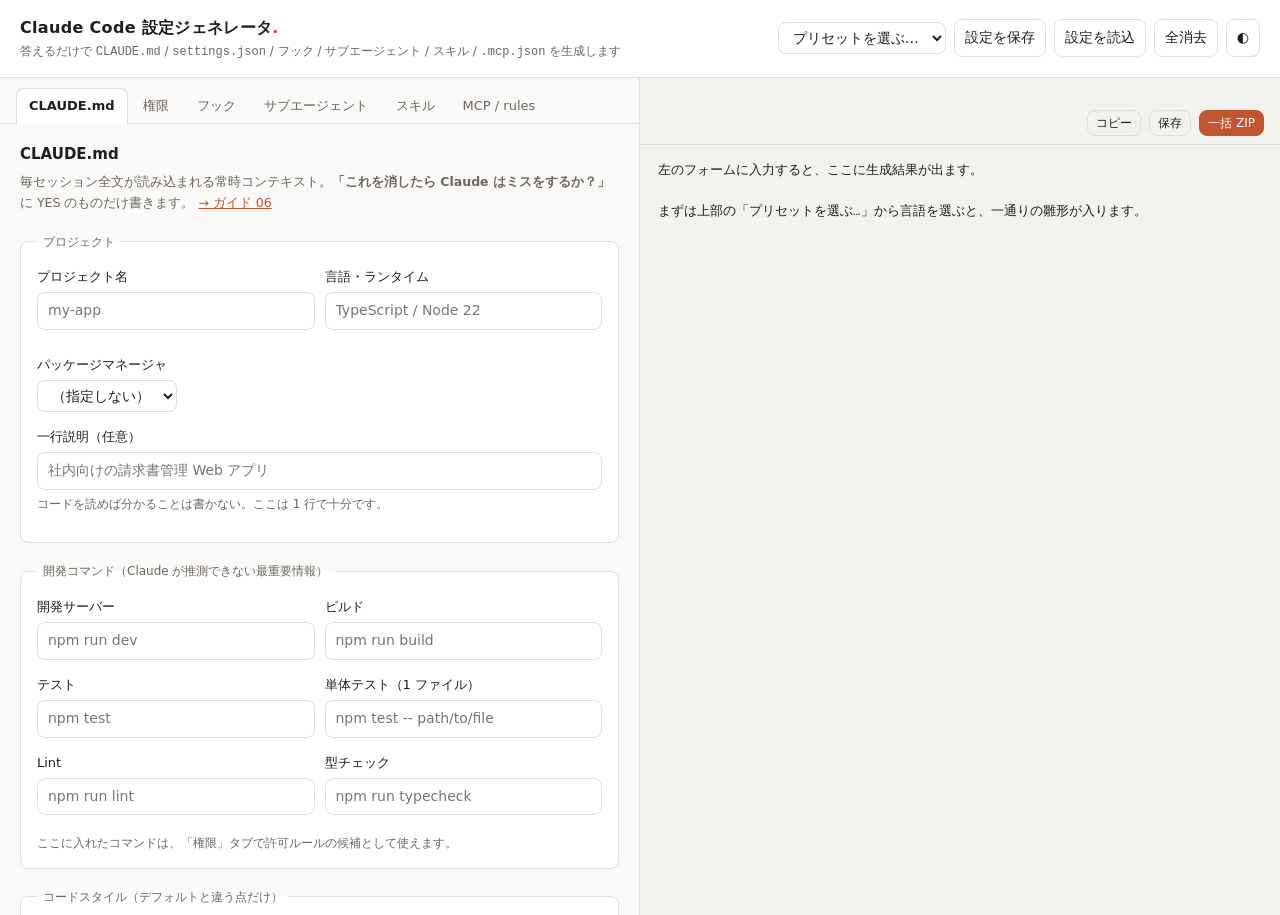
<file: app/index.html>
<!DOCTYPE html>
<html lang="ja">
<head>
<meta charset="utf-8">
<meta name="viewport" content="width=device-width, initial-scale=1">
<title>Claude Code 設定ジェネレータ</title>
<meta name="description" content="質問に答えると CLAUDE.md / settings.json / hooks / サブエージェント / スキル / .mcp.json を生成します。">
<style>
/* ------------------------------------------------------------------
   配色。ライトを基準に、prefers-color-scheme と data-theme の両方で
   ダークへ切り替えられるようにしている（トグルが OS 設定に勝つ）。
   ------------------------------------------------------------------ */
:root {
  --bg: #faf9f7;
  --panel: #ffffff;
  --panel-2: #f4f2ef;
  --text: #1f1d1b;
  --muted: #6b665f;
  --line: #e2ded8;
  --accent: #c1552f;
  --accent-soft: #fdf0ea;
  --warn: #9a6a00;
  --warn-soft: #fdf6e3;
  --danger: #b3261e;
  --danger-soft: #fdecea;
  --ok: #2e6b45;
  --code-bg: #f4f2ef;
  --radius: 8px;
}
@media (prefers-color-scheme: dark) {
  :root {
    --bg: #17161a;
    --panel: #1f1e23;
    --panel-2: #26252b;
    --text: #eceaee;
    --muted: #a09ba6;
    --line: #35333b;
    --accent: #e0855f;
    --accent-soft: #2e211c;
    --warn: #e0b44a;
    --warn-soft: #2c2618;
    --danger: #f08a80;
    --danger-soft: #2f1c1a;
    --ok: #7dc79b;
    --code-bg: #16151a;
  }
}
:root[data-theme="dark"] {
  --bg: #17161a; --panel: #1f1e23; --panel-2: #26252b; --text: #eceaee;
  --muted: #a09ba6; --line: #35333b; --accent: #e0855f; --accent-soft: #2e211c;
  --warn: #e0b44a; --warn-soft: #2c2618; --danger: #f08a80; --danger-soft: #2f1c1a;
  --ok: #7dc79b; --code-bg: #16151a;
}
:root[data-theme="light"] {
  --bg: #faf9f7; --panel: #ffffff; --panel-2: #f4f2ef; --text: #1f1d1b;
  --muted: #6b665f; --line: #e2ded8; --accent: #c1552f; --accent-soft: #fdf0ea;
  --warn: #9a6a00; --warn-soft: #fdf6e3; --danger: #b3261e; --danger-soft: #fdecea;
  --ok: #2e6b45; --code-bg: #f4f2ef;
}

* { box-sizing: border-box; }
html, body { height: 100%; }
body {
  margin: 0;
  background: var(--bg);
  color: var(--text);
  font-family: system-ui, -apple-system, "Hiragino Kaku Gothic ProN", "Noto Sans JP", Meiryo, sans-serif;
  font-size: 14px;
  line-height: 1.7;
}
code, pre, .mono { font-family: ui-monospace, SFMono-Regular, Menlo, Consolas, "Noto Sans Mono", monospace; }

/* ---------- ヘッダー ---------- */
header {
  display: flex; align-items: center; gap: 16px; flex-wrap: wrap;
  padding: 14px 20px;
  border-bottom: 1px solid var(--line);
  background: var(--panel);
}
header h1 { font-size: 16px; margin: 0; letter-spacing: .02em; }
header h1 .dot { color: var(--accent); }
header .sub { color: var(--muted); font-size: 12px; margin: 0; }
header .spacer { flex: 1; }
header .actions { display: flex; gap: 8px; flex-wrap: wrap; align-items: center; }

/* ---------- 共通パーツ ---------- */
button, select, input, textarea {
  font: inherit; color: inherit;
  background: var(--panel);
  border: 1px solid var(--line);
  border-radius: var(--radius);
  padding: 6px 10px;
}
textarea { width: 100%; resize: vertical; min-height: 72px; line-height: 1.6; }
input[type="text"] { width: 100%; }
button { cursor: pointer; }
button:hover { border-color: var(--accent); }
button.primary { background: var(--accent); border-color: var(--accent); color: #fff; }
button.primary:hover { filter: brightness(1.08); }
button.ghost { background: transparent; }
button.mini { padding: 2px 8px; font-size: 12px; }
button.danger { color: var(--danger); }
label { display: block; font-size: 13px; margin-bottom: 4px; }
.hint { color: var(--muted); font-size: 12px; margin: 4px 0 0; }
.row { display: flex; gap: 10px; flex-wrap: wrap; }
.row > * { flex: 1 1 200px; min-width: 0; }
.field { margin-bottom: 14px; }
.chips { display: flex; flex-wrap: wrap; gap: 6px; margin-top: 6px; }
.chip {
  border: 1px dashed var(--line); background: var(--panel-2);
  border-radius: 999px; padding: 2px 10px; font-size: 12px; cursor: pointer;
}
.chip:hover { border-color: var(--accent); color: var(--accent); }
.sw { display: flex; align-items: center; gap: 8px; }
.sw input { width: auto; }

/* ---------- レイアウト ---------- */
main {
  display: grid;
  grid-template-columns: minmax(0, 1fr) minmax(0, 1fr);
  gap: 0;
  height: calc(100vh - 62px);
}
.pane { min-width: 0; overflow-y: auto; }
.pane.form { border-right: 1px solid var(--line); }
.pane.out { background: var(--panel-2); display: flex; flex-direction: column; }

/* ---------- タブ ---------- */
.tabs {
  display: flex; gap: 2px; padding: 10px 16px 0; flex-wrap: wrap;
  position: sticky; top: 0; background: var(--bg); z-index: 5;
  border-bottom: 1px solid var(--line);
}
.tabs button {
  border: 1px solid transparent; border-bottom: none; background: transparent;
  border-radius: var(--radius) var(--radius) 0 0; color: var(--muted);
  padding: 6px 12px; font-size: 13px;
}
.tabs button[aria-selected="true"] {
  background: var(--panel); border-color: var(--line); color: var(--text);
  margin-bottom: -1px; font-weight: 600;
}
.panel { padding: 18px 20px 60px; display: none; }
.panel.active { display: block; }
.panel > h2 { font-size: 15px; margin: 0 0 4px; }
.panel > .lead { color: var(--muted); font-size: 12.5px; margin: 0 0 18px; }
.panel > .lead a { color: var(--accent); }

fieldset {
  border: 1px solid var(--line); border-radius: var(--radius);
  padding: 14px 16px; margin: 0 0 18px; background: var(--panel);
}
legend { font-size: 12px; color: var(--muted); padding: 0 6px; }

/* ---------- 繰り返し項目のカード ---------- */
.card {
  border: 1px solid var(--line); border-radius: var(--radius);
  background: var(--panel); padding: 12px 14px; margin-bottom: 12px;
}
.card > .card-head {
  display: flex; align-items: center; gap: 8px; margin-bottom: 10px;
}
.card > .card-head .title { font-weight: 600; font-size: 13px; flex: 1; }
.empty { color: var(--muted); font-size: 12.5px; padding: 10px 0; }

/* 権限ルールの一覧 */
.rules { display: flex; flex-direction: column; gap: 6px; }
.rule {
  display: flex; align-items: center; gap: 8px;
  background: var(--panel-2); border: 1px solid var(--line);
  border-radius: var(--radius); padding: 4px 6px 4px 10px;
}
.rule .mono { flex: 1; font-size: 12.5px; word-break: break-all; }

/* ---------- 出力ペイン ---------- */
.out-head {
  padding: 12px 16px 0; position: sticky; top: 0; background: var(--panel-2); z-index: 5;
}
.warnings { display: flex; flex-direction: column; gap: 6px; margin-bottom: 10px; }
.warning {
  border-radius: var(--radius); padding: 7px 12px; font-size: 12.5px;
  border: 1px solid transparent;
}
.warning.info { background: var(--accent-soft); border-color: var(--accent); }
.warning.warn { background: var(--warn-soft); border-color: var(--warn); color: var(--warn); }
.warning.error { background: var(--danger-soft); border-color: var(--danger); color: var(--danger); }
.warning b { font-weight: 700; }

.filetabs { display: flex; gap: 6px; flex-wrap: wrap; margin-bottom: 10px; }
.filetabs button {
  font-size: 12px; padding: 3px 9px; background: var(--panel);
  border-radius: 999px; color: var(--muted);
}
.filetabs button[aria-selected="true"] { border-color: var(--accent); color: var(--accent); font-weight: 600; }
.filebar {
  display: flex; align-items: center; gap: 8px; padding: 0 16px 8px;
  background: var(--panel-2);
}
.filebar .path { flex: 1; font-size: 12.5px; color: var(--muted); word-break: break-all; }
pre.code {
  flex: 1; margin: 0; padding: 16px 18px 60px;
  background: var(--code-bg); border-top: 1px solid var(--line);
  overflow: auto; font-size: 12.5px; line-height: 1.65; white-space: pre-wrap; word-break: break-word;
}
.toast {
  position: fixed; bottom: 18px; left: 50%; transform: translateX(-50%);
  background: var(--text); color: var(--bg); padding: 8px 16px;
  border-radius: 999px; font-size: 13px; opacity: 0; pointer-events: none;
  transition: opacity .18s; z-index: 50;
}
.toast.show { opacity: 1; }

#selftest { padding: 16px; background: var(--code-bg); font-size: 12px; white-space: pre-wrap; }

@media (max-width: 900px) {
  main { grid-template-columns: 1fr; height: auto; }
  .pane { overflow: visible; }
  .pane.form { border-right: none; border-bottom: 1px solid var(--line); }
  .tabs, .out-head { position: static; }
  pre.code { max-height: 60vh; }
}
</style>
</head>
<body>

<header>
  <div>
    <h1>Claude Code 設定ジェネレータ<span class="dot">.</span></h1>
    <p class="sub">答えるだけで <code>CLAUDE.md</code> / <code>settings.json</code> / フック / サブエージェント / スキル / <code>.mcp.json</code> を生成します</p>
  </div>
  <div class="spacer"></div>
  <div class="actions">
    <select id="preset" title="プリセットを読み込む">
      <option value="">プリセットを選ぶ…</option>
      <option value="node">Node / TypeScript</option>
      <option value="python">Python</option>
      <option value="go">Go</option>
      <option value="monorepo">モノレポ</option>
    </select>
    <button class="ghost" id="btn-export">設定を保存</button>
    <button class="ghost" id="btn-import">設定を読込</button>
    <button class="ghost" id="btn-reset">全消去</button>
    <button class="ghost" id="btn-theme" title="テーマ切り替え">◐</button>
    <input type="file" id="file-import" accept="application/json,.json" hidden>
  </div>
</header>

<main>
  <!-- ================= 入力ペイン ================= -->
  <section class="pane form">
    <nav class="tabs" role="tablist" id="tabs">
      <button role="tab" data-tab="claudemd" aria-selected="true">CLAUDE.md</button>
      <button role="tab" data-tab="perms" aria-selected="false">権限</button>
      <button role="tab" data-tab="hooks" aria-selected="false">フック</button>
      <button role="tab" data-tab="agents" aria-selected="false">サブエージェント</button>
      <button role="tab" data-tab="skills" aria-selected="false">スキル</button>
      <button role="tab" data-tab="mcp" aria-selected="false">MCP / rules</button>
    </nav>

    <!-- ---------- タブ1: CLAUDE.md ---------- -->
    <div class="panel active" id="panel-claudemd" role="tabpanel">
      <h2>CLAUDE.md</h2>
      <p class="lead">毎セッション全文が読み込まれる常時コンテキスト。<b>「これを消したら Claude はミスをするか？」</b>に YES のものだけ書きます。
        <a href="https://github.com/hayuo8ll-del/ms2/blob/main/docs/06-claude-md.md" target="_blank" rel="noopener">→ ガイド 06</a></p>

      <fieldset>
        <legend>プロジェクト</legend>
        <div class="row">
          <div class="field">
            <label for="f-project">プロジェクト名</label>
            <input type="text" id="f-project" data-bind="meta.project" placeholder="my-app">
          </div>
          <div class="field">
            <label for="f-lang">言語・ランタイム</label>
            <input type="text" id="f-lang" data-bind="meta.lang" placeholder="TypeScript / Node 22">
          </div>
          <div class="field">
            <label for="f-pm">パッケージマネージャ</label>
            <select id="f-pm" data-bind="meta.pm">
              <option value="">（指定しない）</option>
              <option value="npm">npm</option>
              <option value="pnpm">pnpm</option>
              <option value="yarn">yarn</option>
              <option value="bun">bun</option>
              <option value="uv">uv</option>
              <option value="poetry">poetry</option>
              <option value="pip">pip</option>
              <option value="go">go</option>
              <option value="cargo">cargo</option>
            </select>
          </div>
        </div>
        <div class="field">
          <label for="f-summary">一行説明（任意）</label>
          <input type="text" id="f-summary" data-bind="meta.summary" placeholder="社内向けの請求書管理 Web アプリ">
          <p class="hint">コードを読めば分かることは書かない。ここは 1 行で十分です。</p>
        </div>
      </fieldset>

      <fieldset>
        <legend>開発コマンド（Claude が推測できない最重要情報）</legend>
        <div class="row">
          <div class="field"><label for="f-cmd-dev">開発サーバー</label><input type="text" id="f-cmd-dev" data-bind="cmds.dev" placeholder="npm run dev"></div>
          <div class="field"><label for="f-cmd-build">ビルド</label><input type="text" id="f-cmd-build" data-bind="cmds.build" placeholder="npm run build"></div>
        </div>
        <div class="row">
          <div class="field"><label for="f-cmd-test">テスト</label><input type="text" id="f-cmd-test" data-bind="cmds.test" placeholder="npm test"></div>
          <div class="field"><label for="f-cmd-test1">単体テスト（1 ファイル）</label><input type="text" id="f-cmd-test1" data-bind="cmds.testOne" placeholder="npm test -- path/to/file"></div>
        </div>
        <div class="row">
          <div class="field"><label for="f-cmd-lint">Lint</label><input type="text" id="f-cmd-lint" data-bind="cmds.lint" placeholder="npm run lint"></div>
          <div class="field"><label for="f-cmd-type">型チェック</label><input type="text" id="f-cmd-type" data-bind="cmds.typecheck" placeholder="npm run typecheck"></div>
        </div>
        <p class="hint">ここに入れたコマンドは、「権限」タブで許可ルールの候補として使えます。</p>
      </fieldset>

      <fieldset>
        <legend>コードスタイル（デフォルトと違う点だけ）</legend>
        <div class="row">
          <div class="field">
            <label for="f-indent">インデント</label>
            <select id="f-indent" data-bind="style.indent">
              <option value="">（指定しない）</option>
              <option value="space2">半角スペース 2 つ</option>
              <option value="space4">半角スペース 4 つ</option>
              <option value="tab">タブ</option>
            </select>
          </div>
          <div class="field">
            <label for="f-modules">モジュール形式</label>
            <select id="f-modules" data-bind="style.modules">
              <option value="">（指定しない）</option>
              <option value="esm">ES モジュール（CommonJS は使わない）</option>
              <option value="cjs">CommonJS</option>
            </select>
          </div>
        </div>
        <div class="field">
          <label for="f-style-extra">その他のスタイル規約（1 行に 1 つ）</label>
          <textarea id="f-style-extra" data-bind="style.extra" placeholder="import は分割代入する（例: import { foo } from 'bar'）&#10;React コンポーネントは 1 ファイル 1 つ&#10;API ハンドラは src/api/handlers/ に置く"></textarea>
          <p class="hint">❌「コードを適切にフォーマットする」→ ⭕「インデントは半角スペース 2 つ」。検証できる粒度まで具体的に。</p>
        </div>
      </fieldset>

      <fieldset>
        <legend>作業ルール</legend>
        <div class="row">
          <div class="field"><label for="f-branch">ブランチ命名</label><input type="text" id="f-branch" data-bind="workflow.branch" placeholder="feature/<issue番号>-<短い説明>"></div>
          <div class="field"><label for="f-commit">コミット規約</label><input type="text" id="f-commit" data-bind="workflow.commit" placeholder="Conventional Commits（feat: / fix: / chore:）"></div>
        </div>
        <div class="field">
          <label for="f-workflow-extra">その他の作業ルール（1 行に 1 つ）</label>
          <textarea id="f-workflow-extra" data-bind="workflow.extra" placeholder="!コミット前に必ず npm run typecheck を実行する&#10;テストスイート全体ではなく単体テストを優先して実行する&#10;main ブランチに直接プッシュしない"></textarea>
          <p class="hint">行頭に <code>!</code> を付けると <code>**IMPORTANT:**</code> が付き、遵守率が上がります。</p>
        </div>
      </fieldset>

      <fieldset>
        <legend>落とし穴・環境の癖</legend>
        <div class="field">
          <label for="f-pitfalls">非自明なハマりどころ（1 行に 1 つ）</label>
          <textarea id="f-pitfalls" data-bind="pitfalls" placeholder="テストの前に docker compose up -d で Postgres を起動する必要がある&#10;src/legacy/ は自動生成なので手で編集しない&#10;環境変数 API_BASE_URL が無いと開発サーバーが落ちる"></textarea>
        </div>
        <div class="field">
          <label for="f-imports">@ インポート（1 行に 1 パス）</label>
          <textarea id="f-imports" data-bind="importsRaw" placeholder="README.md&#10;docs/git-instructions.md"></textarea>
          <p class="hint">インポート先も起動時に読み込まれます。分割は整理のためで、コンテキスト削減にはなりません。</p>
        </div>
      </fieldset>
    </div>

    <!-- ---------- タブ2: 権限 ---------- -->
    <div class="panel" id="panel-perms" role="tabpanel">
      <h2>権限（.claude/settings.json）</h2>
      <p class="lead">モードが土台、その上に allow / ask / deny を重ねます。deny と ask は<b>全モードで有効</b>です。
        <a href="https://github.com/hayuo8ll-del/ms2/blob/main/docs/07-permissions-security.md" target="_blank" rel="noopener">→ ガイド 07</a></p>

      <fieldset>
        <legend>権限モード</legend>
        <div class="field">
          <label for="f-mode">defaultMode</label>
          <select id="f-mode" data-bind="perms.defaultMode">
            <option value="">（設定しない）</option>
            <option value="default">default — 毎回確認（UI 表示は Manual）</option>
            <option value="acceptEdits">acceptEdits — 編集を自動承認</option>
            <option value="plan">plan — 調べるが変更しない</option>
            <option value="auto">auto — 分類モデルが危険な操作だけ止める</option>
            <option value="dontAsk">dontAsk — 事前承認したものだけ（CI 向け）</option>
            <option value="bypassPermissions">bypassPermissions — すべてスキップ</option>
          </select>
          <p class="hint" id="mode-desc"></p>
        </div>
      </fieldset>

      <fieldset>
        <legend>allow（確認なしで通す）</legend>
        <div class="row">
          <div class="field" style="flex: 3 1 260px;"><input type="text" id="in-allow" placeholder="Bash(npm test)"></div>
          <div class="field" style="flex: 0 0 auto;"><button class="primary" id="add-allow">追加</button></div>
        </div>
        <div class="chips" id="chips-allow"></div>
        <div class="rules" id="list-allow"></div>
      </fieldset>

      <fieldset>
        <legend>ask（常に確認する）</legend>
        <div class="row">
          <div class="field" style="flex: 3 1 260px;"><input type="text" id="in-ask" placeholder="Bash(git push *)"></div>
          <div class="field" style="flex: 0 0 auto;"><button class="primary" id="add-ask">追加</button></div>
        </div>
        <div class="chips" id="chips-ask"></div>
        <div class="rules" id="list-ask"></div>
      </fieldset>

      <fieldset>
        <legend>deny（常に拒否する）</legend>
        <div class="row">
          <div class="field" style="flex: 3 1 260px;"><input type="text" id="in-deny" placeholder="Read(.env)"></div>
          <div class="field" style="flex: 0 0 auto;"><button class="primary" id="add-deny">追加</button></div>
        </div>
        <div class="chips" id="chips-deny"></div>
        <div class="rules" id="list-deny"></div>
      </fieldset>

      <fieldset>
        <legend>その他</legend>
        <div class="field sw">
          <input type="checkbox" id="f-automemory" data-bind="perms.autoMemoryDisabled">
          <label for="f-automemory" style="margin:0">オートメモリを無効にする（<code>autoMemoryEnabled: false</code>）</label>
        </div>
        <div class="field">
          <label for="f-env">環境変数（<code>KEY=VALUE</code> を 1 行に 1 つ）</label>
          <textarea id="f-env" data-bind="envRaw" placeholder="NODE_ENV=development"></textarea>
          <p class="hint">認証情報はここに書かないでください。<code>settings.json</code> は git にコミットされます。</p>
        </div>
      </fieldset>
    </div>

    <!-- ---------- タブ3: フック ---------- -->
    <div class="panel" id="panel-hooks" role="tabpanel">
      <h2>フック</h2>
      <p class="lead">CLAUDE.md の指示が「お願い」なのに対し、フックは<b>必ず発火します</b>。ガードレールはここに置きます。
        <a href="https://github.com/hayuo8ll-del/ms2/blob/main/docs/08-extensions.md#hooks" target="_blank" rel="noopener">→ ガイド 08</a></p>
      <div class="field">
        <p class="hint" style="margin-bottom:8px">よく使う構成をそのまま追加できます:</p>
        <div class="chips" id="chips-hooks"></div>
      </div>
      <div id="list-hooks"></div>
      <button class="primary" id="add-hook">＋ フックを追加</button>
    </div>

    <!-- ---------- タブ4: サブエージェント ---------- -->
    <div class="panel" id="panel-agents" role="tabpanel">
      <h2>サブエージェント</h2>
      <p class="lead">独自のコンテキスト・ツール権限を持つ隔離ワーカー。調査や大量のファイル読み込みを任せると、メインの会話には要約だけが返ります。
        <a href="https://github.com/hayuo8ll-del/ms2/blob/main/docs/08-extensions.md#subagents" target="_blank" rel="noopener">→ ガイド 08-5</a></p>
      <div class="field"><div class="chips" id="chips-agents"></div></div>
      <div id="list-agents"></div>
      <button class="primary" id="add-agent">＋ サブエージェントを追加</button>
    </div>

    <!-- ---------- タブ5: スキル ---------- -->
    <div class="panel" id="panel-skills" role="tabpanel">
      <h2>スキル</h2>
      <p class="lead">本文は使うときにだけ読み込まれるので、長い手順書を置いてもコンテキストをほとんど消費しません。<code>/名前</code> で呼び出せます。
        <a href="https://github.com/hayuo8ll-del/ms2/blob/main/docs/08-extensions.md#skills" target="_blank" rel="noopener">→ ガイド 08-2</a></p>
      <div class="field"><div class="chips" id="chips-skills"></div></div>
      <div id="list-skills"></div>
      <button class="primary" id="add-skill">＋ スキルを追加</button>
    </div>

    <!-- ---------- タブ6: MCP / rules ---------- -->
    <div class="panel" id="panel-mcp" role="tabpanel">
      <h2>MCP サーバー</h2>
      <p class="lead">「別のツールからチャットにデータをコピーしている」と気づいたら、それが MCP を繋ぐサインです。<code>.mcp.json</code> はチーム共有（project スコープ）になります。
        <a href="https://github.com/hayuo8ll-del/ms2/blob/main/docs/08-extensions.md#mcp" target="_blank" rel="noopener">→ ガイド 08-4</a></p>
      <div class="field"><div class="chips" id="chips-mcp"></div></div>
      <div id="list-mcp"></div>
      <button class="primary" id="add-mcp">＋ MCP サーバーを追加</button>

      <h2 style="margin-top:32px">パススコープルール（.claude/rules/）</h2>
      <p class="lead">特定のファイルを扱うときだけ読み込まれるルール。CLAUDE.md が 200 行を超えたら、ここへ移すとコンテキストを節約できます。
        <a href="https://github.com/hayuo8ll-del/ms2/blob/main/docs/06-claude-md.md#rules-dir" target="_blank" rel="noopener">→ ガイド 06-6</a></p>
      <div id="list-rules"></div>
      <button class="primary" id="add-rule">＋ ルールを追加</button>
    </div>
  </section>

  <!-- ================= 出力ペイン ================= -->
  <section class="pane out">
    <div class="out-head">
      <div class="warnings" id="warnings"></div>
      <div class="filetabs" id="filetabs"></div>
    </div>
    <div class="filebar">
      <span class="path mono" id="filepath"></span>
      <button class="mini ghost" id="btn-copy">コピー</button>
      <button class="mini ghost" id="btn-download">保存</button>
      <button class="mini primary" id="btn-zip">一括 ZIP</button>
    </div>
    <pre class="code" id="output"></pre>
  </section>
</main>

<div class="toast" id="toast"></div>

<script>
"use strict";
/* ==================================================================
   Claude Code 設定ジェネレータ
   依存ゼロ。state（下記）を唯一の真実とし、state → 文字列 の純粋関数で
   すべての成果物を組み立てる。UI は state を書き換えて render() を呼ぶだけ。
   ================================================================== */

/* ------------------------------------------------------------------
   1. 状態
   ------------------------------------------------------------------ */

const STORAGE_KEY = "cc-config-generator/v1";

function emptyState() {
  return {
    meta: { project: "", lang: "", pm: "", summary: "" },
    cmds: { dev: "", build: "", test: "", testOne: "", lint: "", typecheck: "" },
    style: { indent: "", modules: "", extra: "" },
    workflow: { branch: "", commit: "", extra: "" },
    pitfalls: "",
    importsRaw: "",
    perms: { defaultMode: "", allow: [], ask: [], deny: [], autoMemoryDisabled: false },
    envRaw: "",
    hooks: [],
    agents: [],
    skills: [],
    mcp: [],
    rules: [],
  };
}

let state = emptyState();
let activeFile = 0;

/* state のパス指定で読み書きする（data-bind="cmds.test" 用） */
function getPath(obj, path) {
  return path.split(".").reduce((o, k) => (o == null ? o : o[k]), obj);
}
function setPath(obj, path, value) {
  const keys = path.split(".");
  const last = keys.pop();
  const target = keys.reduce((o, k) => (o[k] = o[k] || {}), obj);
  target[last] = value;
}

/* ------------------------------------------------------------------
   2. 小さなユーティリティ
   ------------------------------------------------------------------ */

const $ = (sel, root) => (root || document).querySelector(sel);
const $$ = (sel, root) => Array.from((root || document).querySelectorAll(sel));

/** 改行区切りのテキストを、空行を落とした配列にする */
function lines(text) {
  return String(text || "")
    .split("\n")
    .map((s) => s.trim())
    .filter(Boolean);
}

/** KEY=VALUE の行を { KEY: VALUE } にする */
function parseEnv(text) {
  const out = {};
  for (const line of lines(text)) {
    const i = line.indexOf("=");
    if (i > 0) out[line.slice(0, i).trim()] = line.slice(i + 1).trim();
  }
  return out;
}

/**
 * YAML のスカラー値を、必要なときだけ引用符で囲む。
 * 日本語をそのまま平文で書けるよう、YAML が誤読する形のときだけ引用する。
 */
function yamlValue(v) {
  const s = String(v);
  const needsQuote =
    s === "" ||
    s !== s.trim() ||
    /[\n\r]/.test(s) ||
    /^[-?:,[\]{}#&*!|>'"%@`]/.test(s) ||
    /:\s/.test(s) ||
    /\s#/.test(s);
  if (!needsQuote) return s;
  return '"' + s.replace(/\\/g, "\\\\").replace(/"/g, '\\"') + '"';
}

/** ディレクトリ名・コマンド名に使える形かどうか */
function isKebab(s) {
  return /^[a-z0-9]+(-[a-z0-9]+)*$/.test(s);
}

function esc(s) {
  return String(s).replace(/&/g, "&amp;").replace(/</g, "&lt;").replace(/>/g, "&gt;");
}

let toastTimer = null;
function toast(msg) {
  const el = $("#toast");
  el.textContent = msg;
  el.classList.add("show");
  clearTimeout(toastTimer);
  toastTimer = setTimeout(() => el.classList.remove("show"), 1600);
}

/* ------------------------------------------------------------------
   3. 生成ロジック（すべて state → 文字列の純粋関数）
   ------------------------------------------------------------------ */

const INDENT_LABEL = {
  space2: "インデントは半角スペース 2 つ",
  space4: "インデントは半角スペース 4 つ",
  tab: "インデントはタブ",
};
const MODULE_LABEL = {
  esm: "ES モジュール（import/export）を使う。CommonJS（require）は使わない",
  cjs: "CommonJS（require/module.exports）を使う",
};

/** 行頭の "!" を IMPORTANT に変換する */
function ruleLine(s) {
  return s.startsWith("!") ? "**IMPORTANT:** " + s.slice(1).trim() : s;
}

function buildClaudeMd(st) {
  const out = [];
  const title = st.meta.project || "プロジェクト";
  out.push("# " + title, "");
  if (st.meta.summary) out.push(st.meta.summary, "");

  const facts = [];
  if (st.meta.lang) facts.push("- 言語・ランタイム: " + st.meta.lang);
  if (st.meta.pm) facts.push("- パッケージマネージャは `" + st.meta.pm + "` を使う（他のものは使わない）");
  if (facts.length) out.push("## 環境", "", ...facts, "");

  const cmdRows = [
    ["開発サーバー", st.cmds.dev],
    ["ビルド", st.cmds.build],
    ["テスト（全体）", st.cmds.test],
    ["テスト（単体）", st.cmds.testOne],
    ["Lint", st.cmds.lint],
    ["型チェック", st.cmds.typecheck],
  ].filter(([, v]) => v);
  if (cmdRows.length) {
    out.push("## コマンド", "", "| 用途 | コマンド |", "| --- | --- |");
    for (const [k, v] of cmdRows) out.push("| " + k + " | `" + v + "` |");
    out.push("");
  }

  const styleLines = [];
  if (INDENT_LABEL[st.style.indent]) styleLines.push("- " + INDENT_LABEL[st.style.indent]);
  if (MODULE_LABEL[st.style.modules]) styleLines.push("- " + MODULE_LABEL[st.style.modules]);
  for (const l of lines(st.style.extra)) styleLines.push("- " + ruleLine(l));
  if (styleLines.length) out.push("## コードスタイル", "", ...styleLines, "");

  const wfLines = [];
  if (st.workflow.branch) wfLines.push("- ブランチ名は `" + st.workflow.branch + "` の形式にする");
  if (st.workflow.commit) wfLines.push("- コミットメッセージは " + st.workflow.commit + "に従う");
  for (const l of lines(st.workflow.extra)) wfLines.push("- " + ruleLine(l));
  if (wfLines.length) out.push("## 作業ルール", "", ...wfLines, "");

  const pit = lines(st.pitfalls);
  if (pit.length) out.push("## 落とし穴", "", ...pit.map((l) => "- " + ruleLine(l)), "");

  const imp = lines(st.importsRaw);
  if (imp.length) {
    out.push("## 参照", "", ...imp.map((p) => "@" + p.replace(/^@/, "")), "");
  }

  // 末尾の空行を 1 本に整える
  while (out.length && out[out.length - 1] === "") out.pop();
  return out.join("\n") + "\n";
}

/**
 * settings.json を組み立てる。
 * 権限タブとフックタブの内容を 1 つのオブジェクトに統合する
 * （hooks はイベント名を兄弟キーとして並べる形を守る）。
 */
function buildSettings(st) {
  const settings = {};

  const permissions = {};
  if (st.perms.defaultMode) permissions.defaultMode = st.perms.defaultMode;
  for (const key of ["allow", "ask", "deny"]) {
    if (st.perms[key] && st.perms[key].length) permissions[key] = st.perms[key].slice();
  }
  if (Object.keys(permissions).length) settings.permissions = permissions;

  if (st.perms.autoMemoryDisabled) settings.autoMemoryEnabled = false;

  const env = parseEnv(st.envRaw);
  if (Object.keys(env).length) settings.env = env;

  const hooks = {};
  for (const h of st.hooks) {
    if (!h.event || !h.command) continue;
    (hooks[h.event] = hooks[h.event] || []).push({
      matcher: h.matcher || "",
      hooks: [{ type: "command", command: h.command }],
    });
  }
  if (Object.keys(hooks).length) settings.hooks = hooks;

  return settings;
}

function buildSettingsJson(st) {
  return JSON.stringify(buildSettings(st), null, 2) + "\n";
}

/** サブエージェント 1 件 → Markdown */
function buildAgentMd(a) {
  const fm = ["---"];
  fm.push("name: " + yamlValue(a.name || "unnamed"));
  fm.push("description: " + yamlValue(a.description || ""));
  if (a.tools && a.tools.length) fm.push("tools: " + a.tools.join(", "));
  if (a.model) fm.push("model: " + a.model);
  if (a.skills) fm.push("skills: " + a.skills);
  if (a.isolation) fm.push("isolation: " + a.isolation);
  fm.push("---", "", "");
  return fm.join("\n") + (a.body || "").trim() + "\n";
}

/** スキル 1 件 → SKILL.md */
function buildSkillMd(s) {
  const fm = ["---"];
  fm.push("name: " + yamlValue(s.name || "unnamed"));
  fm.push("description: " + yamlValue(s.description || ""));
  if (s.disableModelInvocation) fm.push("disable-model-invocation: true");
  if (s.allowedTools) fm.push("allowed-tools: " + s.allowedTools);
  if (s.context) fm.push("context: " + s.context);
  fm.push("---", "", "");
  return fm.join("\n") + (s.body || "").trim() + "\n";
}

/** パススコープルール 1 件 → Markdown */
function buildRuleMd(r) {
  const out = [];
  const paths = lines(r.pathsRaw);
  if (paths.length) {
    out.push("---", "paths:");
    for (const p of paths) out.push('  - "' + p + '"');
    out.push("---", "");
  }
  out.push((r.body || "").trim());
  return out.join("\n") + "\n";
}

/** .mcp.json を組み立てる */
function buildMcpJson(st) {
  const servers = {};
  for (const m of st.mcp) {
    if (!m.name) continue;
    const entry = { type: m.transport || "http" };
    if (entry.type === "stdio") {
      delete entry.type; // stdio はコマンド指定だけで判別できる
      entry.command = m.command || "";
      const args = lines(m.argsRaw);
      if (args.length) entry.args = args;
    } else {
      entry.url = m.url || "";
    }
    const env = parseEnv(m.envRaw);
    if (Object.keys(env).length) entry.env = env;
    servers[m.name] = entry;
  }
  return JSON.stringify({ mcpServers: servers }, null, 2) + "\n";
}

/** .mcp.json と等価な claude mcp add コマンド列 */
function buildMcpCommands(st) {
  const out = [];
  for (const m of st.mcp) {
    if (!m.name) continue;
    const scope = m.scope && m.scope !== "local" ? " --scope " + m.scope : "";
    const transport = m.transport || "http";
    if (transport === "stdio") {
      const envs = Object.entries(parseEnv(m.envRaw))
        .map(([k, v]) => ' --env ' + k + '="' + v + '"')
        .join("");
      out.push(
        "claude mcp add --transport stdio " + m.name + scope + envs +
          " -- " + [m.command || "", ...lines(m.argsRaw)].join(" ").trim()
      );
    } else {
      out.push("claude mcp add --transport " + transport + " " + m.name + scope + " " + (m.url || ""));
    }
  }
  return out.length ? out.join("\n") + "\n" : "";
}

/** CLAUDE.md に書くことが 1 つでもあるか */
function hasClaudeMdContent(st) {
  return Boolean(
    st.meta.project || st.meta.lang || st.meta.pm || st.meta.summary ||
    Object.values(st.cmds).some(Boolean) ||
    st.style.indent || st.style.modules || lines(st.style.extra).length ||
    st.workflow.branch || st.workflow.commit || lines(st.workflow.extra).length ||
    lines(st.pitfalls).length || lines(st.importsRaw).length
  );
}

/**
 * 生成物の一覧を作る。
 * 返り値: [{ path, content }]（中身が空のものは含めない）
 */
function buildFiles(st) {
  const files = [];

  if (hasClaudeMdContent(st)) files.push({ path: "CLAUDE.md", content: buildClaudeMd(st) });

  const settings = buildSettings(st);
  if (Object.keys(settings).length) {
    files.push({ path: ".claude/settings.json", content: JSON.stringify(settings, null, 2) + "\n" });
  }

  for (const a of st.agents) {
    if (!a.name) continue;
    files.push({ path: ".claude/agents/" + a.name + ".md", content: buildAgentMd(a) });
  }
  for (const s of st.skills) {
    if (!s.name) continue;
    files.push({ path: ".claude/skills/" + s.name + "/SKILL.md", content: buildSkillMd(s) });
  }
  for (const r of st.rules) {
    if (!r.name) continue;
    files.push({ path: ".claude/rules/" + r.name + ".md", content: buildRuleMd(r) });
  }
  if (st.mcp.some((m) => m.name)) {
    files.push({ path: ".mcp.json", content: buildMcpJson(st) });
    const cmds = buildMcpCommands(st);
    if (cmds) {
      files.push({
        path: "mcp-add.sh",
        content: "#!/usr/bin/env bash\n# .mcp.json を作らず CLI で追加する場合はこちら\nset -euo pipefail\n\n" + cmds,
      });
    }
  }
  return files;
}

/* ------------------------------------------------------------------
   4. 警告（ガイドの判断基準をそのままチェックにする）
   ------------------------------------------------------------------ */

/** 認証情報らしき文字列 */
const SECRET_PATTERNS = [
  { re: /\bsk-[A-Za-z0-9_-]{16,}/, label: "API キーらしき文字列（sk-...）" },
  { re: /\bgh[pousr]_[A-Za-z0-9]{16,}/, label: "GitHub トークンらしき文字列（ghp_...）" },
  { re: /\bAKIA[0-9A-Z]{12,}/, label: "AWS アクセスキーらしき文字列（AKIA...）" },
  { re: /\bxox[baprs]-[A-Za-z0-9-]{10,}/, label: "Slack トークンらしき文字列（xox...）" },
  { re: /(password|passwd|secret|api[_-]?key|token)\s*[:=]\s*\S{6,}/i, label: "パスワード／シークレットらしき記述" },
];

/** auto モードで無効化される「広すぎる allow」 */
function isBroadAllow(rule) {
  return (
    /^Bash\(\*\)$/.test(rule) ||
    /^Bash\([^)]*\*\)$/.test(rule) && !/\s/.test(rule.slice(5, -1).replace("*", "")) ||
    /^(npm|pnpm|yarn|bun) run \*/.test(rule) ||
    /^Bash\((npm|pnpm|yarn|bun) run \*\)$/.test(rule) ||
    rule === "Agent" ||
    rule === "*"
  );
}

function computeWarnings(st) {
  const w = [];
  const md = buildClaudeMd(st);
  const lineCount = md.split("\n").length;

  if (lineCount > 200) {
    w.push({
      level: "warn",
      msg: "CLAUDE.md が " + lineCount + " 行あります。200 行を超えると遵守率が下がります。パススコープルール（.claude/rules/）かスキルへ移してください。",
    });
  }

  // シークレット検出。CLAUDE.md と settings.json は git にコミットされる。
  const haystack = [md, JSON.stringify(buildSettings(st)), buildMcpJson(st)].join("\n");
  for (const p of SECRET_PATTERNS) {
    if (p.re.test(haystack)) {
      w.push({ level: "error", msg: p.label + " が含まれています。これらのファイルは git にコミットされます。値は環境変数に逃がしてください。" });
    }
  }

  if (st.perms.defaultMode === "bypassPermissions") {
    w.push({ level: "error", msg: "bypassPermissions は隔離されたコンテナ・VM 専用です。確認を減らしたいだけなら auto モードを使ってください。" });
  }
  if (st.perms.defaultMode === "dontAsk" && !st.perms.allow.length) {
    w.push({ level: "warn", msg: "dontAsk は allow に無いものをすべて拒否します。必要なツールを allow に列挙してください。" });
  }

  const broad = st.perms.allow.filter(isBroadAllow);
  if (broad.length) {
    w.push({ level: "warn", msg: "広すぎる allow（" + broad.join(", ") + "）は auto モードに入ると無効化されます。`Bash(npm test)` のように具体化してください。" });
  }

  const denies = st.perms.deny.join(" ");
  if (st.perms.allow.length && !/\.env/.test(denies)) {
    w.push({ level: "info", msg: "deny に `Read(.env)` を入れておくと、認証情報を読ませない確実な防御になります。" });
  }

  // 名前の重複・書式
  const named = [
    ["サブエージェント", st.agents],
    ["スキル", st.skills],
    ["ルール", st.rules],
  ];
  for (const [label, items] of named) {
    const names = items.map((i) => i.name).filter(Boolean);
    const dup = names.filter((n, i) => names.indexOf(n) !== i);
    if (dup.length) w.push({ level: "error", msg: label + "の名前が重複しています: " + [...new Set(dup)].join(", ") });
    for (const n of names) {
      if (!isKebab(n)) w.push({ level: "warn", msg: label + '「' + n + '」の名前は小文字のケバブケース（例: code-review）にしてください。ディレクトリ名がそのままコマンド名になります。' });
    }
  }
  for (const s of st.skills) {
    if (s.name && !s.description) w.push({ level: "warn", msg: "スキル「" + s.name + "」に description がありません。Claude はこれを見て使うか判断するので、無いと呼ばれません。" });
  }
  for (const a of st.agents) {
    if (a.name && !a.description) w.push({ level: "warn", msg: "サブエージェント「" + a.name + "」に description がありません。委譲の判断材料になります。" });
  }
  for (const h of st.hooks) {
    if (h.event && !h.command) w.push({ level: "warn", msg: h.event + " フックのコマンドが空です。" });
  }
  for (const m of st.mcp) {
    if (!m.name) continue;
    if ((m.transport || "http") === "stdio" && !m.command) {
      w.push({ level: "warn", msg: "MCP サーバー「" + m.name + "」は stdio ですが command が空です。" });
    }
    if ((m.transport || "http") !== "stdio" && !m.url) {
      w.push({ level: "warn", msg: "MCP サーバー「" + m.name + "」の URL が空です。" });
    }
  }
  return w;
}

/* ------------------------------------------------------------------
   5. DOM 生成のヘルパー
   ------------------------------------------------------------------ */

function h(tag, props, children) {
  const el = document.createElement(tag);
  for (const [k, v] of Object.entries(props || {})) {
    if (k === "class") el.className = v;
    else if (k === "text") el.textContent = v;
    else if (k === "html") el.innerHTML = v;
    else if (k.startsWith("on")) el.addEventListener(k.slice(2), v);
    else if (v === true) el.setAttribute(k, "");
    else if (v !== false && v != null) el.setAttribute(k, v);
  }
  for (const c of children || []) if (c) el.appendChild(c);
  return el;
}

/** ラベル付きのフィールドを作る */
function field(labelText, input, hint) {
  const kids = [];
  if (labelText) kids.push(h("label", { text: labelText }));
  kids.push(input);
  if (hint) kids.push(h("p", { class: "hint", text: hint }));
  return h("div", { class: "field" }, kids);
}

/** obj[key] を編集するテキスト入力。入力のたびに出力だけ作り直す */
function textInput(obj, key, placeholder) {
  const el = h("input", { type: "text", placeholder: placeholder || "" });
  el.value = obj[key] || "";
  el.addEventListener("input", () => { obj[key] = el.value; touched(); });
  return el;
}

function textArea(obj, key, placeholder, rows) {
  const el = h("textarea", { placeholder: placeholder || "", rows: rows || 4 });
  el.value = obj[key] || "";
  el.addEventListener("input", () => { obj[key] = el.value; touched(); });
  return el;
}

function selectInput(obj, key, options) {
  const el = h("select", {}, options.map(([v, label]) => h("option", { value: v, text: label })));
  el.value = obj[key] || "";
  el.addEventListener("change", () => { obj[key] = el.value; touched(); renderLists(); });
  return el;
}

function checkboxInput(obj, key, labelText) {
  const box = h("input", { type: "checkbox" });
  box.checked = Boolean(obj[key]);
  box.addEventListener("change", () => { obj[key] = box.checked; touched(); });
  const id = "cb-" + Math.random().toString(36).slice(2, 9);
  box.id = id;
  return h("div", { class: "field sw" }, [box, h("label", { for: id, style: "margin:0", text: labelText })]);
}

/** カード（繰り返し項目 1 件分の枠） */
function card(title, list, index, children) {
  return h("div", { class: "card" }, [
    h("div", { class: "card-head" }, [
      h("span", { class: "title", text: title }),
      h("button", {
        class: "mini ghost danger",
        text: "削除",
        onclick: () => { list.splice(index, 1); touched(); renderLists(); },
      }),
    ]),
    ...children,
  ]);
}

/* ------------------------------------------------------------------
   6. 選択肢の定義
   ------------------------------------------------------------------ */

const HOOK_EVENTS = [
  ["SessionStart", "SessionStart — セッション開始・再開時"],
  ["UserPromptSubmit", "UserPromptSubmit — プロンプト送信時"],
  ["PreToolUse", "PreToolUse — ツール実行の直前（ブロックできる）"],
  ["PermissionRequest", "PermissionRequest — 権限判断が必要になったとき"],
  ["PostToolUse", "PostToolUse — ツール実行の成功後"],
  ["Notification", "Notification — 通知が送られるとき"],
  ["Stop", "Stop — 応答を終えたとき（ターン終了をブロックできる）"],
  ["SubagentStop", "SubagentStop — サブエージェント終了時"],
  ["PreCompact", "PreCompact — コンテキスト圧縮の前"],
  ["SessionEnd", "SessionEnd — セッション終了時"],
  ["InstructionsLoaded", "InstructionsLoaded — CLAUDE.md 等の読み込み時"],
  ["Setup", "Setup — 一度きりの準備処理"],
];

const AGENT_TOOLS = ["Read", "Grep", "Glob", "Bash", "Edit", "Write", "WebFetch", "WebSearch"];

const MODE_DESC = {
  default: "読み取り以外は毎回確認します。使い始めや、業務コードを触るときの基本。",
  acceptEdits: "作業ディレクトリ内の編集と基本的なファイル操作コマンドが自動で通ります。差分は後から git diff で確認する進め方向け。",
  plan: "調査と計画は行いますが、ソースは変更しません。",
  auto: "分類モデルが実行前にレビューし、依頼の範囲を超える操作や危険な操作だけを止めます。長い作業向け。広すぎる allow ルールはこのモードで無効化されます。",
  dontAsk: "確認が必要な操作をすべて自動的に拒否します。allow に列挙したものだけが動くので、CI など入力できない環境向け。",
  bypassPermissions: "⚠️ すべての確認と安全チェックを無効化します。隔離されたコンテナ・VM 以外では使わないでください。",
};

/* よく使う許可ルールの候補（クリックで追加） */
const RULE_SUGGESTIONS = {
  allow: ["Read", "Bash(git log *)", "Bash(git diff *)", "Bash(git status)", "Bash(ls *)"],
  ask: ["Bash(git push *)", "Bash(gh pr create *)", "WebFetch"],
  deny: ["Read(.env)", "Read(./secrets/**)", "Edit(.env)", "Bash(rm -rf *)", "Bash(curl * | bash)"],
};

/* フックのプリセット */
const HOOK_PRESETS = [
  {
    label: "編集後に Prettier",
    event: "PostToolUse", matcher: "Edit|Write",
    command: "jq -r '.tool_input.file_path' | xargs npx prettier --write",
  },
  {
    label: "編集後に black",
    event: "PostToolUse", matcher: "Edit|Write",
    command: "jq -r '.tool_input.file_path' | grep '\\.py$' | xargs -r black -q",
  },
  {
    label: "編集後に gofmt",
    event: "PostToolUse", matcher: "Edit|Write",
    command: "jq -r '.tool_input.file_path' | grep '\\.go$' | xargs -r gofmt -w",
  },
  {
    label: "危険なコマンドをブロック",
    event: "PreToolUse", matcher: "Bash",
    command: "jq -r '.tool_input.command' | grep -Eq '(rm -rf /|git push --force|DROP TABLE)' && { echo '禁止されたコマンドです' >&2; exit 2; } || exit 0",
  },
  {
    label: "入力待ちを通知（macOS）",
    event: "Notification", matcher: "",
    command: "osascript -e 'display notification \"Claude Code needs your attention\" with title \"Claude Code\"'",
  },
  {
    label: "入力待ちを通知（Linux）",
    event: "Notification", matcher: "",
    command: "notify-send 'Claude Code' '入力待ちです'",
  },
  {
    label: "起動時にセットアップ",
    event: "SessionStart", matcher: "",
    command: "npm install --silent",
  },
];

/* サブエージェントのプリセット */
const AGENT_PRESETS = [
  {
    label: "security-reviewer",
    name: "security-reviewer",
    description: "セキュリティ脆弱性の観点でコードをレビューする",
    tools: ["Read", "Grep", "Glob", "Bash"],
    model: "opus",
    body:
      "あなたはシニアセキュリティエンジニアです。以下の観点でコードをレビューしてください:\n\n" +
      "- インジェクション脆弱性（SQL、XSS、コマンドインジェクション）\n" +
      "- 認証・認可の不備\n" +
      "- コード中のシークレットや認証情報\n" +
      "- 安全でないデータ処理\n\n" +
      "具体的な行番号と修正案を示してください。",
  },
  {
    label: "explorer",
    name: "explorer",
    description: "コードベースを横断的に調査し、要約だけを返す。実装がどこにあるか探すときに使う",
    tools: ["Read", "Grep", "Glob"],
    model: "sonnet",
    body:
      "あなたは調査専門のエージェントです。依頼された対象について、関連するファイルを網羅的に探し、\n" +
      "次の形式で簡潔に報告してください。ファイルの中身を長く引用しないこと。\n\n" +
      "1. 結論（3 行以内）\n" +
      "2. 関連ファイルと役割（path:line 形式）\n" +
      "3. 呼び出し経路",
  },
  {
    label: "test-writer",
    name: "test-writer",
    description: "既存の実装に対するテストを書き、通るまで直す",
    tools: ["Read", "Grep", "Glob", "Edit", "Write", "Bash"],
    model: "sonnet",
    body:
      "既存のテストの書き方に合わせてテストを追加してください。\n\n" +
      "- 正常系だけでなく境界値と異常系を含める\n" +
      "- 実装に合わせてテストを緩めない。失敗したらまず実装を疑う\n" +
      "- 追加したテストが実際に通ることをコマンドで確認してから報告する",
  },
];

/* スキルのプリセット */
const SKILL_PRESETS = [
  {
    label: "deploy（手動起動）",
    name: "deploy",
    description: "本番環境へデプロイする手順",
    disableModelInvocation: true,
    body:
      "本番デプロイを実行する。\n\n" +
      "1. `main` ブランチが最新か確認する\n" +
      "2. テストと型チェックを実行し、通ることを確認する\n" +
      "3. `npm run build` でビルドする\n" +
      "4. デプロイコマンドを実行する\n" +
      "5. ヘルスチェックの URL を叩き、200 が返ることを確認する\n" +
      "6. 失敗していたらロールバック手順を提示して停止する",
  },
  {
    label: "fix-issue（引数あり）",
    name: "fix-issue",
    description: "GitHub の Issue を修正する",
    disableModelInvocation: true,
    body:
      "GitHub Issue を分析して修正する: $ARGUMENTS\n\n" +
      "1. `gh issue view` で Issue の詳細を取得する\n" +
      "2. 記述されている問題を理解する\n" +
      "3. 関連するファイルをコードベースから探す\n" +
      "4. 修正を実装する\n" +
      "5. テストを書いて実行し、修正を検証する\n" +
      "6. Lint と型チェックが通ることを確認する\n" +
      "7. 分かりやすいコミットメッセージを作る",
  },
  {
    label: "api-conventions（知識）",
    name: "api-conventions",
    description: "このコードベースの API 設計規約。API を追加・変更するときに参照する",
    disableModelInvocation: false,
    body:
      "# API 規約\n\n" +
      "- URL パスは kebab-case\n" +
      "- JSON のプロパティは camelCase\n" +
      "- 一覧系のエンドポイントには必ずページネーションを付ける\n" +
      "- API はパスでバージョニングする（/v1/, /v2/）",
  },
];

/* MCP サーバーのプリセット */
const MCP_PRESETS = [
  { label: "Notion", name: "notion", transport: "http", url: "https://mcp.notion.com/mcp" },
  { label: "Sentry", name: "sentry", transport: "http", url: "https://mcp.sentry.dev/mcp" },
  { label: "Asana (SSE)", name: "asana", transport: "sse", url: "https://mcp.asana.com/sse" },
  { label: "Playwright (stdio)", name: "playwright", transport: "stdio", command: "npx", argsRaw: "-y\n@playwright/mcp@latest" },
];

/* ------------------------------------------------------------------
   7. 入力ペインの描画
   ------------------------------------------------------------------ */

/** data-bind を持つ静的フィールドを state と結びつける */
function bindStaticFields() {
  for (const el of $$("[data-bind]")) {
    const path = el.dataset.bind;
    const isCheck = el.type === "checkbox";
    const apply = () => {
      setPath(state, path, isCheck ? el.checked : el.value);
      touched();
      if (path === "perms.defaultMode") renderModeDesc();
    };
    el.addEventListener(isCheck ? "change" : "input", apply);
    if (el.tagName === "SELECT") el.addEventListener("change", apply);
  }
}

/** state の値を静的フィールドへ流し込む（読込・プリセット適用時） */
function syncStaticFields() {
  for (const el of $$("[data-bind]")) {
    const v = getPath(state, el.dataset.bind);
    if (el.type === "checkbox") el.checked = Boolean(v);
    else el.value = v == null ? "" : v;
  }
  renderModeDesc();
}

function renderModeDesc() {
  $("#mode-desc").textContent = MODE_DESC[state.perms.defaultMode] || "";
}

/** allow / ask / deny の一覧 */
function renderRuleList(kind) {
  const box = $("#list-" + kind);
  box.textContent = "";
  const arr = state.perms[kind];
  if (!arr.length) {
    box.appendChild(h("div", { class: "empty", text: "（なし）" }));
    return;
  }
  arr.forEach((rule, i) => {
    box.appendChild(h("div", { class: "rule" }, [
      h("span", { class: "mono", text: rule }),
      h("button", {
        class: "mini ghost danger", text: "削除",
        onclick: () => { arr.splice(i, 1); touched(); renderLists(); },
      }),
    ]));
  });
}

function addRule(kind, value) {
  const v = String(value || "").trim();
  if (!v) return;
  if (state.perms[kind].includes(v)) { toast("すでに追加されています"); return; }
  state.perms[kind].push(v);
  touched();
  renderLists();
}

/** 候補チップ（allow/ask/deny） */
function renderRuleChips(kind) {
  const box = $("#chips-" + kind);
  box.textContent = "";
  const items = RULE_SUGGESTIONS[kind].slice();
  // CLAUDE.md タブで入力したコマンドを allow の候補に足す
  if (kind === "allow") {
    for (const c of [state.cmds.test, state.cmds.lint, state.cmds.typecheck, state.cmds.build]) {
      if (c) items.unshift("Bash(" + c + ")");
    }
  }
  for (const it of [...new Set(items)]) {
    if (state.perms[kind].includes(it)) continue;
    box.appendChild(h("button", { class: "chip", text: "＋ " + it, onclick: () => addRule(kind, it) }));
  }
}

/** フック一覧 */
function renderHooks() {
  const box = $("#list-hooks");
  box.textContent = "";
  if (!state.hooks.length) box.appendChild(h("div", { class: "empty", text: "フックはまだありません。" }));
  state.hooks.forEach((hook, i) => {
    box.appendChild(card(hook.event || "フック", state.hooks, i, [
      field("イベント", selectInput(hook, "event", HOOK_EVENTS)),
      field("matcher（ツール名。空ならすべてにマッチ）", textInput(hook, "matcher", "Edit|Write"),
        "例: Bash / Edit|Write / mcp__.*"),
      field("実行するコマンド", textArea(hook, "command", "npx prettier --write $CLAUDE_FILE_PATH", 3)),
    ]));
  });

  const chips = $("#chips-hooks");
  chips.textContent = "";
  for (const p of HOOK_PRESETS) {
    chips.appendChild(h("button", {
      class: "chip", text: "＋ " + p.label,
      onclick: () => {
        state.hooks.push({ event: p.event, matcher: p.matcher, command: p.command });
        touched(); renderLists();
      },
    }));
  }
}

/** サブエージェント一覧 */
function renderAgents() {
  const box = $("#list-agents");
  box.textContent = "";
  if (!state.agents.length) box.appendChild(h("div", { class: "empty", text: "サブエージェントはまだありません。" }));
  state.agents.forEach((a, i) => {
    const toolBoxes = AGENT_TOOLS.map((t) => {
      const cb = h("input", { type: "checkbox", id: "tool-" + i + "-" + t });
      cb.checked = (a.tools || []).includes(t);
      cb.addEventListener("change", () => {
        a.tools = a.tools || [];
        if (cb.checked) { if (!a.tools.includes(t)) a.tools.push(t); }
        else a.tools = a.tools.filter((x) => x !== t);
        touched();
      });
      return h("span", { class: "sw", style: "margin-right:12px" }, [cb, h("label", { for: cb.id, style: "margin:0", text: t })]);
    });

    box.appendChild(card(".claude/agents/" + (a.name || "…") + ".md", state.agents, i, [
      field("name（ファイル名になる）", textInput(a, "name", "security-reviewer")),
      field("description（委譲の判断材料。具体的に）", textInput(a, "description", "セキュリティ脆弱性の観点でコードをレビューする")),
      field("使えるツール（絞ると危険な操作を構造的に防げる）", h("div", { class: "row" }, toolBoxes)),
      h("div", { class: "row" }, [
        field("model", selectInput(a, "model", [["", "（inherit）"], ["opus", "opus"], ["sonnet", "sonnet"], ["haiku", "haiku"], ["inherit", "inherit"]])),
        field("isolation", selectInput(a, "isolation", [["", "（なし）"], ["worktree", "worktree（独立した git worktree）"]])),
      ]),
      field("プリロードするスキル（任意・カンマ区切り）", textInput(a, "skills", "code-review")),
      field("システムプロンプト（本文）", textArea(a, "body", "あなたは…", 8)),
    ]));
  });

  const chips = $("#chips-agents");
  chips.textContent = "";
  for (const p of AGENT_PRESETS) {
    chips.appendChild(h("button", {
      class: "chip", text: "＋ " + p.label,
      onclick: () => {
        const { label, ...rest } = p;
        state.agents.push(JSON.parse(JSON.stringify(rest)));
        touched(); renderLists();
      },
    }));
  }
}

/** スキル一覧 */
function renderSkills() {
  const box = $("#list-skills");
  box.textContent = "";
  if (!state.skills.length) box.appendChild(h("div", { class: "empty", text: "スキルはまだありません。" }));
  state.skills.forEach((s, i) => {
    box.appendChild(card(".claude/skills/" + (s.name || "…") + "/SKILL.md", state.skills, i, [
      field("name（/名前 で呼び出せる）", textInput(s, "name", "deploy")),
      field("description（Claude が使うか判断する材料）", textInput(s, "description", "本番環境へデプロイする手順")),
      checkboxInput(s, "disableModelInvocation", "自分で /名前 と打ったときだけ動かす（disable-model-invocation: true）"),
      field("allowed-tools（任意）", textInput(s, "allowedTools", "Bash, Read")),
      field("本文（$ARGUMENTS が引数に置き換わる）", textArea(s, "body", "1. …\n2. …", 8)),
    ]));
  });

  const chips = $("#chips-skills");
  chips.textContent = "";
  for (const p of SKILL_PRESETS) {
    chips.appendChild(h("button", {
      class: "chip", text: "＋ " + p.label,
      onclick: () => {
        const { label, ...rest } = p;
        state.skills.push(JSON.parse(JSON.stringify(rest)));
        touched(); renderLists();
      },
    }));
  }
}

/** MCP サーバー一覧 */
function renderMcp() {
  const box = $("#list-mcp");
  box.textContent = "";
  if (!state.mcp.length) box.appendChild(h("div", { class: "empty", text: "MCP サーバーはまだありません。" }));
  state.mcp.forEach((m, i) => {
    const isStdio = (m.transport || "http") === "stdio";
    box.appendChild(card(m.name || "MCP サーバー", state.mcp, i, [
      h("div", { class: "row" }, [
        field("name", textInput(m, "name", "notion")),
        field("transport", selectInput(m, "transport", [["http", "http（リモート・最も一般的）"], ["sse", "sse"], ["stdio", "stdio（ローカルプロセス）"]])),
        field("スコープ", selectInput(m, "scope", [["local", "local（自分だけ）"], ["project", "project（.mcp.json でチーム共有）"], ["user", "user（自分の全プロジェクト）"]])),
      ]),
      isStdio ? field("実行コマンド", textInput(m, "command", "npx")) : field("URL", textInput(m, "url", "https://mcp.notion.com/mcp")),
      isStdio ? field("引数（1 行に 1 つ）", textArea(m, "argsRaw", "-y\nairtable-mcp-server", 3)) : null,
      field("環境変数（KEY=VALUE を 1 行に 1 つ）", textArea(m, "envRaw", "AIRTABLE_API_KEY=${AIRTABLE_API_KEY}", 2),
        "値を直接書かず ${VAR} で参照すると、認証情報をコミットせずに済みます。"),
    ].filter(Boolean)));
  });

  const chips = $("#chips-mcp");
  chips.textContent = "";
  for (const p of MCP_PRESETS) {
    chips.appendChild(h("button", {
      class: "chip", text: "＋ " + p.label,
      onclick: () => {
        const { label, ...rest } = p;
        state.mcp.push(Object.assign({ scope: "project" }, JSON.parse(JSON.stringify(rest))));
        touched(); renderLists();
      },
    }));
  }
}

/** パススコープルール一覧 */
function renderRules() {
  const box = $("#list-rules");
  box.textContent = "";
  if (!state.rules.length) box.appendChild(h("div", { class: "empty", text: "ルールはまだありません。" }));
  state.rules.forEach((r, i) => {
    box.appendChild(card(".claude/rules/" + (r.name || "…") + ".md", state.rules, i, [
      field("ファイル名", textInput(r, "name", "api")),
      field("paths（1 行に 1 パターン。空なら常に読み込まれる）", textArea(r, "pathsRaw", "src/api/**/*.ts", 3),
        "例: **/*.ts / src/**/* / src/**/*.{ts,tsx}"),
      field("本文", textArea(r, "body", "# API 開発ルール\n\n- すべての API エンドポイントで入力バリデーションを行う", 6)),
    ]));
  });
}

function renderLists() {
  for (const k of ["allow", "ask", "deny"]) { renderRuleList(k); renderRuleChips(k); }
  renderHooks();
  renderAgents();
  renderSkills();
  renderMcp();
  renderRules();
  renderOutput();
}

/* ------------------------------------------------------------------
   8. 出力ペインの描画
   ------------------------------------------------------------------ */

let currentFiles = [];

function renderOutput() {
  currentFiles = buildFiles(state);
  if (activeFile >= currentFiles.length) activeFile = 0;

  // 警告
  const wbox = $("#warnings");
  wbox.textContent = "";
  for (const w of computeWarnings(state)) {
    wbox.appendChild(h("div", { class: "warning " + w.level, text: w.msg }));
  }

  // ファイルタブ
  const tabs = $("#filetabs");
  tabs.textContent = "";
  currentFiles.forEach((f, i) => {
    tabs.appendChild(h("button", {
      role: "tab",
      "aria-selected": String(i === activeFile),
      text: f.path,
      onclick: () => { activeFile = i; renderOutput(); },
    }));
  });

  const file = currentFiles[activeFile];
  $("#filepath").textContent = file ? file.path : "";
  $("#output").textContent = file
    ? file.content
    : "左のフォームに入力すると、ここに生成結果が出ます。\n\n" +
      "まずは上部の「プリセットを選ぶ…」から言語を選ぶと、一通りの雛形が入ります。";
}

/* ------------------------------------------------------------------
   9. 保存・書き出し
   ------------------------------------------------------------------ */

let saveTimer = null;
/** 入力があったときの共通処理（localStorage への保存と出力更新） */
function touched() {
  renderOutput();
  clearTimeout(saveTimer);
  saveTimer = setTimeout(save, 300);
}

function save() {
  try { localStorage.setItem(STORAGE_KEY, JSON.stringify(state)); } catch (e) { /* 無視 */ }
}

function load() {
  try {
    const raw = localStorage.getItem(STORAGE_KEY);
    if (!raw) return false;
    state = Object.assign(emptyState(), JSON.parse(raw));
    return true;
  } catch (e) { return false; }
}

function downloadBlob(blob, filename) {
  const url = URL.createObjectURL(blob);
  const a = h("a", { href: url, download: filename });
  document.body.appendChild(a);
  a.click();
  a.remove();
  setTimeout(() => URL.revokeObjectURL(url), 1000);
}

/* ---------- ZIP（無圧縮 store 形式。外部ライブラリを使わない） ---------- */

const CRC_TABLE = (() => {
  const table = new Uint32Array(256);
  for (let i = 0; i < 256; i++) {
    let c = i;
    for (let k = 0; k < 8; k++) c = c & 1 ? 0xedb88320 ^ (c >>> 1) : c >>> 1;
    table[i] = c >>> 0;
  }
  return table;
})();

function crc32(bytes) {
  let c = 0xffffffff;
  for (let i = 0; i < bytes.length; i++) c = CRC_TABLE[(c ^ bytes[i]) & 0xff] ^ (c >>> 8);
  return (c ^ 0xffffffff) >>> 0;
}

/** files: [{ path, content }] → ZIP の Blob */
function makeZip(files) {
  const enc = new TextEncoder();
  const parts = [];
  const central = [];
  let offset = 0;

  for (const f of files) {
    const name = enc.encode(f.path);
    const data = enc.encode(f.content);
    const crc = crc32(data);

    const local = new Uint8Array(30 + name.length);
    const lv = new DataView(local.buffer);
    lv.setUint32(0, 0x04034b50, true);
    lv.setUint16(4, 20, true);      // 展開に必要なバージョン
    lv.setUint16(6, 0x0800, true);  // ファイル名は UTF-8
    lv.setUint16(8, 0, true);       // 無圧縮
    lv.setUint16(10, 0, true);      // 時刻
    lv.setUint16(12, 0x21, true);   // 日付（1980-01-01）
    lv.setUint32(14, crc, true);
    lv.setUint32(18, data.length, true);
    lv.setUint32(22, data.length, true);
    lv.setUint16(26, name.length, true);
    lv.setUint16(28, 0, true);
    local.set(name, 30);

    const cen = new Uint8Array(46 + name.length);
    const cv = new DataView(cen.buffer);
    cv.setUint32(0, 0x02014b50, true);
    cv.setUint16(4, 20, true);      // 作成バージョン
    cv.setUint16(6, 20, true);      // 展開に必要なバージョン
    cv.setUint16(8, 0x0800, true);
    cv.setUint16(10, 0, true);
    cv.setUint16(12, 0, true);
    cv.setUint16(14, 0x21, true);
    cv.setUint32(16, crc, true);
    cv.setUint32(20, data.length, true);
    cv.setUint32(24, data.length, true);
    cv.setUint16(28, name.length, true);
    cv.setUint32(42, offset, true);
    cen.set(name, 46);

    parts.push(local, data);
    central.push(cen);
    offset += local.length + data.length;
  }

  const centralSize = central.reduce((n, c) => n + c.length, 0);
  const end = new Uint8Array(22);
  const ev = new DataView(end.buffer);
  ev.setUint32(0, 0x06054b50, true);
  ev.setUint16(8, files.length, true);
  ev.setUint16(10, files.length, true);
  ev.setUint32(12, centralSize, true);
  ev.setUint32(16, offset, true);

  return new Blob([...parts, ...central, end], { type: "application/zip" });
}

/* ------------------------------------------------------------------
   10. プリセット
   ------------------------------------------------------------------ */

const PRESETS = {
  node: {
    meta: { project: "my-app", lang: "TypeScript / Node 22", pm: "pnpm", summary: "" },
    cmds: { dev: "pnpm dev", build: "pnpm build", test: "pnpm test", testOne: "pnpm test -- path/to/file.test.ts", lint: "pnpm lint", typecheck: "pnpm typecheck" },
    style: { indent: "space2", modules: "esm", extra: "import は可能な限り分割代入する（例: import { foo } from 'bar'）" },
    workflow: { branch: "feature/<issue番号>-<短い説明>", commit: "Conventional Commits（feat: / fix: / chore:）", extra: "!一連のコード変更が終わったら必ず pnpm typecheck を実行する\nパフォーマンスのため、テストスイート全体ではなく単体のテストを優先して実行する" },
    perms: { defaultMode: "acceptEdits", allow: ["Bash(pnpm test)", "Bash(pnpm lint)", "Bash(pnpm typecheck)", "Bash(git log *)", "Bash(git diff *)"], ask: ["Bash(git push *)"], deny: ["Read(.env)", "Bash(rm -rf *)"], autoMemoryDisabled: false },
    hooks: [{ event: "PostToolUse", matcher: "Edit|Write", command: "jq -r '.tool_input.file_path' | xargs npx prettier --write" }],
  },
  python: {
    meta: { project: "my-service", lang: "Python 3.12", pm: "uv", summary: "" },
    cmds: { dev: "uv run fastapi dev", build: "", test: "uv run pytest", testOne: "uv run pytest tests/test_foo.py::test_bar", lint: "uv run ruff check .", typecheck: "uv run mypy ." },
    style: { indent: "space4", modules: "", extra: "型ヒントを必ず付ける\n公開関数には docstring を書く" },
    workflow: { branch: "feature/<短い説明>", commit: "Conventional Commits", extra: "!コミット前に uv run ruff check . と uv run pytest を実行する" },
    perms: { defaultMode: "acceptEdits", allow: ["Bash(uv run pytest)", "Bash(uv run ruff check .)", "Bash(git diff *)"], ask: [], deny: ["Read(.env)", "Bash(rm -rf *)"], autoMemoryDisabled: false },
    hooks: [{ event: "PostToolUse", matcher: "Edit|Write", command: "jq -r '.tool_input.file_path' | grep '\\.py$' | xargs -r black -q" }],
  },
  go: {
    meta: { project: "my-tool", lang: "Go 1.23", pm: "go", summary: "" },
    cmds: { dev: "go run ./cmd/server", build: "go build ./...", test: "go test ./...", testOne: "go test ./pkg/foo -run TestBar", lint: "golangci-lint run", typecheck: "go vet ./..." },
    style: { indent: "tab", modules: "", extra: "エラーは握りつぶさず、必ず呼び出し元へ返す\nインターフェースは利用側のパッケージで定義する" },
    workflow: { branch: "feature/<短い説明>", commit: "Conventional Commits", extra: "!コミット前に go test ./... と go vet ./... を実行する" },
    perms: { defaultMode: "acceptEdits", allow: ["Bash(go test ./...)", "Bash(go build ./...)", "Bash(go vet ./...)"], ask: [], deny: ["Read(.env)", "Bash(rm -rf *)"], autoMemoryDisabled: false },
    hooks: [{ event: "PostToolUse", matcher: "Edit|Write", command: "jq -r '.tool_input.file_path' | grep '\\.go$' | xargs -r gofmt -w" }],
  },
  monorepo: {
    meta: { project: "platform", lang: "TypeScript / Node 22", pm: "pnpm", summary: "apps/ と packages/ からなる pnpm ワークスペース" },
    cmds: { dev: "pnpm --filter <app> dev", build: "pnpm -r build", test: "pnpm -r test", testOne: "pnpm --filter <pkg> test -- <file>", lint: "pnpm -r lint", typecheck: "pnpm -r typecheck" },
    style: { indent: "space2", modules: "esm", extra: "パッケージ間の import は必ず公開エントリ（index.ts）経由にする" },
    workflow: { branch: "feature/<scope>-<短い説明>", commit: "Conventional Commits。scope にパッケージ名を入れる", extra: "!変更したパッケージだけをテストする（pnpm -r test は最後に 1 回）\nルートの package.json に依存を足さない。各パッケージに足す" },
    pitfalls: "packages/*/dist は生成物なので手で編集しない\nルートで pnpm install しないとワークスペースのリンクが張られない",
    perms: { defaultMode: "acceptEdits", allow: ["Bash(pnpm -r test)", "Bash(pnpm -r typecheck)", "Bash(git diff *)"], ask: ["Bash(git push *)"], deny: ["Read(.env)", "Bash(rm -rf *)"], autoMemoryDisabled: false },
    rules: [{ name: "api", pathsRaw: "apps/api/**/*.ts", body: "# API 開発ルール\n\n- すべての API エンドポイントで入力バリデーションを行う\n- 標準のエラーレスポンス形式を使う\n- OpenAPI 用のドキュメントコメントを付ける" }],
  },
};

function applyPreset(key) {
  const p = PRESETS[key];
  if (!p) return;
  state = Object.assign(emptyState(), JSON.parse(JSON.stringify(p)));
  activeFile = 0;
  syncStaticFields();
  renderLists();
  save();
  toast("プリセットを読み込みました");
}

/* ------------------------------------------------------------------
   11. イベント登録
   ------------------------------------------------------------------ */

function initEvents() {
  // 入力タブ
  for (const btn of $$("#tabs button")) {
    btn.addEventListener("click", () => {
      for (const b of $$("#tabs button")) b.setAttribute("aria-selected", String(b === btn));
      for (const p of $$(".panel")) p.classList.toggle("active", p.id === "panel-" + btn.dataset.tab);
    });
  }

  // 許可ルールの追加
  for (const kind of ["allow", "ask", "deny"]) {
    const input = $("#in-" + kind);
    const add = () => { addRule(kind, input.value); input.value = ""; };
    $("#add-" + kind).addEventListener("click", add);
    input.addEventListener("keydown", (e) => { if (e.key === "Enter") { e.preventDefault(); add(); } });
  }

  // 繰り返し項目の追加
  $("#add-hook").addEventListener("click", () => {
    state.hooks.push({ event: "PostToolUse", matcher: "Edit|Write", command: "" });
    touched(); renderLists();
  });
  $("#add-agent").addEventListener("click", () => {
    state.agents.push({ name: "", description: "", tools: ["Read", "Grep", "Glob"], model: "", skills: "", isolation: "", body: "" });
    touched(); renderLists();
  });
  $("#add-skill").addEventListener("click", () => {
    state.skills.push({ name: "", description: "", disableModelInvocation: false, allowedTools: "", body: "" });
    touched(); renderLists();
  });
  $("#add-mcp").addEventListener("click", () => {
    state.mcp.push({ name: "", transport: "http", scope: "project", url: "", command: "", argsRaw: "", envRaw: "" });
    touched(); renderLists();
  });
  $("#add-rule").addEventListener("click", () => {
    state.rules.push({ name: "", pathsRaw: "", body: "" });
    touched(); renderLists();
  });

  // 出力の操作
  $("#btn-copy").addEventListener("click", async () => {
    const f = currentFiles[activeFile];
    if (!f) return;
    try {
      await navigator.clipboard.writeText(f.content);
      toast("コピーしました: " + f.path);
    } catch (e) {
      // file:// などでクリップボードが使えない場合は選択状態にする
      const range = document.createRange();
      range.selectNodeContents($("#output"));
      const sel = window.getSelection();
      sel.removeAllRanges();
      sel.addRange(range);
      toast("選択しました。Ctrl/Cmd+C でコピーしてください");
    }
  });

  $("#btn-download").addEventListener("click", () => {
    const f = currentFiles[activeFile];
    if (!f) return;
    downloadBlob(new Blob([f.content], { type: "text/plain;charset=utf-8" }), f.path.split("/").pop());
  });

  $("#btn-zip").addEventListener("click", () => {
    if (!currentFiles.length) { toast("生成物がありません"); return; }
    downloadBlob(makeZip(currentFiles), "claude-config.zip");
    toast("ZIP を保存しました");
  });

  // ヘッダーの操作
  $("#preset").addEventListener("change", (e) => {
    if (e.target.value) applyPreset(e.target.value);
    e.target.value = "";
  });

  $("#btn-export").addEventListener("click", () => {
    downloadBlob(new Blob([JSON.stringify(state, null, 2)], { type: "application/json" }), "claude-config-input.json");
    toast("入力内容を保存しました");
  });

  $("#btn-import").addEventListener("click", () => $("#file-import").click());
  $("#file-import").addEventListener("change", (e) => {
    const file = e.target.files[0];
    if (!file) return;
    const reader = new FileReader();
    reader.onload = () => {
      try {
        state = Object.assign(emptyState(), JSON.parse(reader.result));
        activeFile = 0;
        syncStaticFields();
        renderLists();
        save();
        toast("読み込みました");
      } catch (err) {
        toast("読み込めませんでした: " + err.message);
      }
    };
    reader.readAsText(file);
    e.target.value = "";
  });

  $("#btn-reset").addEventListener("click", () => {
    if (!confirm("入力内容をすべて消します。よろしいですか？")) return;
    state = emptyState();
    activeFile = 0;
    syncStaticFields();
    renderLists();
    save();
    toast("消去しました");
  });

  $("#btn-theme").addEventListener("click", () => {
    const now = document.documentElement.getAttribute("data-theme");
    const next = now === "dark" ? "light" : now === "light" ? "" : "dark";
    if (next) document.documentElement.setAttribute("data-theme", next);
    else document.documentElement.removeAttribute("data-theme");
    try { localStorage.setItem(STORAGE_KEY + "/theme", next); } catch (e) { /* 無視 */ }
  });
}

/* ------------------------------------------------------------------
   12. セルフテスト（?selftest=1）
   ------------------------------------------------------------------ */

function runSelfTest() {
  const results = [];
  const ok = (name, cond, detail) => results.push({ name, pass: Boolean(cond), detail: detail || "" });

  // --- プリセットを土台に、全種類の成果物が出る状態を作る ---
  state = Object.assign(emptyState(), JSON.parse(JSON.stringify(PRESETS.node)));
  state.agents.push(JSON.parse(JSON.stringify((({ label, ...r }) => r)(AGENT_PRESETS[0]))));
  state.skills.push(JSON.parse(JSON.stringify((({ label, ...r }) => r)(SKILL_PRESETS[0]))));
  state.mcp.push({ name: "notion", transport: "http", scope: "project", url: "https://mcp.notion.com/mcp", envRaw: "" });
  state.mcp.push({ name: "airtable", transport: "stdio", scope: "local", command: "npx", argsRaw: "-y\nairtable-mcp-server", envRaw: "AIRTABLE_API_KEY=${AIRTABLE_API_KEY}" });
  state.rules.push({ name: "api", pathsRaw: "src/api/**/*.ts", body: "# API 開発ルール\n\n- 入力バリデーションを行う" });

  const files = buildFiles(state);
  const byPath = Object.fromEntries(files.map((f) => [f.path, f.content]));

  // --- 1. ファイルが揃っているか ---
  for (const p of ["CLAUDE.md", ".claude/settings.json", ".claude/agents/security-reviewer.md",
                   ".claude/skills/deploy/SKILL.md", ".claude/rules/api.md", ".mcp.json"]) {
    ok("生成: " + p, byPath[p]);
  }

  // --- 2. JSON として妥当か ---
  let settings = null, mcp = null;
  try { settings = JSON.parse(byPath[".claude/settings.json"]); ok("settings.json が JSON.parse を通る", true); }
  catch (e) { ok("settings.json が JSON.parse を通る", false, e.message); }
  try { mcp = JSON.parse(byPath[".mcp.json"]); ok(".mcp.json が JSON.parse を通る", true); }
  catch (e) { ok(".mcp.json が JSON.parse を通る", false, e.message); }

  // --- 3. settings.json の構造 ---
  if (settings) {
    ok("permissions.defaultMode が入っている", settings.permissions.defaultMode === "acceptEdits");
    ok("permissions.allow が配列", Array.isArray(settings.permissions.allow));
    ok("permissions.deny が配列", Array.isArray(settings.permissions.deny));
    const pt = settings.hooks && settings.hooks.PostToolUse;
    ok("hooks はイベント名 → 配列", Array.isArray(pt));
    ok("hooks の要素が { matcher, hooks: [...] }",
      pt && pt[0] && typeof pt[0].matcher === "string" && Array.isArray(pt[0].hooks) &&
      pt[0].hooks[0].type === "command" && typeof pt[0].hooks[0].command === "string");
    ok("hooks を 2 件足すと同じイベント配下に並ぶ", (() => {
      const s2 = JSON.parse(JSON.stringify(state));
      s2.hooks.push({ event: "PostToolUse", matcher: "Bash", command: "echo hi" });
      s2.hooks.push({ event: "Stop", matcher: "", command: "echo done" });
      const built = buildSettings(s2);
      return built.hooks.PostToolUse.length === 2 && built.hooks.Stop.length === 1;
    })());
  }

  // --- 4. .mcp.json の構造 ---
  if (mcp) {
    ok(".mcp.json は mcpServers を持つ", mcp.mcpServers && mcp.mcpServers.notion);
    ok("http サーバーは url を持つ", mcp.mcpServers.notion.url === "https://mcp.notion.com/mcp");
    ok("stdio サーバーは command と args を持つ",
      mcp.mcpServers.airtable.command === "npx" && Array.isArray(mcp.mcpServers.airtable.args) &&
      mcp.mcpServers.airtable.args.length === 2);
    ok("claude mcp add コマンドも生成される", /claude mcp add --transport stdio airtable/.test(byPath["mcp-add.sh"] || ""));
  }

  // --- 5. CLAUDE.md の中身 ---
  const md = byPath["CLAUDE.md"] || "";
  ok("CLAUDE.md はフロントマターを持たない", !md.startsWith("---"));
  ok("CLAUDE.md に見出しがある", md.startsWith("# my-app"));
  ok("入力したテストコマンドが本文に含まれる", md.includes("`pnpm test`"));
  ok("行頭 ! が IMPORTANT に変換される", md.includes("**IMPORTANT:** 一連のコード変更が終わったら必ず pnpm typecheck を実行する"));
  ok("インデント規約が文章化される", md.includes("インデントは半角スペース 2 つ"));

  // --- 6. フロントマターを持つ生成物 ---
  const agentMd = byPath[".claude/agents/security-reviewer.md"] || "";
  ok("サブエージェントは --- で挟まれたフロントマターを持つ", /^---\n[\s\S]*?\n---\n/.test(agentMd));
  ok("サブエージェントに name / description がある",
    /\nname: security-reviewer\n/.test(agentMd) && /\ndescription: /.test(agentMd));
  ok("tools がカンマ区切りで出力される", /\ntools: Read, Grep, Glob, Bash\n/.test(agentMd));

  const skillMd = byPath[".claude/skills/deploy/SKILL.md"] || "";
  ok("スキルは --- で挟まれたフロントマターを持つ", /^---\n[\s\S]*?\n---\n/.test(skillMd));
  ok("副作用のあるスキルに disable-model-invocation が付く", /\ndisable-model-invocation: true\n/.test(skillMd));

  const ruleMd = byPath[".claude/rules/api.md"] || "";
  ok("パススコープルールが paths フロントマターを持つ", /^---\npaths:\n {2}- "src\/api\/\*\*\/\*\.ts"\n---\n/.test(ruleMd));

  // --- 7. 警告のロジック ---
  const warnOf = (mutate) => {
    const saved = state;
    state = Object.assign(emptyState(), JSON.parse(JSON.stringify(saved)));
    mutate(state);
    const w = computeWarnings(state);
    state = saved;
    return w;
  };
  ok("200 行超で警告が出る",
    warnOf((s) => { s.pitfalls = Array.from({ length: 210 }, (_, i) => "落とし穴 " + i).join("\n"); })
      .some((w) => /200 行/.test(w.msg)));
  ok("シークレットらしき文字列を検出する",
    warnOf((s) => { s.pitfalls = "APIキーは sk-abcdefghijklmnopqrstuvwx を使う"; })
      .some((w) => w.level === "error" && /API キー/.test(w.msg)));
  ok("広すぎる allow に警告が出る",
    warnOf((s) => { s.perms.allow = ["Bash(*)"]; }).some((w) => /広すぎる allow/.test(w.msg)));
  ok("具体的な allow には警告が出ない",
    !warnOf((s) => { s.perms.allow = ["Bash(pnpm test)"]; }).some((w) => /広すぎる allow/.test(w.msg)));
  ok("bypassPermissions に警告が出る",
    warnOf((s) => { s.perms.defaultMode = "bypassPermissions"; }).some((w) => w.level === "error"));
  ok("名前の重複を検出する",
    warnOf((s) => { s.skills = [{ name: "deploy" }, { name: "deploy" }]; }).some((w) => /重複/.test(w.msg)));
  ok("ケバブケースでない名前に警告が出る",
    warnOf((s) => { s.agents = [{ name: "MyAgent", description: "x" }]; }).some((w) => /ケバブケース/.test(w.msg)));
  ok("空の入力では警告が出ない", computeWarnings(emptyState()).length === 0);

  // --- 8. ZIP ---
  const zip = makeZip(files);
  ok("ZIP が生成される（サイズ > 0）", zip.size > 0);
  // 手書きの ZIP 実装なので、中身を base64 で吐いて外部ツールで検証できるようにする
  zip.arrayBuffer().then((buf) => {
    let bin = "";
    const bytes = new Uint8Array(buf);
    for (let i = 0; i < bytes.length; i++) bin += String.fromCharCode(bytes[i]);
    const pre = h("pre", { id: "zipb64" });
    pre.textContent = btoa(bin);
    document.body.appendChild(pre);
  });

  // --- 9. 空の state では何も生成しない ---
  ok("空の state では生成物が 0 件", buildFiles(emptyState()).length === 0);

  // --- 結果表示 ---
  const passed = results.filter((r) => r.pass).length;
  const failed = results.length - passed;
  const body = results.map((r) => (r.pass ? "PASS  " : "FAIL  ") + r.name + (r.detail ? " — " + r.detail : "")).join("\n");
  const pre = h("pre", { id: "selftest" });
  pre.textContent = "SELFTEST: " + passed + " passed, " + failed + " failed\n\n" + body;
  document.body.insertBefore(pre, document.body.firstChild);
}

/* ------------------------------------------------------------------
   13. 起動
   ------------------------------------------------------------------ */

function init() {
  try {
    const theme = localStorage.getItem(STORAGE_KEY + "/theme");
    if (theme) document.documentElement.setAttribute("data-theme", theme);
  } catch (e) { /* 無視 */ }

  bindStaticFields();
  initEvents();

  // ?preset=node のように指定すると、その雛形で開く（デモ・共有用）
  const preset = new URLSearchParams(location.search).get("preset");
  if (preset && PRESETS[preset]) {
    applyPreset(preset);
  } else {
    load();
    syncStaticFields();
    renderLists();
  }

  if (/[?&]selftest=1/.test(location.search)) runSelfTest();
}

init();
</script>
</body>
</html>
</file>
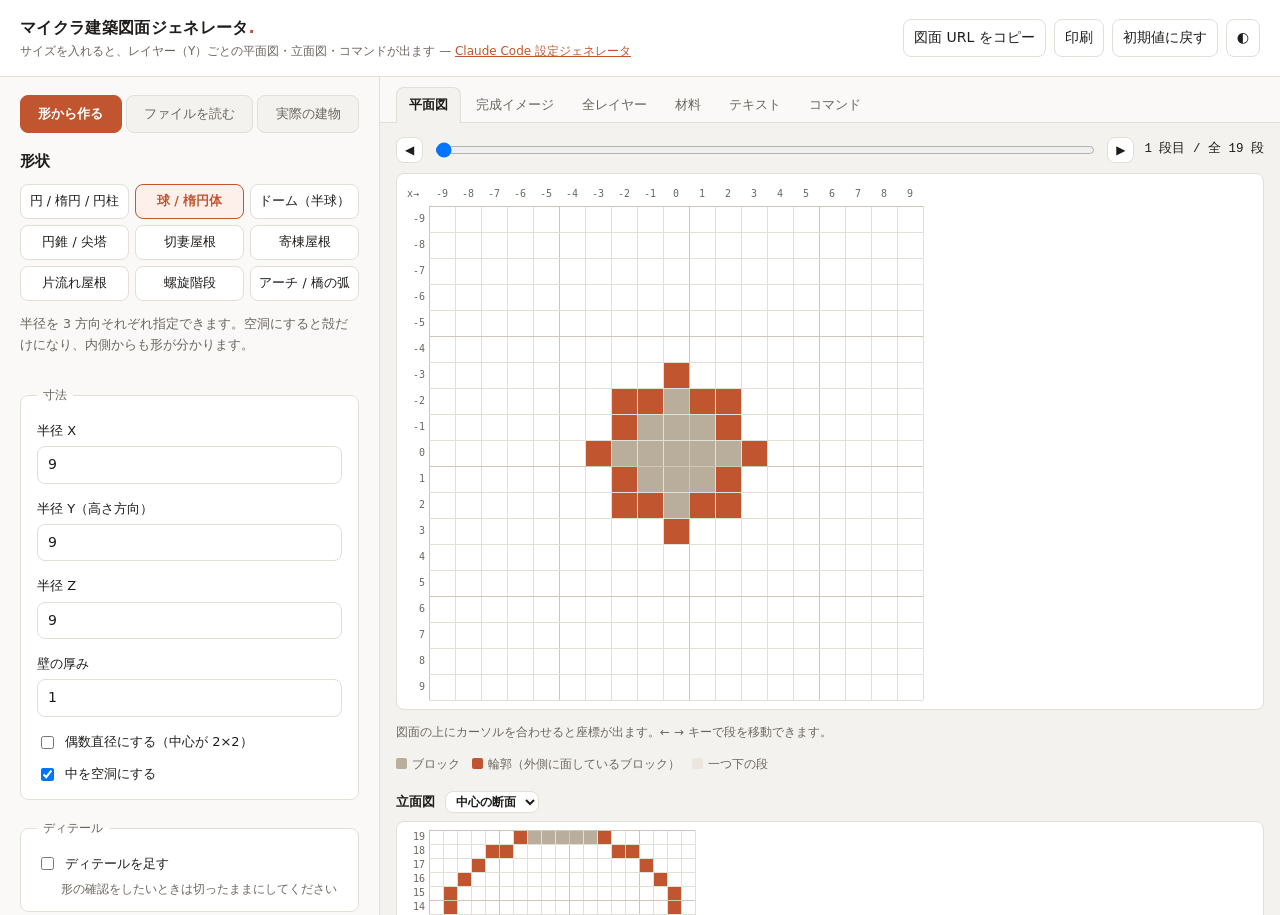
<file: app/minecraft/index.html>
<!DOCTYPE html>
<html lang="ja">
<head>
<meta charset="utf-8">
<meta name="viewport" content="width=device-width, initial-scale=1">
<title>マイクラ建築図面ジェネレータ</title>
<meta name="description" content="円・球・ドーム・円錐・屋根・螺旋階段・アーチを、サイズを入れるだけでレイヤーごとの平面図にします。テキスト図面と setblock コマンドも出力します。">
<style>
/* ------------------------------------------------------------------
   配色。設定ジェネレータ（../index.html）と同じトークンを使う。
   ライトを基準に、prefers-color-scheme と data-theme の両方で
   ダークへ切り替えられるようにしている（トグルが OS 設定に勝つ）。
   ------------------------------------------------------------------ */
:root {
  --bg: #faf9f7;
  --panel: #ffffff;
  --panel-2: #f4f2ef;
  --text: #1f1d1b;
  --muted: #6b665f;
  --line: #e2ded8;
  --accent: #c1552f;
  --accent-soft: #fdf0ea;
  --warn: #9a6a00;
  --warn-soft: #fdf6e3;
  --danger: #b3261e;
  --danger-soft: #fdecea;
  --ok: #2e6b45;
  --code-bg: #f4f2ef;
  --radius: 8px;

  /* 図面のインク。canvas から getComputedStyle で読む */
  --cell: #b9ae9b;
  --cell-edge: #c1552f;
  --cell-stair: #6f8a4a;
  --cell-corner: #4f7f8a;
  --cell-pillar: #6b665f;
  --ghost: #ece7de;
  --grid: #e2ded8;
  --grid-major: #cdc6bb;
}
@media (prefers-color-scheme: dark) {
  :root {
    --bg: #17161a;
    --panel: #1f1e23;
    --panel-2: #26252b;
    --text: #eceaee;
    --muted: #a09ba6;
    --line: #35333b;
    --accent: #e0855f;
    --accent-soft: #2e211c;
    --warn: #e0b44a;
    --warn-soft: #2c2618;
    --danger: #f08a80;
    --danger-soft: #2f1c1a;
    --ok: #7dc79b;
    --code-bg: #16151a;

    --cell: #56504a;
    --cell-edge: #e0855f;
    --cell-stair: #8fae63;
    --cell-corner: #6fa6b4;
    --cell-pillar: #8b8580;
    --ghost: #2a2830;
    --grid: #302e36;
    --grid-major: #45424c;
  }
}
:root[data-theme="dark"] {
  --bg: #17161a; --panel: #1f1e23; --panel-2: #26252b; --text: #eceaee;
  --muted: #a09ba6; --line: #35333b; --accent: #e0855f; --accent-soft: #2e211c;
  --warn: #e0b44a; --warn-soft: #2c2618; --danger: #f08a80; --danger-soft: #2f1c1a;
  --ok: #7dc79b; --code-bg: #16151a;
  --cell: #56504a; --cell-edge: #e0855f; --cell-stair: #8fae63; --cell-corner: #6fa6b4;
  --cell-pillar: #8b8580; --ghost: #2a2830; --grid: #302e36; --grid-major: #45424c;
}
:root[data-theme="light"] {
  --bg: #faf9f7; --panel: #ffffff; --panel-2: #f4f2ef; --text: #1f1d1b;
  --muted: #6b665f; --line: #e2ded8; --accent: #c1552f; --accent-soft: #fdf0ea;
  --warn: #9a6a00; --warn-soft: #fdf6e3; --danger: #b3261e; --danger-soft: #fdecea;
  --ok: #2e6b45; --code-bg: #f4f2ef;
  --cell: #b9ae9b; --cell-edge: #c1552f; --cell-stair: #6f8a4a; --cell-corner: #4f7f8a;
  --cell-pillar: #6b665f; --ghost: #ece7de; --grid: #e2ded8; --grid-major: #cdc6bb;
}

* { box-sizing: border-box; }
html, body { height: 100%; }
body {
  margin: 0;
  background: var(--bg);
  color: var(--text);
  font-family: system-ui, -apple-system, "Hiragino Kaku Gothic ProN", "Noto Sans JP", Meiryo, sans-serif;
  font-size: 14px;
  line-height: 1.7;
}
code, pre, .mono { font-family: ui-monospace, SFMono-Regular, Menlo, Consolas, "Noto Sans Mono", monospace; }

/* ---------- ヘッダー ---------- */
header {
  display: flex; align-items: center; gap: 16px; flex-wrap: wrap;
  padding: 14px 20px;
  border-bottom: 1px solid var(--line);
  background: var(--panel);
}
header h1 { font-size: 16px; margin: 0; letter-spacing: .02em; }
header h1 .dot { color: var(--accent); }
header .sub { color: var(--muted); font-size: 12px; margin: 0; }
header .sub a { color: var(--accent); }
header .spacer { flex: 1; }
header .actions { display: flex; gap: 8px; flex-wrap: wrap; align-items: center; }

/* ---------- 共通パーツ ---------- */
button, select, input, textarea {
  font: inherit; color: inherit;
  background: var(--panel);
  border: 1px solid var(--line);
  border-radius: var(--radius);
  padding: 6px 10px;
}
button { cursor: pointer; }
button:hover { border-color: var(--accent); }
button.primary { background: var(--accent); border-color: var(--accent); color: #fff; }
button.ghost { background: transparent; }
button.mini { padding: 2px 8px; font-size: 12px; }
label { display: block; font-size: 13px; margin-bottom: 4px; }
.hint { color: var(--muted); font-size: 12px; margin: 4px 0 0; }
.field { margin-bottom: 14px; }
.grid2 { display: grid; grid-template-columns: repeat(auto-fit, minmax(150px, 1fr)); gap: 0 12px; }
.sw { display: flex; align-items: center; gap: 8px; margin-bottom: 10px; }
.sw input { width: auto; }
.sw label { margin: 0; }
input[type="number"] { width: 100%; }
input[type="text"] { width: 100%; }

/* ---------- レイアウト ---------- */
main {
  display: grid;
  grid-template-columns: minmax(300px, 380px) minmax(0, 1fr);
  gap: 0;
  height: calc(100vh - 62px);
}
.pane { min-width: 0; overflow-y: auto; }
.pane.form { border-right: 1px solid var(--line); padding: 18px 20px 60px; }
.pane.out { background: var(--panel-2); display: flex; flex-direction: column; }
.pane.form h2 { font-size: 15px; margin: 0 0 10px; }

fieldset {
  border: 1px solid var(--line); border-radius: var(--radius);
  padding: 14px 16px 4px; margin: 0 0 18px; background: var(--panel);
}
legend { font-size: 12px; color: var(--muted); padding: 0 6px; }

/* ---------- 入力モード ---------- */
.modes { display: flex; gap: 4px; margin-bottom: 16px; flex-wrap: wrap; }
.modes button {
  flex: 1 1 auto; padding: 7px 10px; font-size: 13px; background: var(--panel-2);
  border-radius: var(--radius); color: var(--muted);
}
.modes button[aria-selected="true"] {
  background: var(--accent); border-color: var(--accent); color: #fff; font-weight: 600;
}

.modes.sub button { font-size: 12.5px; padding: 5px 8px; }
.lm-card { display: flex; flex-direction: column; gap: 2px; align-items: flex-start !important; }
.lm-card .lm-name { font-weight: 600; }
.lm-card .lm-meta { color: var(--muted); font-size: 11.5px; }
.lm-note { font-size: 12.5px; color: var(--muted); margin: 10px 0 0; }

.drop {
  border: 2px dashed var(--line); border-radius: var(--radius);
  padding: 22px 16px; text-align: center; cursor: pointer; background: var(--panel);
  display: flex; flex-direction: column; gap: 4px; margin-bottom: 14px;
}
.drop:hover, .drop:focus, .drop.over { border-color: var(--accent); background: var(--accent-soft); outline: none; }
.drop b { font-size: 13.5px; }
.drop span { font-size: 12px; color: var(--muted); }
.iso-ctl { display: flex; align-items: center; gap: 6px; font-size: 12.5px; color: var(--muted); margin: 0; }
.iso-ctl input[type="range"] { width: 110px; padding: 0; }

.repo-bar { display: flex; gap: 8px; margin-bottom: 6px; }
.repo-bar input { flex: 1; min-width: 0; }
.filelist { display: flex; flex-direction: column; gap: 2px; max-height: 320px; overflow-y: auto; }
.filelist button {
  display: flex; align-items: baseline; gap: 8px; text-align: left; width: 100%;
  background: var(--panel); padding: 5px 9px; font-size: 12.5px; border-radius: var(--radius);
}
.filelist button:hover { border-color: var(--accent); background: var(--accent-soft); }
.filelist button[aria-current="true"] { border-color: var(--accent); color: var(--accent); font-weight: 600; }
.filelist .fpath { flex: 1; word-break: break-all; font-family: ui-monospace, Menlo, Consolas, monospace; }
.filelist .fsize { color: var(--muted); font-size: 11.5px; white-space: nowrap; }
.filelist .fdir { color: var(--muted); }
.repo-status { font-size: 12.5px; color: var(--muted); margin: 6px 0; }

.import-info {
  background: var(--panel); border: 1px solid var(--line); border-radius: var(--radius);
  padding: 10px 12px; font-size: 12.5px; margin-bottom: 14px;
}
.import-info dl { display: grid; grid-template-columns: auto 1fr; gap: 2px 12px; margin: 0; }
.import-info dt { color: var(--muted); }
.import-info dd { margin: 0; }
.import-info .file { font-weight: 600; word-break: break-all; margin-bottom: 6px; }

/* ---------- 形状の選択 ---------- */
.shapes { display: grid; grid-template-columns: repeat(auto-fill, minmax(104px, 1fr)); gap: 6px; margin-bottom: 12px; }
.shapes button {
  padding: 8px 6px; font-size: 12.5px; background: var(--panel);
  border-radius: var(--radius); line-height: 1.35;
}
.shapes button[aria-pressed="true"] {
  border-color: var(--accent); color: var(--accent); font-weight: 600; background: var(--accent-soft);
}
.shape-desc { color: var(--muted); font-size: 12.5px; margin: 0 0 16px; }

/* ---------- 警告 ---------- */
.warnings { display: flex; flex-direction: column; gap: 6px; margin-bottom: 14px; }
.warning {
  border-radius: var(--radius); padding: 7px 12px; font-size: 12.5px;
  border: 1px solid transparent;
}
.warning.info { background: var(--accent-soft); border-color: var(--accent); }
.warning.warn { background: var(--warn-soft); border-color: var(--warn); color: var(--warn); }
.warning button { margin-left: 8px; }

/* ---------- タブ ---------- */
.tabs {
  display: flex; gap: 2px; padding: 10px 16px 0; flex-wrap: wrap;
  position: sticky; top: 0; background: var(--bg); z-index: 5;
  border-bottom: 1px solid var(--line);
}
.tabs button {
  border: 1px solid transparent; border-bottom: none; background: transparent;
  border-radius: var(--radius) var(--radius) 0 0; color: var(--muted);
  padding: 6px 12px; font-size: 13px;
}
.tabs button[aria-selected="true"] {
  background: var(--panel-2); border-color: var(--line); color: var(--text);
  margin-bottom: -1px; font-weight: 600;
}
.tabpanel { display: none; padding: 14px 16px 60px; }
.tabpanel.active { display: block; }

/* ---------- 図面 ---------- */
.planbar {
  display: flex; align-items: center; gap: 10px; margin-bottom: 10px; flex-wrap: wrap;
}
.planbar input[type="range"] { flex: 1; min-width: 140px; padding: 0; }
.planbar .layer-label { font-size: 12.5px; white-space: nowrap; }
.canvaswrap {
  background: var(--panel); border: 1px solid var(--line); border-radius: var(--radius);
  padding: 8px; overflow: auto; margin-bottom: 10px;
}
canvas { display: block; max-width: 100%; }
.legend { display: flex; flex-wrap: wrap; gap: 12px; font-size: 12px; color: var(--muted); margin-bottom: 14px; }
.legend .sw-box { display: inline-block; width: 11px; height: 11px; border-radius: 2px; vertical-align: -1px; margin-right: 5px; }
.readout { font-size: 12px; color: var(--muted); min-height: 1.7em; }
.empty-hint {
  background: var(--panel); border: 1px dashed var(--line); border-radius: var(--radius);
  padding: 28px 16px; text-align: center; color: var(--muted); font-size: 13px; margin: 0 0 14px;
}
.sec-head { font-size: 13px; font-weight: 600; margin: 16px 0 8px; display: flex; align-items: center; gap: 10px; }
.sec-head select { padding: 2px 6px; font-size: 12px; }
.stats { display: flex; flex-wrap: wrap; gap: 6px 18px; font-size: 12.5px; color: var(--muted); }
.stats b { color: var(--text); font-weight: 600; }

/* ---------- 全レイヤー一覧 ---------- */
.sheet { display: grid; grid-template-columns: repeat(auto-fill, minmax(150px, 1fr)); gap: 10px; }
.sheet .tile {
  background: var(--panel); border: 1px solid var(--line); border-radius: var(--radius);
  padding: 8px; text-align: center;
}
.sheet .tile .cap { font-size: 11.5px; color: var(--muted); margin-top: 4px; }
.sheet .tile canvas { margin: 0 auto; }

/* ---------- テキスト出力 ---------- */
.outbar { display: flex; gap: 8px; margin-bottom: 10px; flex-wrap: wrap; align-items: center; }
.outbar .path { flex: 1; font-size: 12.5px; color: var(--muted); }
table.mats { border-collapse: collapse; width: 100%; font-size: 13px; background: var(--panel); }
table.mats th, table.mats td { border-bottom: 1px solid var(--line); padding: 6px 10px; text-align: left; }
table.mats th { font-size: 12px; color: var(--muted); font-weight: 600; white-space: nowrap; }
table.mats td.num { text-align: right; font-variant-numeric: tabular-nums; white-space: nowrap; }
table.mats td.sw-cell { width: 1px; padding-right: 0; }
table.mats .chip-color { display: inline-block; width: 13px; height: 13px; border-radius: 3px; border: 1px solid var(--line); vertical-align: -2px; }
table.mats tbody tr:hover { background: var(--panel-2); }
.mats-head { font-size: 12.5px; color: var(--muted); margin: 0 0 10px; }
.mats-layer { margin-top: 18px; }
.mats-layer > h4 { font-size: 12.5px; margin: 0 0 6px; color: var(--muted); font-weight: 600; }

pre.code {
  margin: 0; padding: 14px 16px;
  background: var(--code-bg); border: 1px solid var(--line); border-radius: var(--radius);
  overflow: auto; max-height: 70vh; font-size: 12px; line-height: 1.5;
  white-space: pre; word-break: normal;
}

.toast {
  position: fixed; bottom: 18px; left: 50%; transform: translateX(-50%);
  background: var(--text); color: var(--bg); padding: 8px 16px;
  border-radius: 999px; font-size: 13px; opacity: 0; pointer-events: none;
  transition: opacity .18s; z-index: 50;
}
.toast.show { opacity: 1; }

#selftest { padding: 16px; background: var(--code-bg); font-size: 12px; white-space: pre-wrap; }

@media (max-width: 900px) {
  main { grid-template-columns: 1fr; height: auto; }
  .pane { overflow: visible; }
  .pane.form { border-right: none; border-bottom: 1px solid var(--line); }
  .tabs { position: static; }
}

/* 図面を紙に出すとき用。フォームとタブは落とす */
@media print {
  header, .pane.form, .tabs, .planbar, .toast, .outbar { display: none !important; }
  main { display: block; height: auto; }
  .pane.out { background: #fff; }
  .canvaswrap, .sheet .tile { border-color: #999; }
  .tabpanel { padding: 0; }
}
</style>
</head>
<body>

<header>
  <div>
    <h1>マイクラ建築図面ジェネレータ<span class="dot">.</span></h1>
    <p class="sub">サイズを入れると、レイヤー（Y）ごとの平面図・立面図・コマンドが出ます — <a href="../">Claude Code 設定ジェネレータ</a></p>
  </div>
  <div class="spacer"></div>
  <div class="actions">
    <button class="ghost" id="btn-share">図面 URL をコピー</button>
    <button class="ghost" id="btn-print">印刷</button>
    <button class="ghost" id="btn-reset">初期値に戻す</button>
    <button class="ghost" id="btn-theme" title="テーマ切り替え">◐</button>
  </div>
</header>

<main>
  <!-- ================= 入力ペイン ================= -->
  <section class="pane form">
    <div class="modes" id="modes" role="tablist">
      <button data-mode="shape" role="tab" aria-selected="true">形から作る</button>
      <button data-mode="import" role="tab" aria-selected="false">ファイルを読む</button>
      <button data-mode="building" role="tab" aria-selected="false">実際の建物</button>
    </div>

    <div class="mode-panel" id="mode-shape">
      <h2>形状</h2>
      <div class="shapes" id="shapes"></div>
      <p class="shape-desc" id="shape-desc"></p>
    </div>

    <div class="mode-panel" id="mode-import" hidden>
      <h2>公開されている建築・トラップを読む</h2>
      <p class="shape-desc">
        配布サイトから落とした <code>.litematic</code> / <code>.schem</code> / <code>.nbt</code> を
        そのまま図面と材料表にします。ファイルはブラウザの中だけで読み、どこにも送信しません。
      </p>
      <fieldset>
        <legend>配布元から選ぶ</legend>
        <div class="repo-bar">
          <input type="text" id="repo-input" placeholder="owner/repo または GitHub の URL"
                 aria-label="リポジトリ" autocomplete="off">
          <button class="primary" id="btn-open-repo">開く</button>
        </div>
        <p class="hint" id="repo-hint">
          GitHub の公開リポジトリなら、中の <code>.litematic</code> / <code>.schem</code> /
          <code>.nbt</code> を一覧して選べます。<code>owner/repo@branch</code> でブランチも指定できます。
          置き場を探すなら
          <a href="https://github.com/search?q=litematic+schematics&amp;type=repositories"
             target="_blank" rel="noopener noreferrer">GitHub で検索</a>して、
          見つけた <code>owner/repo</code> を貼ってください。
        </p>
        <div class="chips" id="repo-history"></div>
        <div id="repo-status"></div>
        <div class="filelist" id="file-list"></div>
      </fieldset>

      <div class="drop" id="drop" tabindex="0" role="button">
        <b>ここにファイルをドロップ</b>
        <span>またはクリックして選ぶ（.litematic / .schem / .nbt）</span>
      </div>
      <input type="file" id="file-schem" accept=".litematic,.schem,.schematic,.nbt" hidden>
      <div id="import-info"></div>
    </div>

    <div class="mode-panel" id="mode-building" hidden>
      <h2>実際の建物から起こす</h2>
      <div class="modes sub" id="bsource" role="tablist">
        <button data-bsource="size" role="tab" aria-selected="true">寸法から</button>
        <button data-bsource="landmark" role="tab" aria-selected="false">有名建築から</button>
      </div>

      <div id="landmark-panel" hidden>
        <p class="shape-desc">
          建物の名前を入れて選ぶと、実寸に合わせた図面と材料表が出ます。
          実測の再現ではなく、<b>ブロックで積める形に単純化した外形</b>です。
        </p>
        <input type="text" id="lm-query" placeholder="建物名で絞り込む（例: タージ、castle、tower）"
               aria-label="建物名" autocomplete="off">
        <div class="filelist" id="lm-list" style="margin-top:8px"></div>
        <div id="lm-info"></div>
      </div>

      <p class="shape-desc" id="size-desc">
        現実の寸法（メートル）を入れると、1 ブロック何メートルで建てるかに合わせて
        基礎・壁・床・窓・玄関・屋根の図面にします。
      </p>
      <div id="building-info"></div>
      <fieldset id="fs-size">
        <legend>寸法とスケール</legend>
        <div id="building-params"></div>
        <div class="row">
          <div class="field">
            <label for="f-bRoof">屋根</label>
            <select id="f-bRoof"></select>
          </div>
          <div class="field">
            <label for="f-bDoorSide">玄関の向き</label>
            <select id="f-bDoorSide"></select>
          </div>
        </div>
      </fieldset>
      <fieldset id="fs-bblocks">
        <legend>使うブロック</legend>
        <div id="building-blocks"></div>
      </fieldset>
    </div>

    <div class="warnings" id="warnings"></div>

    <fieldset id="fs-params">
      <legend>寸法</legend>
      <div id="params"></div>
    </fieldset>

    <fieldset id="fs-detail">
      <legend>ディテール</legend>
      <div id="detail-opts"></div>
    </fieldset>

    <fieldset id="fs-blocks">
      <legend>コマンド出力に使うブロック</legend>
      <div id="blocks"></div>
    </fieldset>
  </section>

  <!-- ================= 図面ペイン ================= -->
  <section class="pane out">
    <div class="tabs" role="tablist">
      <button data-tab="plan" role="tab" aria-selected="true">平面図</button>
      <button data-tab="iso" role="tab" aria-selected="false">完成イメージ</button>
      <button data-tab="sheet" role="tab" aria-selected="false">全レイヤー</button>
      <button data-tab="mats" role="tab" aria-selected="false">材料</button>
      <button data-tab="text" role="tab" aria-selected="false">テキスト</button>
      <button data-tab="cmd" role="tab" aria-selected="false">コマンド</button>
    </div>

    <div class="tabpanel active" id="tab-plan">
      <p class="empty-hint" id="empty-hint" hidden>
        まだ何も読み込んでいません。左の枠にファイルをドロップすると、ここに図面が出ます。
      </p>
      <div class="planbar">
        <button class="mini" id="btn-prev" title="下の段へ（←）">◀</button>
        <input type="range" id="layer" min="0" max="0" value="0" aria-label="レイヤー">
        <button class="mini" id="btn-next" title="上の段へ（→）">▶</button>
        <span class="layer-label mono" id="layer-label"></span>
      </div>
      <div class="canvaswrap"><canvas id="plan"></canvas></div>
      <p class="readout" id="readout">図面の上にカーソルを合わせると座標が出ます。← → キーで段を移動できます。</p>
      <div class="legend" id="legend"></div>

      <div class="sec-head">
        立面図
        <select id="elev-mode">
          <option value="section">中心の断面</option>
          <option value="project">全体の投影</option>
        </select>
      </div>
      <div class="canvaswrap"><canvas id="elev"></canvas></div>
      <div class="stats" id="stats"></div>
    </div>

    <div class="tabpanel" id="tab-iso">
      <div class="planbar">
        <label class="iso-ctl">左右
          <input type="range" id="iso-yaw" min="0" max="359" value="45">
        </label>
        <label class="iso-ctl">上下
          <input type="range" id="iso-pitch" min="-89" max="89" value="30">
        </label>
        <label class="iso-ctl">積み上げ
          <input type="range" id="iso-height" min="1" max="1" value="1">
        </label>
        <label class="iso-ctl">大きさ
          <input type="range" id="iso-zoom" min="2" max="20" value="6">
        </label>
      </div>
      <div class="planbar">
        <span class="iso-ctl">視点</span>
        <button class="mini" data-view="45,30">斜め上</button>
        <button class="mini" data-view="0,0">正面</button>
        <button class="mini" data-view="90,0">横</button>
        <button class="mini" data-view="0,89">真上</button>
        <button class="mini" data-view="0,-60">下から</button>
        <button class="mini" id="iso-spin">90° 回す</button>
        <div class="spacer" style="flex:1"></div>
        <button class="mini" id="iso-png">PNG 保存</button>
      </div>
      <p class="readout" id="iso-status"></p>
      <div class="canvaswrap"><canvas id="iso" style="cursor:grab; touch-action:none"></canvas></div>
      <p class="hint">図の上をドラッグしても回せます。</p>
    </div>

    <div class="tabpanel" id="tab-sheet">
      <div class="stats" id="sheet-stats" style="margin-bottom:12px"></div>
      <div class="sheet" id="sheet"></div>
    </div>

    <div class="tabpanel" id="tab-mats">
      <div class="outbar">
        <span class="path mono">materials.txt</span>
        <button class="mini" id="btn-copy-mats">コピー</button>
        <label class="sw" style="margin:0"><input type="checkbox" id="mats-per-layer"> 段ごとの内訳も出す</label>
      </div>
      <div id="mats-out"></div>
    </div>

    <div class="tabpanel" id="tab-text">
      <div class="outbar">
        <span class="path mono">blueprint.txt</span>
        <button class="mini" id="btn-copy-text">コピー</button>
        <button class="mini" id="btn-dl-text">保存</button>
      </div>
      <pre class="code" id="text-out"></pre>
    </div>

    <div class="tabpanel" id="tab-cmd">
      <div class="outbar">
        <span class="path mono">build.mcfunction</span>
        <button class="mini" id="btn-copy-cmd">コピー</button>
        <button class="mini" id="btn-dl-cmd">保存</button>
      </div>
      <p class="hint" style="margin:0 0 10px">
        座標はすべて相対（<code>~</code>）です。データパックの <code>data/&lt;名前空間&gt;/function/</code> に置いて、
        建てたい場所で <code>/function &lt;名前空間&gt;:build</code> を実行してください。
      </p>
      <pre class="code" id="cmd-out"></pre>
    </div>
  </section>
</main>

<div class="toast" id="toast"></div>

<script>
"use strict";

/* ------------------------------------------------------------------
   1. 定数
   ------------------------------------------------------------------ */

const STORAGE_KEY = "mc-blueprint/v1";

/** セルの種別。0 以外はすべて「ブロックが置かれている」を意味する */
const K = { EMPTY: 0, BLOCK: 1, EDGE: 2, STAIR: 3, CORNER: 4, PILLAR: 5 };

/**
 * 向き。マイクラの座標系は +X = 東 / +Z = 南。
 * 階段ブロックの facing は「上り方向」と一致する
 * （facing=east の階段はモデルの高い側が +X 側にあり、西から東へ上る）。
 */
const DIR = { NONE: 0, NORTH: 1, EAST: 2, SOUTH: 3, WEST: 4 };
const DIR_NAME = { 1: "north", 2: "east", 3: "south", 4: "west" };
const DIR_ARROW = { 0: "#", 1: "^", 2: ">", 3: "v", 4: "<" };

const MAX_R = 96;        // 半径の上限（内部）。フォームの上限は FIELDS 側で 48 に絞る
const MAX_H = 256;       // 高さの上限（内部）
const MAX_SIDE = 256;    // 幅・奥行きの上限（内部）
const FORM_R = 48;       // 形状フォームで入力できる半径の上限
const FORM_H = 128;
const FORM_SIDE = 128;

/* ------------------------------------------------------------------
   2. state（唯一の真実）

   フォームは state を書き換えるだけ。図面・テキスト・コマンドはすべて
   state から純粋関数で作り直す。
   ------------------------------------------------------------------ */

function defaultState() {
  return {
    mode: "shape",          // "shape" = 形から作る / "import" = ファイルを読む
    shape: "sphere",
    // 半径系
    rx: 9, ry: 9, rz: 9,
    even: false,
    hollow: true,
    thickness: 1,
    height: 12,
    capBottom: false,
    capTop: false,
    // 屋根
    width: 15, depth: 11, run: 1,
    stairs: true, gableEnds: true,
    // 螺旋階段
    radius: 2, steps: 8, spinCw: true, pillar: true,
    // アーチ
    span: 11, rise: 5, archDepth: 1, archThickness: 1, legs: 3,
    // 実際の建物（メートルで入れて、スケールでブロックに換算する）
    bWidth: 9, bDepth: 7, bFloors: 2, bFloorHeight: 3, bScale: 1,
    bWall: 1, bRoof: "gable",
    bWinW: 2, bWinH: 2, bWinGap: 2, bWinSill: 1,
    bDoorSide: "south", bDoorW: 1, bDoorH: 2,
    bWallBlock: "minecraft:oak_planks",
    bFloorBlock: "minecraft:stone_bricks",
    bGlassBlock: "minecraft:glass",
    bRoofBlock: "minecraft:dark_oak_planks",
    // 有名建築
    bSource: "size",              // "size" = 寸法から / "landmark" = 有名建築から
    landmark: "taj_mahal",
    lmShell: false,
    // ディテール（素材を混ぜる・外角に柱）。形状ジェネレータでは既定で切っておく
    detailVariation: true,
    detailCorners: true,
    shapeDetail: false,
    // 湧き潰しと装飾
    spawnProof: false,
    lightBlock: "minecraft:lantern",
    railings: false,
    fenceBlock: "minecraft:oak_fence",
    eaveLanterns: false,
    lmScale: 0,                   // 0 なら建物ごとの既定スケールを使う
    lmQuery: "",
    // コマンド出力
    block: "minecraft:stone",
    stairBlock: "minecraft:oak_stairs",
  };
}

let state = defaultState();
let layerIndex = 0;
let elevMode = "section";
let isoYaw = 45;                // 左右の回転（度）
let isoPitch = 30;              // 上下。+ が見下ろし、- が見上げ
let isoHeight = 0;              // 0 なら全部（完成状態）
let isoZoom = 6;
let isoQuick = false;           // ドラッグ中は陰影を省いて軽くする
let activeTab = "plan";

/* ------------------------------------------------------------------
   3. パラメータの定義

   形状ごとに「どのフィールドを出すか」だけを持たせて、フォームは
   この定義から機械的に組み立てる。
   ------------------------------------------------------------------ */

const FIELDS = {
  rx:  { label: "半径 X", type: "int", min: 0, max: FORM_R },
  ry:  { label: "半径 Y（高さ方向）", type: "int", min: 0, max: FORM_R },
  rz:  { label: "半径 Z", type: "int", min: 0, max: FORM_R },
  height: { label: "高さ（段数）", type: "int", min: 1, max: FORM_H },
  even: { label: "偶数直径にする（中心が 2×2）", type: "bool" },
  hollow: { label: "中を空洞にする", type: "bool" },
  thickness: { label: "壁の厚み", type: "int", min: 1, max: 8, showIf: (s) => s.hollow },
  capBottom: { label: "床を張る", type: "bool", showIf: (s) => s.hollow },
  capTop: { label: "天井を張る", type: "bool", showIf: (s) => s.hollow },
  width: { label: "幅 X", type: "int", min: 1, max: FORM_SIDE },
  depth: { label: "奥行き Z", type: "int", min: 1, max: FORM_SIDE },
  run: { label: "勾配（1 段上がるのに横 N ブロック）", type: "int", min: 1, max: 8 },
  stairs: { label: "階段ブロックを使う", type: "bool" },
  gableEnds: { label: "妻壁（両端の三角）を埋める", type: "bool" },
  radius: { label: "半径", type: "int", min: 1, max: 24 },
  steps: { label: "1 周あたりの段数", type: "int", min: 3, max: 64 },
  spinCw: { label: "上から見て時計回り", type: "bool" },
  pillar: { label: "中心に柱を立てる", type: "bool" },
  span: { label: "開口の幅", type: "int", min: 1, max: 64 },
  rise: { label: "開口の高さ（弧の部分）", type: "int", min: 1, max: FORM_R },
  archDepth: { label: "奥行き Z", type: "int", min: 1, max: 32 },
  archThickness: { label: "アーチの厚み", type: "int", min: 1, max: 8 },
  legs: { label: "脚の高さ", type: "int", min: 0, max: 64 },

  // 実際の建物
  bWidth: { label: "幅（m）", type: "num", min: 1, max: 128, step: 0.1 },
  bDepth: { label: "奥行き（m）", type: "num", min: 1, max: 128, step: 0.1 },
  bFloorHeight: { label: "階高（m）", type: "num", min: 1.5, max: 20, step: 0.1 },
  bFloors: { label: "階数", type: "int", min: 1, max: 16 },
  bScale: { label: "1 ブロック = 何 m", type: "num", min: 0.25, max: 5, step: 0.05 },
  bWall: { label: "壁の厚み（ブロック）", type: "int", min: 1, max: 4 },
  bWinW: { label: "窓の幅（ブロック）", type: "int", min: 0, max: 16 },
  bWinH: { label: "窓の高さ（ブロック）", type: "int", min: 0, max: 16 },
  bWinGap: { label: "窓と窓の間隔（ブロック）", type: "int", min: 1, max: 16 },
  bWinSill: { label: "窓の下端の高さ（ブロック）", type: "int", min: 0, max: 16 },
  bDoorW: { label: "玄関の幅（ブロック）", type: "int", min: 1, max: 8 },
  bDoorH: { label: "玄関の高さ（ブロック）", type: "int", min: 2, max: 8 },
};

/** 建物の入力欄。上から順に並べる */
const BUILDING_FIELDS = [
  "bWidth", "bDepth", "bFloorHeight", "bFloors", "bScale",
  "bWall", "bWinW", "bWinH", "bWinGap", "bWinSill", "bDoorW", "bDoorH",
];

const ROOF_KINDS = { gable: "切妻", hip: "寄棟", flat: "陸屋根（平ら）" };
const DOOR_SIDES = { north: "北（Z-）", south: "南（Z+）", east: "東（X+）", west: "西（X-）" };

const SHAPES = {
  cylinder: {
    label: "円 / 楕円 / 円柱",
    desc: "半径 X と半径 Z を変えると楕円になります。高さ 1 なら円の図面そのものです。「中を空洞にする」で壁だけ（＝円の輪郭）になります。",
    fields: ["rx", "rz", "height", "even", "hollow", "thickness", "capBottom", "capTop"],
    build: buildCylinder,
  },
  sphere: {
    label: "球 / 楕円体",
    desc: "半径を 3 方向それぞれ指定できます。空洞にすると殻だけになり、内側からも形が分かります。",
    fields: ["rx", "ry", "rz", "even", "hollow", "thickness"],
    build: (st) => buildSphere(st, false),
  },
  dome: {
    label: "ドーム（半球）",
    desc: "球の上半分。1 段目が赤道（いちばん広い層）です。床は張られません。",
    fields: ["rx", "ry", "rz", "even", "hollow", "thickness"],
    build: (st) => buildSphere(st, true),
  },
  cone: {
    label: "円錐 / 尖塔",
    desc: "底面の半径から頂点まで一定の割合で細くなります。塔の屋根に使えます。",
    fields: ["rx", "rz", "height", "even", "hollow", "thickness"],
    build: buildCone,
  },
  gable: {
    label: "切妻屋根",
    desc: "棟が Z 方向に走る、いちばん基本的な屋根。勾配 1 なら 1 段ごとに 1 ブロック内側へ入ります。",
    fields: ["width", "depth", "run", "stairs", "gableEnds"],
    build: buildGable,
  },
  hip: {
    label: "寄棟屋根",
    desc: "四方向すべてに勾配がつく屋根。角は隅棟（コーナー）になります。",
    fields: ["width", "depth", "run", "stairs"],
    build: buildHip,
  },
  shed: {
    label: "片流れ屋根",
    desc: "西から東へ一方向だけに流れる屋根。小屋や差し掛けに。",
    fields: ["width", "depth", "run", "stairs"],
    build: buildShed,
  },
  spiral: {
    label: "螺旋階段",
    desc: "1 段につき 1 ブロック上がります。段が飛ぶ組み合わせのときは、下に推奨の段数が出ます。",
    fields: ["radius", "height", "steps", "spinCw", "pillar"],
    build: buildSpiral,
    elev: "project",   // 断面だと柱しか映らないので、既定を投影にする
  },
  arch: {
    label: "アーチ / 橋の弧",
    desc: "開口の幅と高さから半楕円の弧を出します。奥行きの分だけ同じ形が Z 方向に続きます。",
    fields: ["span", "rise", "archDepth", "archThickness", "legs"],
    build: buildArch,
  },
};

/* ------------------------------------------------------------------
   4. ボクセルの器

   layers[y] は X-Z 平面の「パレット添字」（0 は必ず空気）。
   どのマスに何のブロックかを持たせるための作りで、パラメトリック生成も
   スケマティック読み込みも同じ器に載る。

   palette[i] = { id, props, kind, dir }
     id    … "minecraft:oak_stairs"
     props … { facing: "east" } のようなブロック状態
     kind  … 図面上の意味（K.BLOCK / K.EDGE / K.STAIR …）。描画とテキスト出力が使う
     dir   … 向き（props から導出）。矢印の描画に使う

   向きの違う階段は別のパレット項目になる。スケマティックの持ち方と同じ。
   labelX0 / labelZ0 は「インデックス 0 が表示上どの座標か」。
   ------------------------------------------------------------------ */

const AIR = { id: "minecraft:air", props: {}, kind: K.EMPTY, dir: DIR.NONE };

/** ブロック状態を "facing=east,half=bottom" の正規形にする（キーは辞書順） */
function propsKey(props) {
  const keys = Object.keys(props || {}).sort();
  return keys.map((k) => k + "=" + props[k]).join(",");
}

/** パレット項目を "id[状態]#種別" で一意にする。種別が違えば別項目（輪郭と内側を区別するため） */
function entryKey(e) {
  return e.id + "[" + propsKey(e.props) + "]#" + e.kind;
}

function makeGrid(sx, sy, sz, st) {
  const layers = [];
  for (let y = 0; y < sy; y++) layers.push(new Uint16Array(sx * sz));
  return {
    sx, sy, sz, layers,
    labelX0: 0, labelZ0: 0,
    source: "shape",                   // "shape" / "import" / "building"
    palette: [AIR],
    paletteKey: new Map([[entryKey(AIR), 0]]),
    blocks: {
      block: ((st && st.block) || "minecraft:stone").trim() || "minecraft:stone",
      stairBlock: ((st && st.stairBlock) || "minecraft:oak_stairs").trim() || "minecraft:oak_stairs",
    },
  };
}

/** パレットに項目を登録して添字を返す。同じ内容なら使い回す */
function paletteIndex(g, entry) {
  const key = entryKey(entry);
  const hit = g.paletteKey.get(key);
  if (hit != null) return hit;
  const i = g.palette.length;
  g.palette.push(entry);
  g.paletteKey.set(key, i);
  return i;
}

/** 種別と向きから、そのグリッドで使うブロックを決める */
function kindEntry(g, kind, dir) {
  if (kind === K.EMPTY) return AIR;
  if (kind === K.STAIR && DIR_NAME[dir]) {
    return { id: g.blocks.stairBlock, props: { facing: DIR_NAME[dir] }, kind, dir };
  }
  return { id: g.blocks.block, props: {}, kind, dir: DIR.NONE };
}

const inBounds = (g, x, y, z) => !(x < 0 || z < 0 || y < 0 || x >= g.sx || z >= g.sz || y >= g.sy);

/** パレット添字 */
function gIdx(g, x, y, z) {
  if (!inBounds(g, x, y, z)) return 0;
  return g.layers[y][z * g.sx + x];
}

/** パレット項目。空気なら AIR */
function gBlock(g, x, y, z) {
  return g.palette[gIdx(g, x, y, z)] || AIR;
}

/** 種別。空きは K.EMPTY（0）なので、真偽値としてそのまま使える */
function gGet(g, x, y, z) {
  return gBlock(g, x, y, z).kind;
}

function gDir(g, x, y, z) {
  return gBlock(g, x, y, z).dir;
}

/** 種別と向きで置く。パラメトリック生成はすべてこれを通る */
function gSet(g, x, y, z, kind, dir) {
  if (!inBounds(g, x, y, z)) return;
  const idx = kind === K.EMPTY ? 0 : paletteIndex(g, kindEntry(g, kind, dir || DIR.NONE));
  g.layers[y][z * g.sx + x] = idx;
}

/** パレット添字で直接置く。読み込み側で使う */
function gSetIdx(g, x, y, z, idx) {
  if (!inBounds(g, x, y, z)) return;
  g.layers[y][z * g.sx + x] = idx;
}

function countBlocks(g) {
  let n = 0;
  for (let y = 0; y < g.sy; y++) {
    const a = g.layers[y];
    for (let i = 0; i < a.length; i++) if (a[i]) n++;
  }
  return n;
}

function countLayer(g, y) {
  if (y < 0 || y >= g.sy) return 0;
  let n = 0;
  const a = g.layers[y];
  for (let i = 0; i < a.length; i++) if (a[i]) n++;
  return n;
}

function countKind(g, kind) {
  // 添字ごとに数えてから種別に畳む。パレットは小さいのでこのほうが速い
  const per = new Uint32Array(g.palette.length);
  for (let y = 0; y < g.sy; y++) {
    const a = g.layers[y];
    for (let i = 0; i < a.length; i++) per[a[i]]++;
  }
  let n = 0;
  for (let i = 1; i < g.palette.length; i++) if (g.palette[i].kind === kind) n += per[i];
  return n;
}

/* ------------------------------------------------------------------
   5. 形状生成（すべて state → グリッドの純粋関数）

   円柱・球・ドーム・円錐は「内側かどうかを返す関数」を渡すだけで作れる。
   空洞化は解析的な内側の式ではなく、6 近傍による収縮（erode）の差分で出す。
   こうすると曲率が急なところでも穴が開かない。
   ------------------------------------------------------------------ */

function clampInt(v, lo, hi) {
  const n = Math.floor(Number(v));
  if (!isFinite(n)) return lo;
  return Math.max(lo, Math.min(hi, n));
}

/**
 * solidFn(x,y,z) が真のセルを埋める。
 * opts.hollow なら、収縮した集合との差（＝厚み opts.thickness の殻）だけを残す。
 * opts.openBottom / openTop は「範囲外を中身とみなす」指定。
 * ドームの底や円柱の上下に蓋ができるのを防ぐために使う。
 */
function fillSolid(g, solidFn, opts) {
  const o = opts || {};
  const { sx, sy, sz } = g;
  const solid = [];
  for (let y = 0; y < sy; y++) {
    const a = new Uint8Array(sx * sz);
    for (let z = 0; z < sz; z++) {
      for (let x = 0; x < sx; x++) if (solidFn(x, y, z)) a[z * sx + x] = 1;
    }
    solid.push(a);
  }

  let keep = solid;
  if (o.hollow) {
    const t = clampInt(o.thickness == null ? 1 : o.thickness, 1, 8);
    let inner = solid;
    for (let i = 0; i < t; i++) inner = erode(inner, sx, sy, sz, o);
    keep = solid.map((a, y) => {
      const out = new Uint8Array(sx * sz);
      for (let i = 0; i < a.length; i++) out[i] = a[i] && !inner[y][i] ? 1 : 0;
      return out;
    });
  }

  const solidIdx = paletteIndex(g, kindEntry(g, K.BLOCK, DIR.NONE));
  for (let y = 0; y < sy; y++) {
    for (let i = 0; i < keep[y].length; i++) if (keep[y][i]) g.layers[y][i] = solidIdx;
  }
}

/** 6 近傍がすべて中身のセルだけを残す（＝1 層分の収縮） */
function erode(vol, sx, sy, sz, o) {
  const at = (x, y, z) => {
    if (y < 0) return o.openBottom ? 1 : 0;
    if (y >= sy) return o.openTop ? 1 : 0;
    if (x < 0 || z < 0 || x >= sx || z >= sz) return 0;
    return vol[y][z * sx + x];
  };
  const out = [];
  for (let y = 0; y < sy; y++) {
    const a = new Uint8Array(sx * sz);
    for (let z = 0; z < sz; z++) {
      for (let x = 0; x < sx; x++) {
        if (!vol[y][z * sx + x]) continue;
        if (at(x - 1, y, z) && at(x + 1, y, z) && at(x, y, z - 1) &&
            at(x, y, z + 1) && at(x, y - 1, z) && at(x, y + 1, z)) a[z * sx + x] = 1;
      }
    }
    out.push(a);
  }
  return out;
}

/** その層で外側に face を持つブロックを輪郭にする。図面の読みやすさのためだけの区別 */
function markEdges(g) {
  for (let y = 0; y < g.sy; y++) {
    const src = g.layers[y].slice();
    // src はパレット添字。0 以外なら何かが置かれている
    const at = (x, z) => (x < 0 || z < 0 || x >= g.sx || z >= g.sz) ? 0 : src[z * g.sx + x];
    for (let z = 0; z < g.sz; z++) {
      for (let x = 0; x < g.sx; x++) {
        if ((g.palette[src[z * g.sx + x]] || AIR).kind !== K.BLOCK) continue;
        if (!at(x - 1, z) || !at(x + 1, z) || !at(x, z - 1) || !at(x, z + 1)) {
          gSet(g, x, y, z, K.EDGE, DIR.NONE);
        }
      }
    }
  }
}

/** 半径 r から「セル数」と「半軸」を出す。奇数直径は中心がブロック、偶数直径は中心が境界 */
function axisOf(r, even) {
  const n = even ? 2 * r : 2 * r + 1;
  const semi = even ? r : r + 0.5;
  return { n, semi, center: (n - 1) / 2 };
}

function buildCylinder(st) {
  const rx = clampInt(st.rx, 0, MAX_R), rz = clampInt(st.rz, 0, MAX_R);
  const even = !!st.even;
  const h = clampInt(st.height, 1, MAX_H);
  const X = axisOf(rx, even), Z = axisOf(rz, even);
  if (X.n < 1 || Z.n < 1) return makeGrid(1, 1, 1, st);

  const g = makeGrid(X.n, h, Z.n, st);
  g.labelX0 = -rx; g.labelZ0 = -rz;
  fillSolid(g, (x, y, z) => {
    const dx = (x - X.center) / X.semi, dz = (z - Z.center) / Z.semi;
    return dx * dx + dz * dz <= 1;
  }, { hollow: st.hollow, thickness: st.thickness, openBottom: !st.capBottom, openTop: !st.capTop });
  markEdges(g);
  return g;
}

function buildSphere(st, dome) {
  const rx = clampInt(st.rx, 0, MAX_R), ry = clampInt(st.ry, 0, MAX_R), rz = clampInt(st.rz, 0, MAX_R);
  const even = !!st.even;
  const X = axisOf(rx, even), Y = axisOf(ry, even), Z = axisOf(rz, even);
  if (X.n < 1 || Y.n < 1 || Z.n < 1) return makeGrid(1, 1, 1, st);

  const y0 = dome ? Math.ceil(Y.center) : 0;
  const sy = Y.n - y0;
  const g = makeGrid(X.n, sy, Z.n, st);
  g.labelX0 = -rx; g.labelZ0 = -rz;
  fillSolid(g, (x, y, z) => {
    const dx = (x - X.center) / X.semi;
    const dy = (y + y0 - Y.center) / Y.semi;
    const dz = (z - Z.center) / Z.semi;
    return dx * dx + dy * dy + dz * dz <= 1;
  }, { hollow: st.hollow, thickness: st.thickness, openBottom: dome, openTop: false });
  markEdges(g);
  return g;
}

function buildCone(st) {
  const rx = clampInt(st.rx, 0, MAX_R), rz = clampInt(st.rz, 0, MAX_R);
  const even = !!st.even;
  const h = clampInt(st.height, 1, MAX_H);
  const X = axisOf(rx, even), Z = axisOf(rz, even);
  if (X.n < 1 || Z.n < 1) return makeGrid(1, 1, 1, st);

  const g = makeGrid(X.n, h, Z.n, st);
  g.labelX0 = -rx; g.labelZ0 = -rz;
  // 層ごとの半径は整数に丸めてから円にする。中途半端な半径のまま描くと、
  // 途中の層で 1 マス幅のとげが出る。丸めると、どの層も普通の円になる
  // （同じ半径が 2 段続くことがあるが、それは実際に積む形と同じ）。
  const semiAt = (r, f) => {
    const rr = Math.round(r * f);
    return even ? Math.max(rr, 1) : rr + 0.5;
  };
  fillSolid(g, (x, y, z) => {
    const f = h > 1 ? (h - 1 - y) / (h - 1) : 1;
    const ax = semiAt(rx, f), az = semiAt(rz, f);
    const dx = (x - X.center) / ax, dz = (z - Z.center) / az;
    return dx * dx + dz * dz <= 1;
  }, { hollow: st.hollow, thickness: st.thickness, openBottom: true, openTop: false });
  markEdges(g);
  return g;
}

/**
 * 切妻屋根。棟は Z 方向に走る。
 * 層 y では、西の斜面が x ∈ [a, b]、東の斜面がその左右反転。a = y * 勾配。
 * 勾配が 2 以上のときは、いちばん内側のセルだけを階段ブロックにする。
 */
function buildGable(st) {
  const w = clampInt(st.width, 1, MAX_SIDE), d = clampInt(st.depth, 1, MAX_SIDE);
  const run = clampInt(st.run, 1, 8);
  const rows = [];
  for (let y = 0; ; y++) {
    const a = y * run;
    if (a > w - 1 - a) break;
    rows.push(a);
    if (rows.length > MAX_H) break;
  }
  if (!rows.length) rows.push(0);

  const g = makeGrid(w, rows.length, d, st);
  for (let y = 0; y < rows.length; y++) {
    const a = rows[y], b = Math.min(a + run - 1, Math.floor((w - 1) / 2));
    for (let x = a; x <= b; x++) {
      const mx = w - 1 - x;                              // 東側の対称位置
      const inner = (x === b);                           // その帯のいちばん内側
      const kind = (st.stairs && inner) ? K.STAIR : K.BLOCK;
      for (let z = 0; z < d; z++) {
        if (x === mx) {
          gSet(g, x, y, z, K.BLOCK, DIR.NONE);           // 棟が 1 列に重なった
        } else {
          gSet(g, x, y, z, kind, kind === K.STAIR ? DIR.EAST : DIR.NONE);
          gSet(g, mx, y, z, kind, kind === K.STAIR ? DIR.WEST : DIR.NONE);
        }
      }
    }
    if (st.gableEnds) {
      for (let x = b + 1; x <= w - 2 - b; x++) {
        if (!gGet(g, x, y, 0)) gSet(g, x, y, 0, K.BLOCK, DIR.NONE);
        if (!gGet(g, x, y, d - 1)) gSet(g, x, y, d - 1, K.BLOCK, DIR.NONE);
      }
    }
  }
  return g;
}

/** 寄棟屋根。四辺からの距離の最小値が、その層の帯に入っているセルを置く */
function buildHip(st) {
  const w = clampInt(st.width, 1, MAX_SIDE), d = clampInt(st.depth, 1, MAX_SIDE);
  const run = clampInt(st.run, 1, 8);
  const maxInset = Math.floor(Math.min(w - 1, d - 1) / 2);
  const sy = Math.min(MAX_H, Math.floor(maxInset / run) + 1);

  const g = makeGrid(w, sy, d, st);
  for (let y = 0; y < sy; y++) {
    const a = y * run, b = a + run - 1;
    for (let z = 0; z < d; z++) {
      for (let x = 0; x < w; x++) {
        const dw = x, de = w - 1 - x, dn = z, ds = d - 1 - z;
        const m = Math.min(dw, de, dn, ds);
        if (m < a || m > b) continue;
        const xHit = (dw === m) || (de === m);
        const zHit = (dn === m) || (ds === m);
        if (xHit && zHit) {
          // X 側と Z 側の斜面が出会う＝隅棟
          gSet(g, x, y, z, K.CORNER, DIR.NONE);
        } else if ((dw === m && de === m) || (dn === m && ds === m)) {
          // 向かい合う斜面が出会う＝大棟。ここは階段にしない
          gSet(g, x, y, z, K.BLOCK, DIR.NONE);
        } else {
          const dir = dw === m ? DIR.EAST      // 西の辺 → 東へ上る
                    : de === m ? DIR.WEST
                    : dn === m ? DIR.SOUTH     // 北の辺 → 南へ上る
                    : DIR.NORTH;
          gSet(g, x, y, z, (st.stairs && m === b) ? K.STAIR : K.BLOCK, st.stairs && m === b ? dir : DIR.NONE);
        }
      }
    }
  }
  return g;
}

/** 片流れ屋根。西から東へ一方向だけ上る */
function buildShed(st) {
  const w = clampInt(st.width, 1, MAX_SIDE), d = clampInt(st.depth, 1, MAX_SIDE);
  const run = clampInt(st.run, 1, 8);
  const sy = Math.min(MAX_H, Math.ceil(w / run));

  const g = makeGrid(w, sy, d, st);
  for (let y = 0; y < sy; y++) {
    const a = y * run, b = Math.min(a + run - 1, w - 1);
    for (let x = a; x <= b; x++) {
      const kind = (st.stairs && x === b) ? K.STAIR : K.BLOCK;
      for (let z = 0; z < d; z++) gSet(g, x, y, z, kind, kind === K.STAIR ? DIR.EAST : DIR.NONE);
    }
  }
  return g;
}

/** 螺旋階段の各段の座標。図面と警告の両方から使う */
function spiralSteps(st) {
  const r = clampInt(st.radius, 1, 24);
  const h = clampInt(st.height, 1, MAX_H);
  const n = clampInt(st.steps, 3, 64);
  const sign = st.spinCw ? -1 : 1;
  const c = r;
  const out = [];
  for (let y = 0; y < h; y++) {
    const th = sign * (2 * Math.PI * y / n);
    out.push({
      y,
      x: Math.round(c + r * Math.cos(th)),
      z: Math.round(c + r * Math.sin(th)),
      tx: -Math.sin(th) * sign,   // 接線（進行方向）
      tz: Math.cos(th) * sign,
    });
  }
  return out;
}

function dirFromDelta(dx, dz, tx, tz) {
  if (dx === 0 && dz === 0) return DIR.NONE;
  if (Math.abs(dx) > Math.abs(dz)) return dx > 0 ? DIR.EAST : DIR.WEST;
  if (Math.abs(dz) > Math.abs(dx)) return dz > 0 ? DIR.SOUTH : DIR.NORTH;
  // 斜めに進むときは接線の強い方の軸に寄せる
  if (Math.abs(tx) >= Math.abs(tz)) return dx > 0 ? DIR.EAST : DIR.WEST;
  return dz > 0 ? DIR.SOUTH : DIR.NORTH;
}

function buildSpiral(st) {
  const r = clampInt(st.radius, 1, 24);
  const h = clampInt(st.height, 1, MAX_H);
  const steps = spiralSteps(st);
  const g = makeGrid(2 * r + 1, h, 2 * r + 1, st);
  g.labelX0 = -r; g.labelZ0 = -r;

  for (let i = 0; i < steps.length; i++) {
    const s = steps[i], nx = steps[i + 1];
    const dir = nx ? dirFromDelta(nx.x - s.x, nx.z - s.z, s.tx, s.tz)
                   : dirFromDelta(Math.round(s.tx), Math.round(s.tz), s.tx, s.tz);
    gSet(g, s.x, s.y, s.z, K.STAIR, dir);
    if (st.pillar && gGet(g, r, s.y, r) === K.EMPTY) gSet(g, r, s.y, r, K.PILLAR, DIR.NONE);
  }
  return g;
}

/** X-Y 平面で 1 マス分ふくらませる（アーチの輪を作るのに使う） */
function dilate2d(a, w, hgt) {
  const at = (x, y) => (x < 0 || y < 0 || x >= w || y >= hgt) ? 0 : a[y * w + x];
  const out = new Uint8Array(w * hgt);
  for (let y = 0; y < hgt; y++) {
    for (let x = 0; x < w; x++) {
      if (a[y * w + x] || at(x - 1, y) || at(x + 1, y) || at(x, y - 1) || at(x, y + 1)) out[y * w + x] = 1;
    }
  }
  return out;
}

/**
 * アーチ。開口（通り抜けるほう）を半楕円で作り、それを厚みの分だけ
 * ふくらませた差を輪にする。楕円を 2 つ引き算するやり方だと頂部の厚みが
 * 一定にならず、輪が閉じないことがある。
 * 脚の高さの分だけ、両側の柱をまっすぐ下ろす。
 */
function buildArch(st) {
  const span = clampInt(st.span, 1, 64);
  const rise = clampInt(st.rise, 1, MAX_R);
  const d = clampInt(st.archDepth, 1, 32);
  const t = clampInt(st.archThickness, 1, 8);
  const legs = clampInt(st.legs, 0, 64);

  const sx = span + 2 * t;
  const archH = rise + t + 1;                       // 輪が閉じるまでに要る高さ
  const sy = Math.min(MAX_H, legs + archH);
  const g = makeGrid(sx, sy, d, st);
  g.labelX0 = -Math.floor(sx / 2); g.labelZ0 = 0;

  const cx = (sx - 1) / 2;
  const open = new Uint8Array(sx * archH);
  for (let dy = 0; dy < archH; dy++) {
    for (let x = 0; x < sx; x++) {
      const u = (x - cx) / (span / 2), v = dy / rise;
      if (u * u + v * v <= 1) open[dy * sx + x] = 1;
    }
  }
  let outer = open;
  for (let i = 0; i < t; i++) outer = dilate2d(outer, sx, archH);

  for (let dy = 0; dy < archH; dy++) {
    const y = legs + dy;
    if (y >= sy) break;
    for (let x = 0; x < sx; x++) {
      if (!outer[dy * sx + x] || open[dy * sx + x]) continue;
      for (let z = 0; z < d; z++) gSet(g, x, y, z, K.BLOCK, DIR.NONE);
    }
  }
  for (let y = 0; y < legs; y++) {
    for (let x = 0; x < sx; x++) {
      if (x >= t && x < t + span) continue;
      for (let z = 0; z < d; z++) gSet(g, x, y, z, K.BLOCK, DIR.NONE);
    }
  }
  markEdges(g);
  return g;
}

/* ---------- 実際の建物 ----------

   幅・奥行き・階高をメートルで受け取り、スケール（1 ブロック = 何 m）で
   ブロック数に換算してから、基礎 → 各階の床と壁 → 窓 → 玄関 → 屋根 の順に積む。
   屋根は形状ジェネレータ（buildGable / buildHip）をそのまま使う。 */

/** メートルをブロック数に直す。最低 1 ブロックは残す */
function toBlocks(meters, scale) {
  const m = Number(meters), sc = Number(scale);
  if (!isFinite(m) || !isFinite(sc) || sc <= 0) return 1;
  return Math.max(1, Math.round(m / sc));
}

/** 建物の寸法を、換算の過程が分かる形で返す。画面にもそのまま出す */
function buildingDims(st) {
  const scale = Math.min(5, Math.max(0.25, Number(st.bScale) || 1));
  const w = Math.min(MAX_SIDE, toBlocks(st.bWidth, scale));
  const d = Math.min(MAX_SIDE, toBlocks(st.bDepth, scale));
  const fh = Math.max(2, Math.min(32, toBlocks(st.bFloorHeight, scale)));
  const floors = clampInt(st.bFloors, 1, 16);
  const wall = Math.min(clampInt(st.bWall, 1, 4), Math.max(1, Math.floor(Math.min(w, d) / 2) - 1) || 1);
  return { scale, w, d, fh, floors, wall, bodyH: fh * floors };
}

/** src のブロックを dst に移す。パレットは dst 側に登録し直す */
function blitGrid(dst, src, ox, oy, oz) {
  const map = src.palette.map((e, i) => (i === 0 ? 0 : paletteIndex(dst, e)));
  for (let y = 0; y < src.sy; y++) {
    for (let z = 0; z < src.sz; z++) {
      for (let x = 0; x < src.sx; x++) {
        const idx = src.layers[y][z * src.sx + x];
        if (!idx) continue;
        gSetIdx(dst, ox + x, oy + y, oz + z, map[idx]);
      }
    }
  }
}

/** 窓の開口を、壁の一辺に等間隔で開ける。両端は壁を残す */
function windowRuns(span, winW, gap) {
  const runs = [];
  if (winW <= 0 || span < winW + 2) return runs;
  const pitch = winW + gap;
  const usable = span - 2;                       // 両端 1 ブロックは残す
  const count = Math.max(0, Math.floor((usable + gap) / pitch));
  if (!count) return runs;
  const total = count * pitch - gap;
  let at = 1 + Math.floor((usable - total) / 2); // 中央に寄せる
  for (let i = 0; i < count; i++) { runs.push([at, at + winW - 1]); at += pitch; }
  return runs;
}

function buildBuilding(st) {
  const dim = buildingDims(st);
  const { w, d, fh, floors, wall, bodyH } = dim;

  // 屋根を先に作って高さを知る（本体の上に載せる）
  let roof = null;
  if (st.bRoof === "gable" || st.bRoof === "hip") {
    const roofSt = Object.assign({}, st, {
      width: w, depth: d, run: 1, stairs: true, gableEnds: true,
      block: st.bRoofBlock, stairBlock: st.stairBlock,
    });
    roof = st.bRoof === "gable" ? buildGable(roofSt) : buildHip(roofSt);
  }
  const roofH = roof ? roof.sy : 1;

  const g = makeGrid(w, bodyH + roofH, d, st);
  g.source = "building";
  g.title = "建物 " + st.bWidth + "m × " + st.bDepth + "m / " + floors + " 階（1 ブロック = " + dim.scale + "m）";

  const wallIdx = paletteIndex(g, { id: st.bWallBlock, props: {}, kind: K.BLOCK, dir: DIR.NONE });
  const floorIdx = paletteIndex(g, { id: st.bFloorBlock, props: {}, kind: K.BLOCK, dir: DIR.NONE });
  const glassIdx = paletteIndex(g, { id: st.bGlassBlock, props: {}, kind: K.BLOCK, dir: DIR.NONE });

  const isWall = (x, z) => x < wall || z < wall || x >= w - wall || z >= d - wall;

  for (let f = 0; f < floors; f++) {
    const base = f * fh;
    // 床（1 階は基礎）。壁の下まで敷いて、床が浮かないようにする
    for (let z = 0; z < d; z++) for (let x = 0; x < w; x++) gSetIdx(g, x, base, z, floorIdx);
    // 壁
    for (let y = base + 1; y < base + fh; y++) {
      for (let z = 0; z < d; z++) {
        for (let x = 0; x < w; x++) if (isWall(x, z)) gSetIdx(g, x, y, z, wallIdx);
      }
    }
    // 窓。壁を貫通させず、ガラスで塞ぐ
    const winW = clampInt(st.bWinW, 0, 16), winH = clampInt(st.bWinH, 0, 16);
    const gap = clampInt(st.bWinGap, 1, 16), sill = clampInt(st.bWinSill, 0, 16);
    if (winW > 0 && winH > 0) {
      const y0 = base + 1 + sill;
      const y1 = Math.min(base + fh - 1, y0 + winH - 1);
      for (const [a, b] of windowRuns(w, winW, gap)) {
        for (let y = y0; y <= y1; y++) {
          for (let x = a; x <= b; x++) {
            for (let t = 0; t < wall; t++) {
              gSetIdx(g, x, y, t, glassIdx);
              gSetIdx(g, x, y, d - 1 - t, glassIdx);
            }
          }
        }
      }
      for (const [a, b] of windowRuns(d, winW, gap)) {
        for (let y = y0; y <= y1; y++) {
          for (let z = a; z <= b; z++) {
            for (let t = 0; t < wall; t++) {
              gSetIdx(g, t, y, z, glassIdx);
              gSetIdx(g, w - 1 - t, y, z, glassIdx);
            }
          }
        }
      }
    }
  }

  // 玄関。1 階の指定した面に開ける（開口なので空にする）
  const doorW = clampInt(st.bDoorW, 1, 8);
  const doorH = Math.min(clampInt(st.bDoorH, 2, 8), fh - 1);
  const side = DOOR_SIDES[st.bDoorSide] ? st.bDoorSide : "south";
  for (let y = 1; y <= doorH; y++) {
    for (let i = 0; i < doorW; i++) {
      for (let t = 0; t < wall; t++) {
        if (side === "north" || side === "south") {
          const x = Math.floor((w - doorW) / 2) + i;
          gSetIdx(g, x, y, side === "north" ? t : d - 1 - t, 0);
        } else {
          const z = Math.floor((d - doorW) / 2) + i;
          gSetIdx(g, side === "west" ? t : w - 1 - t, y, z, 0);
        }
      }
    }
  }

  // 屋根
  if (roof) blitGrid(g, roof, 0, bodyH, 0);
  else for (let z = 0; z < d; z++) for (let x = 0; x < w; x++) gSetIdx(g, x, bodyH, z, floorIdx);

  return g;
}

/* ---------- ディテール ----------

   壁一面が同じブロックだと、いかにも生成物という見た目になる。
   実際に見栄えのする建築がやっていることのうち、図面として意味があるのは次の 2 つ。

     1. 素材を混ぜる … 石レンガの壁に、ひび・苔・安山岩を少し混ぜる
     2. 面を割る   … 外側の角に縦の柱を立てて、のっぺりした面を分ける

   混ぜ方は位置から決まるハッシュで決めるので、同じ図面なら毎回同じ結果になる。
   材料表もそのぶん現実的な内訳になる。 */

/** ブロックごとの系統。[ブロック, 重み] の並び。合計は何でもよい */
const BLOCK_FAMILIES = {
  "minecraft:stone_bricks": [
    ["minecraft:stone_bricks", 78], ["minecraft:cracked_stone_bricks", 11],
    ["minecraft:mossy_stone_bricks", 7], ["minecraft:andesite", 4],
  ],
  "minecraft:stone": [
    ["minecraft:stone", 82], ["minecraft:andesite", 11], ["minecraft:cobblestone", 7],
  ],
  "minecraft:cobblestone": [
    ["minecraft:cobblestone", 82], ["minecraft:mossy_cobblestone", 11], ["minecraft:andesite", 7],
  ],
  "minecraft:deepslate_tiles": [
    ["minecraft:deepslate_tiles", 80], ["minecraft:cracked_deepslate_tiles", 12],
    ["minecraft:deepslate_bricks", 8],
  ],
  "minecraft:sandstone": [
    ["minecraft:sandstone", 80], ["minecraft:cut_sandstone", 13], ["minecraft:smooth_sandstone", 7],
  ],
  "minecraft:smooth_sandstone": [
    ["minecraft:smooth_sandstone", 82], ["minecraft:cut_sandstone", 12], ["minecraft:sandstone", 6],
  ],
  "minecraft:quartz_block": [
    ["minecraft:quartz_block", 80], ["minecraft:smooth_quartz", 13], ["minecraft:quartz_bricks", 7],
  ],
  "minecraft:quartz_bricks": [
    ["minecraft:quartz_bricks", 82], ["minecraft:quartz_block", 12], ["minecraft:smooth_quartz", 6],
  ],
  "minecraft:white_concrete": [
    ["minecraft:white_concrete", 86], ["minecraft:smooth_quartz", 9], ["minecraft:bone_block", 5],
  ],
  // 木材は色差が大きいので、いちばん控えめにする。強く混ぜると屋根が斑に見える
  "minecraft:oak_planks": [
    ["minecraft:oak_planks", 88], ["minecraft:stripped_oak_wood", 12],
  ],
  "minecraft:spruce_planks": [
    ["minecraft:spruce_planks", 88], ["minecraft:stripped_spruce_wood", 12],
  ],
  "minecraft:dark_oak_planks": [
    ["minecraft:dark_oak_planks", 88], ["minecraft:dark_oak_log", 12],
  ],
  "minecraft:stripped_spruce_wood": [
    ["minecraft:stripped_spruce_wood", 88], ["minecraft:spruce_planks", 12],
  ],
  "minecraft:smooth_quartz": [
    ["minecraft:smooth_quartz", 84], ["minecraft:quartz_block", 10], ["minecraft:quartz_bricks", 6],
  ],
  "minecraft:red_concrete": [
    ["minecraft:red_concrete", 88], ["minecraft:red_terracotta", 12],
  ],
  "minecraft:iron_block": [
    ["minecraft:iron_block", 84], ["minecraft:light_gray_concrete", 16],
  ],
  "minecraft:red_sandstone": [
    ["minecraft:red_sandstone", 80], ["minecraft:cut_red_sandstone", 13],
    ["minecraft:smooth_red_sandstone", 7],
  ],
};

/** 外角に立てる柱。系統ごとに、少し締まって見えるブロックを選ぶ */
const CORNER_BLOCKS = {
  "minecraft:stone_bricks": "minecraft:chiseled_stone_bricks",
  "minecraft:stone": "minecraft:stone_bricks",
  "minecraft:cobblestone": "minecraft:stone_bricks",
  "minecraft:sandstone": "minecraft:chiseled_sandstone",
  "minecraft:smooth_sandstone": "minecraft:chiseled_sandstone",
  "minecraft:quartz_block": "minecraft:quartz_pillar",
  "minecraft:quartz_bricks": "minecraft:quartz_pillar",
  "minecraft:smooth_quartz": "minecraft:quartz_pillar",
  "minecraft:white_concrete": "minecraft:quartz_pillar",
  "minecraft:oak_planks": "minecraft:oak_log",
  "minecraft:spruce_planks": "minecraft:spruce_log",
  "minecraft:dark_oak_planks": "minecraft:dark_oak_log",
  "minecraft:stripped_spruce_wood": "minecraft:spruce_log",
  "minecraft:deepslate_tiles": "minecraft:chiseled_deepslate",
  "minecraft:red_concrete": "minecraft:red_terracotta",
};

/** 位置から決まる 0〜1 の値。乱数を使わないので、同じ図面なら毎回同じ結果になる */
function hash3(x, y, z) {
  let h = (x * 374761393 + y * 668265263 + z * 2147483647) >>> 0;
  h = (h ^ (h >>> 13)) >>> 0;
  h = Math.imul(h, 1274126177) >>> 0;
  return ((h ^ (h >>> 16)) >>> 0) / 4294967296;
}

/** その位置で使うブロックを、系統から選ぶ */
function variantFor(id, x, y, z) {
  const fam = BLOCK_FAMILIES[id];
  if (!fam) return id;
  let total = 0;
  for (const e of fam) total += e[1];
  let r = hash3(x, y, z) * total;
  for (const e of fam) { r -= e[1]; if (r <= 0) return e[0]; }
  return id;
}

/**
 * 図面にディテールを足した、新しいグリッドを返す。元のグリッドは変えない。
 * opts.variation … 素材を混ぜる
 * opts.corners   … 外側の角に縦の柱を立てる
 * 角の判定は「水平の 4 近傍のうち、直交する 2 方向が空いている」。
 * 箱でも塔でも同じ考え方で拾える。
 */
function detailGrid(g, opts) {
  const o = opts || {};
  if (!o.variation && !o.corners) return g;

  const out = makeGrid(g.sx, g.sy, g.sz, null);
  out.source = g.source;
  out.title = g.title;
  out.labelX0 = g.labelX0;
  out.labelZ0 = g.labelZ0;
  if (g.landmark) { out.landmark = g.landmark; out.scale = g.scale; }

  const at = (x, y, z) => (x < 0 || y < 0 || z < 0 || x >= g.sx || y >= g.sy || z >= g.sz)
    ? 0 : g.layers[y][z * g.sx + x];

  for (let y = 0; y < g.sy; y++) {
    for (let z = 0; z < g.sz; z++) {
      for (let x = 0; x < g.sx; x++) {
        const idx = at(x, y, z);
        if (!idx) continue;
        const e = g.palette[idx];
        // 階段や柱など、意味のあるブロックは触らない
        if (e.kind === K.STAIR || e.kind === K.PILLAR || e.kind === K.CORNER) {
          out.layers[y][z * g.sx + x] = paletteIndex(out, e);
          continue;
        }

        let id = e.id;
        const west = at(x - 1, y, z), east = at(x + 1, y, z);
        const north = at(x, y, z - 1), south = at(x, y, z + 1);
        const xOpen = !west || !east, zOpen = !north || !south;
        const tall = at(x, y - 1, z) || at(x, y + 1, z);

        if (o.corners && xOpen && zOpen && tall && CORNER_BLOCKS[id]) {
          id = CORNER_BLOCKS[id];                      // 外側の角 → 縦の柱
        } else if (o.variation) {
          id = variantFor(id, x, y, z);
        }
        out.layers[y][z * g.sx + x] = id === e.id
          ? paletteIndex(out, e)
          : paletteIndex(out, { id, props: e.props, kind: e.kind, dir: e.dir });
      }
    }
  }
  return out;
}

/* ---------- 湧き潰しと装飾 ----------

   建てたあとに必ずやることを、図面の側で済ませておく。

   湧き潰しは「暗いところにモブが湧く」への対処で、要は光を届かせること。
   1.18 以降は**ブロック光が 0 のところにだけ湧く**ので、レベル 1 以上あれば止まる。
   光はマイクラでは隣のマスへ 1 ずつ減りながら広がり、不透明ブロックで遮られる。
   距離の式で近似すると壁の裏を数え間違えるので、ここでは実際と同じ広がり方
   （不透明ブロックを避ける幅優先探索）で計算する。 */

/** 光を通さない＝湧きの足場になりうるブロック。ガラスや葉、松明などは含めない */
const NON_SOLID = new Set([
  "minecraft:glass", "minecraft:glass_pane", "minecraft:tinted_glass", "minecraft:ice",
  "minecraft:torch", "minecraft:wall_torch", "minecraft:soul_torch", "minecraft:lantern",
  "minecraft:redstone_torch", "minecraft:rail", "minecraft:powered_rail", "minecraft:ladder",
  "minecraft:iron_bars", "minecraft:chain", "minecraft:scaffolding", "minecraft:water",
  "minecraft:lava", "minecraft:cobweb", "minecraft:vine", "minecraft:string", "minecraft:tripwire",
  "minecraft:sea_lantern",
]);

/** 光源とその明るさ。松明は 14、ランタンやグロウストーンは 15 */
const LIGHT_SOURCES = {
  "minecraft:torch": 14,
  "minecraft:lantern": 15,
  "minecraft:soul_lantern": 10,
  "minecraft:sea_lantern": 15,
  "minecraft:glowstone": 15,
  "minecraft:shroomlight": 15,
  "minecraft:froglight": 15,
  "minecraft:redstone_lamp": 15,
};

const isOpaqueBlock = (entry) =>
  entry && entry.kind !== K.EMPTY && !NON_SOLID.has(entry.id) &&
  !/_pane$|_fence$|_slab$|^minecraft:(glass|leaves)/.test(entry.id) &&
  !/_leaves$/.test(entry.id);

/**
 * 湧けるマスを集める。
 * 足元が不透明で、そのマスと頭上が空いていること（高さ 2 が要る）。
 */
function spawnableSpots(g) {
  const solid = (x, y, z) => isOpaqueBlock(gBlock(g, x, y, z));
  const empty = (x, y, z) => gGet(g, x, y, z) === K.EMPTY;
  const out = [];
  for (let y = 1; y < g.sy; y++) {
    for (let z = 0; z < g.sz; z++) {
      for (let x = 0; x < g.sx; x++) {
        if (!empty(x, y, z)) continue;
        if (!solid(x, y - 1, z)) continue;
        // 頭上。図面の外は空とみなす（屋外の屋根の上も湧くので）
        if (y + 1 < g.sy && !empty(x, y + 1, z)) continue;
        out.push({ x, y, z });
      }
    }
  }
  return out;
}

/**
 * 光源 1 つが照らす範囲。マイクラと同じく、隣のマスへ 1 ずつ減りながら広がり、
 * 不透明ブロックには入らない。到達したマスと、そこでの明るさを返す。
 */
function floodLight(g, sx, sy, sz, level) {
  const reach = new Map();
  const key = (x, y, z) => (y * g.sz + z) * g.sx + x;
  let frontier = [[sx, sy, sz, level]];
  reach.set(key(sx, sy, sz), level);
  while (frontier.length) {
    const next = [];
    for (const [x, y, z, lv] of frontier) {
      if (lv <= 1) continue;
      const steps = [[x + 1, y, z], [x - 1, y, z], [x, y + 1, z], [x, y - 1, z], [x, y, z + 1], [x, y, z - 1]];
      for (const [nx, ny, nz] of steps) {
        if (nx < 0 || ny < 0 || nz < 0 || nx >= g.sx || ny >= g.sy || nz >= g.sz) continue;
        if (isOpaqueBlock(gBlock(g, nx, ny, nz))) continue;
        const k = key(nx, ny, nz);
        const nl = lv - 1;
        if ((reach.get(k) || 0) >= nl) continue;
        reach.set(k, nl);
        next.push([nx, ny, nz, nl]);
      }
    }
    frontier = next;
  }
  return reach;
}

/**
 * 湧き潰しの計画。湧けるマスが全部、光レベル 1 以上になるように光源を置く。
 * 未処理のマスに出会ったらそこへ置く、という素直な貪欲法。
 * 置いた光源から実際に光を広げて、届いた先を処理済みにしていく。
 */
function planLights(g, blockId) {
  const level = LIGHT_SOURCES[blockId] || 14;
  const spots = spawnableSpots(g);
  const key = (x, y, z) => (y * g.sz + z) * g.sx + x;
  const index = new Map();
  spots.forEach((s, i) => index.set(key(s.x, s.y, s.z), i));

  const lit = new Uint8Array(spots.length);
  const lights = [];
  for (let i = 0; i < spots.length; i++) {
    if (lit[i]) continue;
    const s = spots[i];
    lights.push(s);
    lit[i] = 1;
    const reach = floodLight(g, s.x, s.y, s.z, level);
    for (const [k, lv] of reach) {
      if (lv < 1) continue;
      const j = index.get(k);
      if (j != null) lit[j] = 1;
    }
  }
  return { lights, spots: spots.length, level };
}

/** 計画した光源を図面に置く */
function addLights(g, blockId) {
  const plan = planLights(g, blockId);
  if (!plan.lights.length) return { grid: g, count: 0, spots: plan.spots };
  const out = cloneGrid(g);
  const idx = paletteIndex(out, { id: blockId, props: {}, kind: K.BLOCK, dir: DIR.NONE });
  for (const s of plan.lights) gSetIdx(out, s.x, s.y, s.z, idx);
  return { grid: out, count: plan.lights.length, spots: plan.spots };
}

/** 中身をそのまま写した新しいグリッド。extraY を渡すと上に空の段を足す */
function cloneGrid(g, extraY) {
  const out = makeGrid(g.sx, g.sy + Math.max(0, extraY || 0), g.sz, null);
  out.source = g.source;
  out.title = g.title;
  out.labelX0 = g.labelX0;
  out.labelZ0 = g.labelZ0;
  if (g.landmark) { out.landmark = g.landmark; out.scale = g.scale; }
  if (g.fileName) out.fileName = g.fileName;
  const map = g.palette.map((e, i) => (i === 0 ? 0 : paletteIndex(out, e)));
  for (let y = 0; y < g.sy; y++) {
    for (let i = 0; i < g.layers[y].length; i++) out.layers[y][i] = map[g.layers[y][i]];
  }
  return out;
}

/* ---------- 装飾 ---------- */

/**
 * 欄干。平らな上面のうち、外へ落ちる縁にフェンスを立てる。
 * 斜めの屋根に立てると柵だらけになるので、足元とその隣が同じ高さのところだけにする。
 */
function addRailings(g, fenceId) {
  // 屋上の縁は図面のいちばん上にある。柵を立てる余地が無いので 1 段足しておき、
  // 結局なにも立たなければ足した段を落とす
  const base = cloneGrid(g, 1);
  const out = cloneGrid(g, 1);
  const idx = paletteIndex(out, { id: fenceId, props: {}, kind: K.BLOCK, dir: DIR.NONE });
  const solid = (x, y, z) => isOpaqueBlock(gBlock(base, x, y, z));
  const empty = (x, y, z) => gGet(base, x, y, z) === K.EMPTY;
  const dirs = [[1, 0], [-1, 0], [0, 1], [0, -1]];

  for (let y = 1; y < out.sy; y++) {
    for (let z = 0; z < g.sz; z++) {
      for (let x = 0; x < g.sx; x++) {
        if (!empty(x, y, z) || !solid(x, y - 1, z)) continue;
        if (y + 1 < out.sy && !empty(x, y + 1, z)) continue;   // 屋内には立てない
        let dropX = 0, dropZ = 0, flat = true;
        for (const [dx, dz] of dirs) {
          const nx = x + dx, nz = z + dz;
          // 隣が壁や屋根なら、そこは縁ではない。床の有無とは別に見る
          // （階段状の屋根では「隣に床が無く、かつ隣が屋根」が同時に起きる）
          if (!empty(nx, y, nz)) { flat = false; continue; }
          if (solid(nx, y - 1, nz)) continue;
          if (dx) dropX++; else dropZ++;                       // 隣に床が無い＝落ちる縁
        }
        // 片側だけが落ちるのが縁。両側とも落ちるのは幅 1 の背（大棟や柱の頭）で、
        // 人が歩ける場所ではないから立てない
        if (!flat || dropX === 2 || dropZ === 2) continue;
        if (dropX || dropZ) gSetIdx(out, x, y, z, idx);
      }
    }
  }
  if (countLayer(out, out.sy - 1) === 0) { out.layers.pop(); out.sy--; }
  return out;
}

/**
 * 軒下のランタン。屋根の真下（真上が屋根で、足元は空）に吊るす。
 * 張り出した軒先と、小屋裏のような屋根の下の空間が対象で、間隔をあけて置く。
 */
function addEaveLanterns(g, lanternId, step) {
  const out = cloneGrid(g);
  const idx = paletteIndex(out, {
    id: lanternId, props: { hanging: "true" }, kind: K.BLOCK, dir: DIR.NONE,
  });
  const solid = (x, y, z) => isOpaqueBlock(gBlock(g, x, y, z));
  const empty = (x, y, z) => gGet(g, x, y, z) === K.EMPTY;
  const gap = Math.max(2, step || 4);

  for (let y = 1; y < g.sy - 1; y++) {
    for (let z = 0; z < g.sz; z++) {
      for (let x = 0; x < g.sx; x++) {
        if (!empty(x, y, z) || !solid(x, y + 1, z)) continue;   // 真上が屋根
        if (!empty(x, y - 1, z)) continue;                      // 下は空いている
        // 軒の外側だけ。横のどれかが空いていること
        let openSide = false;
        for (const [dx, dz] of [[1, 0], [-1, 0], [0, 1], [0, -1]]) {
          if (empty(x + dx, y, z + dz) && empty(x + dx, y + 1, z + dz)) openSide = true;
        }
        if (!openSide) continue;
        if ((x + z) % gap !== 0) continue;                      // 間隔をあける
        gSetIdx(out, x, y, z, idx);
      }
    }
  }
  return out;
}

/* ---------- 有名建築のプリセット ----------

   世界遺産などの有名な建物を、既存の部品（箱・台形・四角錐・円柱・ドーム・
   屋根・アーチ）の組み合わせとして定義する。実測の再現ではなく、
   ブロックで積める形に単純化した外形。実寸（m）と既定のスケールを持たせて、
   1 ブロック何メートルで建てるかを変えられるようにしてある。 */

const MAX_LANDMARK_SIDE = 192;

/** 部品を作るときの土台。ブロックだけ差し替えた state を作る */
function partSt(st, block, stairBlock) {
  return Object.assign({}, st, {
    block: block || "minecraft:stone",
    stairBlock: stairBlock || "minecraft:stone_brick_stairs",
  });
}

/** 直方体。hollow なら壁だけ（caps で上下に蓋をする） */
function pBox(st, block, w, h, d, o) {
  const opt = o || {};
  const wall = Math.max(1, opt.wall || 1);
  const g = makeGrid(Math.max(1, w), Math.max(1, h), Math.max(1, d), partSt(st, block));
  const idx = paletteIndex(g, { id: g.blocks.block, props: {}, kind: K.BLOCK, dir: DIR.NONE });
  for (let y = 0; y < g.sy; y++) {
    const cap = opt.caps && (y === 0 || y === g.sy - 1);
    for (let z = 0; z < g.sz; z++) {
      for (let x = 0; x < g.sx; x++) {
        const edge = x < wall || z < wall || x >= g.sx - wall || z >= g.sz - wall;
        if (!opt.hollow || edge || cap) g.layers[y][z * g.sx + x] = idx;
      }
    }
  }
  return g;
}

/** 台形の柱。石垣や塔のテーパーに使う。下が w0×d0、上が w1×d1 */
function pFrustum(st, block, w0, d0, w1, d1, h, o) {
  const opt = o || {};
  const sx = Math.max(1, Math.max(w0, w1)), sz = Math.max(1, Math.max(d0, d1));
  const sy = Math.max(1, h);
  const g = makeGrid(sx, sy, sz, partSt(st, block));
  const idx = paletteIndex(g, { id: g.blocks.block, props: {}, kind: K.BLOCK, dir: DIR.NONE });
  for (let y = 0; y < sy; y++) {
    const t = sy === 1 ? 0 : y / (sy - 1);
    const w = Math.max(1, Math.round(w0 + (w1 - w0) * t));
    const d = Math.max(1, Math.round(d0 + (d1 - d0) * t));
    const x0 = Math.floor((sx - w) / 2), z0 = Math.floor((sz - d) / 2);
    const wall = Math.max(1, opt.wall || 1);
    for (let z = z0; z < z0 + d; z++) {
      for (let x = x0; x < x0 + w; x++) {
        const edge = x < x0 + wall || z < z0 + wall || x >= x0 + w - wall || z >= z0 + d - wall;
        if (!opt.hollow || edge) g.layers[y][z * sx + x] = idx;
      }
    }
  }
  return g;
}

/** 四角錐。ピラミッド用。頂点まで詰まった形 */
function pPyramid(st, block, base, h) {
  return pFrustum(st, block, base, base, 1, 1, h, {});
}

/** 円柱。既存の円ジェネレータをそのまま使う */
function pColumn(st, block, r, h, o) {
  const opt = o || {};
  return buildCylinder(Object.assign(partSt(st, block), {
    rx: r, rz: opt.rz == null ? r : opt.rz, height: h,
    hollow: Boolean(opt.hollow), thickness: opt.wall || 1,
    capBottom: false, capTop: false, even: false,
  }));
}

/** ドーム。玉ねぎ形は「胴（円柱）＋半球」で近似する */
function pDome(st, block, r, ry, o) {
  const opt = o || {};
  return buildSphere(Object.assign(partSt(st, block), {
    rx: r, ry: ry == null ? r : ry, rz: r,
    hollow: Boolean(opt.hollow), thickness: opt.wall || 1, even: false,
  }), true);
}

/** 寄棟屋根。既存のものをそのまま使う */
function pHipRoof(st, block, stairBlock, w, d, run) {
  return buildHip(Object.assign(partSt(st, block, stairBlock), {
    width: w, depth: d, run: Math.max(1, run || 1), stairs: true,
  }));
}

/**
 * 反り屋根。和風建築の屋根は、軒に向かってゆるく反る（下ほど勾配が寝る）。
 * 直線の寄棟だとその感じが出ないので、内側へ入る量を曲線にする。
 *   inset(y) = half * (1 - (1 - y/H)^p)   p > 1 で、下ほど大きく入る＝下ほど勾配が寝る
 * さらに軒先の四隅を 1 段持ち上げて、反り上がった隅木に見えるようにする。
 */
function pSweptRoof(st, block, stairBlock, w, d, run, o) {
  const opt = o || {};
  const W = Math.max(3, w), D = Math.max(3, d);
  const half = Math.floor(Math.min(W, D) / 2);
  const H = Math.max(2, Math.ceil(half / Math.max(1, run)));
  const power = opt.power || 1.7;

  const g = makeGrid(W, H + 1, D, partSt(st, block, stairBlock));
  const idx = paletteIndex(g, { id: g.blocks.block, props: {}, kind: K.BLOCK, dir: DIR.NONE });
  const cornerIdx = paletteIndex(g, { id: g.blocks.block, props: {}, kind: K.CORNER, dir: DIR.NONE });
  const stairIdx = (dir) => paletteIndex(g, {
    id: g.blocks.stairBlock, props: { facing: DIR_NAME[dir] }, kind: K.STAIR, dir,
  });

  const insetAt = (y) => Math.min(half, Math.round(half * (1 - Math.pow(1 - y / H, power))));

  for (let y = 0; y <= H; y++) {
    const a = insetAt(y);
    const b = y === H ? half : Math.max(a, insetAt(y + 1) - 1);
    for (let z = 0; z < D; z++) {
      for (let x = 0; x < W; x++) {
        const dw = x, de = W - 1 - x, dn = z, ds = D - 1 - z;
        const m = Math.min(dw, de, dn, ds);
        if (m < a || m > b) continue;
        const xHit = dw === m || de === m;
        const zHit = dn === m || ds === m;
        if (xHit && zHit) {
          g.layers[y][z * W + x] = cornerIdx;
        } else if ((dw === m && de === m) || (dn === m && ds === m)) {
          g.layers[y][z * W + x] = idx;
        } else {
          const dir = dw === m ? DIR.EAST : de === m ? DIR.WEST : dn === m ? DIR.SOUTH : DIR.NORTH;
          g.layers[y][z * W + x] = m === b ? stairIdx(dir) : idx;
        }
      }
    }
  }

  // 軒先の四隅を持ち上げる。ここが反り屋根の見た目をいちばん決める
  if (opt.upturn !== false && H >= 2) {
    for (const [cx, cz] of [[0, 0], [W - 1, 0], [0, D - 1], [W - 1, D - 1]]) {
      const dx = cx === 0 ? 1 : -1, dz = cz === 0 ? 1 : -1;
      g.layers[0][cz * W + cx] = 0;
      g.layers[1][cz * W + cx] = cornerIdx;
      if (!g.layers[1][cz * W + (cx + dx)]) g.layers[1][cz * W + (cx + dx)] = cornerIdx;
      if (!g.layers[1][(cz + dz) * W + cx]) g.layers[1][(cz + dz) * W + cx] = cornerIdx;
    }
  }
  return g;
}

/**
 * 玉ねぎドーム。半球だとタージ・マハルらしくならない。
 * 首がすこし締まってから膨らみ、上で細く尖る形を、制御点で作る。
 */
const ONION_PROFILE = [
  [0, 0.86], [0.16, 1.0], [0.34, 0.97], [0.52, 0.84],
  [0.68, 0.64], [0.82, 0.42], [0.92, 0.24], [1, 0.08],
];

function onionRadius(t) {
  const c = ONION_PROFILE;
  const u = Math.max(0, Math.min(1, t));
  for (let i = 1; i < c.length; i++) {
    if (u <= c[i][0]) {
      const t0 = c[i - 1][0], r0 = c[i - 1][1], t1 = c[i][0], r1 = c[i][1];
      const f = t1 === t0 ? 0 : (u - t0) / (t1 - t0);
      return r0 + (r1 - r0) * f;
    }
  }
  return c[c.length - 1][1];
}

function pOnionDome(st, block, r, h, o) {
  const opt = o || {};
  const R = Math.max(1, r), H = Math.max(2, h);
  const n = 2 * R + 1;
  const g = makeGrid(n, H, n, partSt(st, block));
  const idx = paletteIndex(g, { id: g.blocks.block, props: {}, kind: K.BLOCK, dir: DIR.NONE });
  const c = (n - 1) / 2;
  for (let y = 0; y < H; y++) {
    const ax = Math.max(0.5, onionRadius(y / (H - 1)) * R + 0.5);
    const inner = opt.hollow ? Math.max(0, ax - Math.max(1, opt.wall || 1)) : 0;
    for (let z = 0; z < n; z++) {
      for (let x = 0; x < n; x++) {
        const dx = (x - c) / ax, dz = (z - c) / ax;
        if (dx * dx + dz * dz > 1) continue;
        if (inner > 0) {
          const ix = (x - c) / inner, iz = (z - c) / inner;
          if (ix * ix + iz * iz <= 1) continue;
        }
        g.layers[y][z * n + x] = idx;
      }
    }
  }
  return g;
}

/** 2 点を結ぶ線にブロックを置く。鉄塔の筋交いに使う */
function lineBlocks(g, idx, x0, y0, z0, x1, y1, z1) {
  const steps = Math.max(Math.abs(x1 - x0), Math.abs(y1 - y0), Math.abs(z1 - z0));
  for (let i = 0; i <= steps; i++) {
    const t = steps === 0 ? 0 : i / steps;
    gSetIdx(g,
      Math.round(x0 + (x1 - x0) * t),
      Math.round(y0 + (y1 - y0) * t),
      Math.round(z0 + (z1 - z0) * t), idx);
  }
}

/**
 * 鉄塔の脚と筋交い。柱 4 本だけだと、ただの棒にしか見えない。
 * legAt(y) は、その高さでの脚の位置（中心からの距離）を返す関数。
 */
function pLattice(st, block, H, legAt, o) {
  const opt = o || {};
  const half0 = Math.max(1, legAt(0));
  const n = 2 * half0 + 1;
  const g = makeGrid(n, Math.max(2, H), n, partSt(st, block));
  const c = half0;
  const idx = paletteIndex(g, { id: g.blocks.block, props: {}, kind: K.BLOCK, dir: DIR.NONE });
  const legW = Math.max(1, opt.legW || 1);

  const corners = (y) => {
    const h = Math.max(0, legAt(y));
    return [[c - h, c - h], [c + h, c - h], [c - h, c + h], [c + h, c + h]];
  };

  for (let y = 0; y < g.sy; y++) {
    for (const pt of corners(y)) {
      for (let ax = 0; ax < legW; ax++) {
        for (let az = 0; az < legW; az++) {
          gSetIdx(g, pt[0] + ax - (legW >> 1), y, pt[1] + az - (legW >> 1), idx);
        }
      }
    }
  }

  // 筋交い。隣り合う脚のあいだに X を入れ、その高さに水平の帯を回す
  const band = Math.max(3, opt.band || Math.round(g.sy / 8));
  for (let y0 = 0; y0 + band < g.sy; y0 += band) {
    const y1 = y0 + band;
    const a = corners(y0), b = corners(y1);
    for (const pair of [[0, 1], [1, 3], [3, 2], [2, 0]]) {
      const i = pair[0], j = pair[1];
      lineBlocks(g, idx, a[i][0], y0, a[i][1], b[j][0], y1, b[j][1]);
      lineBlocks(g, idx, a[j][0], y0, a[j][1], b[i][0], y1, b[i][1]);
      lineBlocks(g, idx, b[i][0], y1, b[i][1], b[j][0], y1, b[j][1]);
    }
  }
  return g;
}

/**
 * 開口付きの楕円リング。コロッセオやピサの列柱に使う。
 * n 個の開口を角度で等間隔に空ける。
 */
function pArcade(st, block, rx, rz, h, wall, n, openFrac) {
  const g = pColumn(st, block, rx, h, { rz, hollow: true, wall });
  if (!n || !openFrac) return g;
  const cx = (g.sx - 1) / 2, cz = (g.sz - 1) / 2;
  const half = (Math.PI / n) * Math.max(0, Math.min(0.95, openFrac));
  const top = Math.max(1, Math.round(h * 0.75));      // 上端は帯として残す
  for (let y = 1; y < top; y++) {
    for (let z = 0; z < g.sz; z++) {
      for (let x = 0; x < g.sx; x++) {
        if (!g.layers[y][z * g.sx + x]) continue;
        const a = Math.atan2(z - cz, x - cx);
        for (let k = 0; k < n; k++) {
          const c = -Math.PI + (2 * Math.PI * (k + 0.5)) / n;
          let d = Math.abs(a - c);
          if (d > Math.PI) d = 2 * Math.PI - d;
          if (d < half) { g.layers[y][z * g.sx + x] = 0; break; }
        }
      }
    }
  }
  return g;
}

/** アーチの開口だけを作る。くり抜き（carve）に使う */
function pArchVoid(st, span, rise, depth) {
  const sx = Math.max(1, span), sy = Math.max(1, rise + 1), sz = Math.max(1, depth);
  const g = makeGrid(sx, sy, sz, st);
  const idx = paletteIndex(g, { id: "minecraft:air", props: {}, kind: K.BLOCK, dir: DIR.NONE });
  const cx = (sx - 1) / 2;
  const straight = Math.max(0, Math.round(rise * 0.45));   // 下は垂直、上が弧
  for (let y = 0; y < sy; y++) {
    for (let x = 0; x < sx; x++) {
      let on;
      if (y <= straight) on = true;
      else {
        const u = (x - cx) / (span / 2), v = (y - straight) / Math.max(1, rise - straight);
        on = u * u + v * v <= 1;
      }
      if (!on) continue;
      for (let z = 0; z < sz; z++) g.layers[y][z * sx + x] = idx;
    }
  }
  return g;
}

/** 部品の置き方。x/z は中心そろえ、y は下端 */
const at = (grid, x, y, z) => ({ grid, x, y, z });
const mid = (grid, y, x, z) => ({
  grid, y,
  x: (x || 0) - Math.floor(grid.sx / 2),
  z: (z || 0) - Math.floor(grid.sz / 2),
});
const carve = (part) => Object.assign({}, part, { cut: true });

/** src で埋まっているところを空にする */
function carveGrid(dst, src, ox, oy, oz) {
  for (let y = 0; y < src.sy; y++) {
    for (let z = 0; z < src.sz; z++) {
      for (let x = 0; x < src.sx; x++) {
        if (!src.layers[y][z * src.sx + x]) continue;
        gSetIdx(dst, ox + x, oy + y, oz + z, 0);
      }
    }
  }
}

/** 部品の一覧を 1 つのグリッドにまとめる。置いてから、くり抜く */
function assembleParts(parts, st, title) {
  const solid = parts.filter((p) => p && p.grid && !p.cut);
  const cuts = parts.filter((p) => p && p.grid && p.cut);
  if (!solid.length) return makeGrid(1, 1, 1, st);

  const minX = Math.min(...solid.map((p) => p.x));
  const minY = Math.min(...solid.map((p) => p.y));
  const minZ = Math.min(...solid.map((p) => p.z));
  const sx = Math.max(...solid.map((p) => p.x + p.grid.sx)) - minX;
  const sy = Math.max(...solid.map((p) => p.y + p.grid.sy)) - minY;
  const sz = Math.max(...solid.map((p) => p.z + p.grid.sz)) - minZ;

  const g = makeGrid(sx, sy, sz, st);
  g.source = "landmark";
  g.title = title;
  for (const p of solid) blitGrid(g, p.grid, p.x - minX, p.y - minY, p.z - minZ);
  for (const p of cuts) carveGrid(g, p.grid, p.x - minX, p.y - minY, p.z - minZ);
  return g;
}

/* ---------- 収録している建物 ----------

   real は実測の代表値（m）。scale は既定の「1 ブロック = 何 m」で、
   マイクラで積める大きさに収まるように選んである。
   parts(c) の c は次を持つ。
     c.m(メートル) … ブロック数に換算（最低 1）
     c.st          … いまの state（ブロックの指定などを引き継ぐ）  */

const LANDMARKS = {
  himeji: {
    label: "姫路城", where: "日本 / 世界遺産", alias: "himeji castle しらさぎ 白鷺城",
    real: { w: 26, d: 24, h: 46 }, scale: 1,
    note: "大天守のみ。石垣の上に、5 層の塔身と寄棟屋根を重ねた形に単純化しています。",
    parts: (c) => {
      const out = [];
      const base = c.m(24), h0 = c.m(15);
      out.push(mid(pFrustum(c.st, "minecraft:stone_bricks", base, base - 2, base - 6, base - 8, h0), 0));
      let y = h0, w = c.m(17), d = c.m(15);
      for (let i = 0; i < 5; i++) {
        const th = Math.max(2, c.m(3));
        out.push(mid(pBox(c.st, "minecraft:white_concrete", w, th, d, { hollow: true, wall: 1 }), y));
        y += th;
        // 城の屋根は幅のわりに低く、軒に向かって反る
        const roof = pSweptRoof(c.st, "minecraft:deepslate_tiles", "minecraft:deepslate_tile_stairs",
          w + 4, d + 4, 3, { power: 1.6 });
        out.push(mid(roof, y));
        y += Math.max(1, roof.sy - 1);
        w = Math.max(3, w - c.m(2.5)); d = Math.max(3, d - c.m(2.5));
      }
      return out;
    },
  },

  goju_no_to: {
    label: "五重塔（法隆寺）", where: "日本 / 世界遺産", alias: "gojunoto pagoda ごじゅうのとう 塔",
    real: { w: 10, d: 10, h: 32 }, scale: 1,
    note: "五重塔。心柱を通し、5 層の屋根を重ねています。相輪は簡略化した柱と輪です。",
    parts: (c) => {
      const out = [];
      out.push(mid(pBox(c.st, "minecraft:stone_bricks", c.m(10), 1, c.m(10)), 0));
      let y = 1, w = c.m(7);
      for (let i = 0; i < 5; i++) {
        const th = Math.max(2, c.m(3));
        out.push(mid(pBox(c.st, "minecraft:stripped_spruce_wood", w, th, w, { hollow: true, wall: 1 }), y));
        y += th;
        const eaves = w + c.m(3);
        // 塔の屋根は深い軒で、隅がはっきり反り上がる
        const roof = pSweptRoof(c.st, "minecraft:dark_oak_planks", "minecraft:dark_oak_stairs",
          eaves, eaves, 2, { power: 1.9 });
        out.push(mid(roof, y));
        y += Math.max(1, roof.sy - 1);
        w = Math.max(3, w - Math.max(1, c.m(0.8)));
      }
      // 心柱と相輪
      out.push(mid(pColumn(c.st, "minecraft:stripped_dark_oak_wood", 0, y - 1), 1));
      out.push(mid(pColumn(c.st, "minecraft:gold_block", 0, c.m(6)), y));
      for (let i = 0; i < 4; i++) {
        out.push(mid(pColumn(c.st, "minecraft:gold_block", 1, 1), y + 1 + i * Math.max(1, c.m(1.4))));
      }
      return out;
    },
  },

  otorii: {
    label: "厳島神社 大鳥居", where: "日本 / 世界遺産", alias: "itsukushima torii おおとりい 宮島",
    real: { w: 24, d: 8, h: 16 }, scale: 1,
    note: "四脚の大鳥居。実物は主柱が内側に傾いていますが、図面では垂直にしています。",
    parts: (c) => {
      const out = [];
      const half = Math.round(c.m(10) / 2) * 2;         // 主柱の間隔（偶数にそろえる）
      const colH = c.m(13), r = Math.max(1, c.m(1.2));
      const legs = [[-half, 0], [half, 0]];
      for (const [x, z] of legs) {
        out.push(mid(pColumn(c.st, "minecraft:red_concrete", r, colH), 0, x, z));
        // 控柱
        for (const dz of [-c.m(3), c.m(3)]) {
          out.push(mid(pColumn(c.st, "minecraft:red_concrete", Math.max(0, r - 1), Math.round(colH * 0.6)), 0, x, dz));
        }
      }
      const beamW = half * 2 + c.m(4);
      out.push(mid(pBox(c.st, "minecraft:red_concrete", beamW - c.m(3), Math.max(1, c.m(1)), Math.max(2, c.m(2))),
        colH - c.m(3)));                                 // 貫
      out.push(mid(pBox(c.st, "minecraft:red_concrete", beamW, Math.max(1, c.m(1.2)), Math.max(3, c.m(3))), colH));
      out.push(mid(pBox(c.st, "minecraft:black_concrete", beamW + c.m(2), Math.max(1, c.m(1)), Math.max(3, c.m(3.5))),
        colH + Math.max(1, c.m(1.2))));                  // 笠木
      return out;
    },
  },

  daibutsuden: {
    label: "東大寺 大仏殿", where: "日本 / 世界遺産", alias: "todaiji daibutsuden だいぶつでん 奈良",
    real: { w: 57, d: 50, h: 48 }, scale: 1,
    note: "世界最大級の木造建築。裳階（下屋根）と大屋根の二重屋根です。",
    parts: (c) => {
      const out = [];
      const w = c.m(57), d = c.m(50);
      out.push(mid(pBox(c.st, "minecraft:stone_bricks", w + c.m(3), Math.max(1, c.m(2)), d + c.m(3)), 0));
      let y = Math.max(1, c.m(2));
      // 身舎。実物は柱が高いので、屋根に負けないだけの高さを取る
      out.push(mid(pBox(c.st, "minecraft:spruce_planks", w, c.m(20), d, { hollow: true, wall: 1 }), y));
      y += c.m(20);
      // 裳階（下屋根）。ぐるりと回る庇なので、浅く短く
      const lower = pSweptRoof(c.st, "minecraft:dark_oak_planks", "minecraft:dark_oak_stairs",
        w + c.m(4), d + c.m(4), 4, { power: 1.6 });
      out.push(mid(lower, y));
      y += Math.max(2, Math.round(lower.sy * 0.4));
      out.push(mid(pBox(c.st, "minecraft:spruce_planks", w - c.m(6), c.m(7), d - c.m(6), { hollow: true, wall: 1 }), y));
      y += c.m(7);
      // 大屋根。勾配 3 で、幅のわりに高くなりすぎないようにする
      out.push(mid(pSweptRoof(c.st, "minecraft:dark_oak_planks", "minecraft:dark_oak_stairs",
        w, d, 3, { power: 1.7 }), y));
      return out;
    },
  },

  taj_mahal: {
    label: "タージ・マハル", where: "インド / 世界遺産", alias: "taj mahal たーじまはる",
    real: { w: 95, d: 95, h: 73 }, scale: 1.5,
    note: "本廟のみ（庭園と門は含みません）。基壇・大ドーム・四隅の小ドーム・四本のミナレット。",
    parts: (c) => {
      const out = [];
      const plinth = c.m(95), body = c.m(57);
      // いちばん下は赤砂岩。白一色だと立体が読めないうえ、実物も基壇まわりは赤砂岩
      out.push(mid(pBox(c.st, "minecraft:red_sandstone", plinth, Math.max(1, c.m(3)), plinth), 0));
      out.push(mid(pBox(c.st, "minecraft:quartz_bricks", plinth - c.m(4), Math.max(1, c.m(3)),
        plinth - c.m(4)), Math.max(1, c.m(3))));
      let y = Math.max(1, c.m(6));
      out.push(mid(pBox(c.st, "minecraft:quartz_block", body, c.m(34), body, { hollow: true, wall: 2 }), y));
      // 四面の大アーチをくり抜く
      const span = c.m(18), rise = c.m(16);
      out.push(carve(mid(pArchVoid(c.st, span, rise, c.m(4)), y + 1, 0, -Math.floor(body / 2) + c.m(2))));
      out.push(carve(mid(pArchVoid(c.st, span, rise, c.m(4)), y + 1, 0, Math.floor(body / 2) - c.m(2))));
      y += c.m(34);
      // 屋上のテラス。これが無いと本体が箱のまま開いていて、ドームが宙に浮く
      out.push(mid(pBox(c.st, "minecraft:quartz_block", body, 1, body), y));
      y += 1;
      // 胴（ドラム）と大ドーム。玉ねぎ形なので、半球を縦に伸ばす
      const drumR = Math.max(2, Math.round(c.m(17) / 2));
      out.push(mid(pColumn(c.st, "minecraft:quartz_block", drumR, c.m(9)), y));
      y += c.m(9);
      const domeH = Math.round(drumR * 2.1);
      out.push(mid(pOnionDome(c.st, "minecraft:quartz_block", drumR, domeH), y));
      const domeTop = y + domeH;
      out.push(mid(pColumn(c.st, "minecraft:gold_block", 0, Math.max(2, c.m(5))), domeTop));
      // 四隅の小ドーム
      const off = Math.floor(body / 2) - c.m(9);
      for (const sx of [-off, off]) {
        for (const sz of [-off, off]) {
          const r = Math.max(2, Math.round(c.m(7) / 2));
          const base = Math.max(1, c.m(6)) + c.m(34) + 1;
          out.push(mid(pColumn(c.st, "minecraft:quartz_block", r, c.m(4)), base, sx, sz));
          out.push(mid(pOnionDome(c.st, "minecraft:quartz_block", r, Math.max(3, Math.round(r * 2))),
            base + c.m(4), sx, sz));
        }
      }
      // 四本のミナレット
      const mo = Math.floor(plinth / 2) - c.m(6);
      for (const sx of [-mo, mo]) {
        for (const sz of [-mo, mo]) {
          const r = Math.max(1, Math.round(c.m(4) / 2));
          out.push(mid(pColumn(c.st, "minecraft:quartz_block", r, c.m(41)), Math.max(1, c.m(6)), sx, sz));
          out.push(mid(pOnionDome(c.st, "minecraft:quartz_block", r + 1, Math.max(3, (r + 1) * 2)),
            Math.max(1, c.m(6)) + c.m(41), sx, sz));
        }
      }
      return out;
    },
  },

  giza: {
    label: "ギザの大ピラミッド", where: "エジプト / 世界遺産", alias: "giza pyramid ぴらみっど khufu",
    real: { w: 230, d: 230, h: 139 }, scale: 2,
    note: "クフ王のピラミッド。四角錐そのものなので、実物にいちばん近く出ます。",
    parts: (c) => [mid(pPyramid(c.st, "minecraft:sandstone", c.m(230), c.m(139)), 0)],
  },

  colosseum: {
    label: "コロッセオ", where: "イタリア / 世界遺産", alias: "colosseum ころっせお roma",
    real: { w: 188, d: 156, h: 48 }, scale: 1.5,
    note: "楕円形の外周を 3 層のアーケードとして表しています。内部の観客席は含みません。",
    parts: (c) => {
      const out = [];
      const rx = Math.round(c.m(188) / 2), rz = Math.round(c.m(156) / 2);
      const wall = Math.max(2, c.m(6));
      const tier = Math.max(3, Math.round(c.m(48) / 3));
      let y = 0;
      for (let i = 0; i < 3; i++) {
        const shrink = i * Math.max(0, c.m(1));
        out.push(mid(pArcade(c.st, "minecraft:smooth_sandstone",
          rx - shrink, rz - shrink, tier, wall, 40, 0.55), y));
        y += tier;
      }
      return out;
    },
  },

  pisa: {
    label: "ピサの斜塔", where: "イタリア / 世界遺産", alias: "pisa tower ぴさ しゃとう",
    real: { w: 16, d: 16, h: 56 }, scale: 0.75,
    note: "円柱を積んだ鐘楼。傾きは、段ごとに少しずつずらして表しています。",
    parts: (c) => {
      const out = [];
      const r = Math.max(3, Math.floor(c.m(16) / 2));
      const tier = Math.max(3, Math.round(c.m(56) / 8));
      const lean = 2 / 8;                                  // 全体で 2 ブロックほどずらす
      let y = 0;
      out.push(mid(pColumn(c.st, "minecraft:smooth_quartz", r, tier, { hollow: true, wall: 2 }), y));
      y += tier;
      for (let i = 1; i < 7; i++) {
        const dx = Math.round(lean * i);
        out.push(mid(pArcade(c.st, "minecraft:smooth_quartz", r, r, tier, 2, 14, 0.5), y, dx, 0));
        y += tier;
      }
      out.push(mid(pColumn(c.st, "minecraft:smooth_quartz", Math.max(2, r - 2), tier,
        { hollow: true, wall: 2 }), y, Math.round(lean * 7), 0));
      return out;
    },
  },

  eiffel: {
    label: "エッフェル塔", where: "フランス / 世界遺産（パリのセーヌ河岸）", alias: "eiffel tower えっふぇる",
    real: { w: 125, d: 125, h: 330 }, scale: 2.5,
    note: "四本の脚が曲線を描いて集まる形。格子は表現できないので、柱と展望台の面で表しています。",
    parts: (c) => {
      const out = [];
      const H = c.m(330), half0 = Math.round(c.m(125) / 2), legW = Math.max(1, c.m(6));
      const shaftFrom = Math.round(H * 0.55);
      // 脚は上に行くほど内側へ寄る（実物の曲線に近づけて 2 乗で寄せる）。
      // 柱 4 本だけだと棒に見えるので、筋交いを入れて格子にする
      const legAt = (y) => Math.max(1, Math.round(half0 * Math.pow(1 - y / H, 2)));
      out.push(mid(pLattice(c.st, "minecraft:iron_block", shaftFrom, legAt,
        { legW, band: Math.max(4, Math.round(H / 14)) }), 0));
      out.push(mid(pBox(c.st, "minecraft:iron_block", Math.max(3, c.m(20)), H - shaftFrom, Math.max(3, c.m(20)),
        { hollow: true, wall: 1 }), shaftFrom));
      for (const [hm, wm] of [[57, 65], [115, 40], [276, 20]]) {
        out.push(mid(pBox(c.st, "minecraft:iron_bars", c.m(wm), Math.max(1, c.m(4)), c.m(wm),
          { hollow: true, wall: Math.max(1, c.m(3)) }), c.m(hm)));
      }
      out.push(mid(pColumn(c.st, "minecraft:iron_block", 0, c.m(24)), H));
      return out;
    },
  },

  tokyo_tower: {
    label: "東京タワー", where: "日本", alias: "tokyo tower とうきょうたわー",
    real: { w: 88, d: 88, h: 333 }, scale: 2.5,
    note: "四本脚の鉄塔。赤と白の塗り分けを、段ごとのブロックで表しています。",
    parts: (c) => {
      const out = [];
      const H = c.m(333), half0 = Math.round(c.m(88) / 2), legW = Math.max(1, c.m(5));
      const band = Math.max(3, Math.round(H / 14));
      const shaftFrom = Math.round(H * 0.45);
      const legAt = (y) => Math.max(1, Math.round(half0 * Math.pow(1 - y / H, 1.6)));
      // 赤と白の塗り分けは、格子を帯ごとに 2 本に分けて重ねることで出す
      for (let i = 0; i * band < shaftFrom; i++) {
        const y0 = i * band, h = Math.min(band, shaftFrom - y0);
        if (h < 2) break;
        const block = i % 2 === 0 ? "minecraft:red_concrete" : "minecraft:white_concrete";
        out.push(mid(pLattice(c.st, block, h, (y) => legAt(y0 + y), { legW, band: Math.max(3, h - 1) }), y0));
      }
      out.push(mid(pBox(c.st, "minecraft:red_concrete", Math.max(3, c.m(14)), H - shaftFrom, Math.max(3, c.m(14)),
        { hollow: true, wall: 1 }), shaftFrom));
      out.push(mid(pBox(c.st, "minecraft:white_concrete", c.m(24), Math.max(2, c.m(9)), c.m(24),
        { hollow: true, wall: Math.max(1, c.m(4)) }), c.m(120)));   // 大展望台
      out.push(mid(pBox(c.st, "minecraft:white_concrete", c.m(14), Math.max(2, c.m(6)), c.m(14),
        { hollow: true, wall: Math.max(1, c.m(3)) }), c.m(223)));   // 特別展望台
      out.push(mid(pColumn(c.st, "minecraft:iron_block", 0, c.m(30)), H));
      return out;
    },
  },

  arc_de_triomphe: {
    label: "凱旋門", where: "フランス / パリ", alias: "arc de triomphe がいせんもん",
    real: { w: 45, d: 22, h: 50 }, scale: 1,
    note: "エトワール凱旋門。大アーチと、側面の小アーチをくり抜いた形です。",
    parts: (c) => {
      const out = [];
      const w = c.m(45), d = c.m(22), h = c.m(50);
      out.push(mid(pBox(c.st, "minecraft:smooth_sandstone", w, h, d), 0));
      // 正面の大アーチ（南北に貫通）
      out.push(carve(mid(pArchVoid(c.st, c.m(15), c.m(29), d + 2), 0)));
      // 側面の小アーチ（東西に貫通）。奥行き方向にくり抜くので、幅と奥行きを入れ替える
      const side = pArchVoid(c.st, c.m(9), c.m(19), w + 2);
      const rotated = makeGrid(side.sz, side.sy, side.sx, c.st);
      const airIdx = paletteIndex(rotated, { id: "minecraft:air", props: {}, kind: K.BLOCK, dir: DIR.NONE });
      for (let y = 0; y < side.sy; y++) {
        for (let z = 0; z < side.sz; z++) {
          for (let x = 0; x < side.sx; x++) {
            if (side.layers[y][z * side.sx + x]) gSetIdx(rotated, z, y, x, airIdx);
          }
        }
      }
      out.push(carve(mid(rotated, 0)));
      // 基壇・軒蛇腹・アティック。のっぺりした壁のままだと石の塊にしか見えない
      out.push(mid(pBox(c.st, "minecraft:cut_sandstone", w + 2, Math.max(1, c.m(2)), d + 2), 0));
      const corniceY = h - Math.max(2, c.m(6));
      out.push(mid(pBox(c.st, "minecraft:cut_sandstone", w + 2, Math.max(1, c.m(2)), d + 2), corniceY));
      out.push(mid(pBox(c.st, "minecraft:smooth_sandstone", w - c.m(2), Math.max(1, c.m(3)),
        d - c.m(2)), corniceY + Math.max(1, c.m(2))));
      out.push(mid(pBox(c.st, "minecraft:sandstone", w + 2, Math.max(1, c.m(2)), d + 2), h));
      return out;
    },
  },
};

/** 名前・別名・所在で絞り込む。日本語でも英語でも当たるようにする */
function searchLandmarks(query) {
  const q = String(query || "").trim().toLowerCase();
  const all = Object.entries(LANDMARKS).map(([key, v]) => Object.assign({ key }, v));
  if (!q) return all;
  return all.filter((l) =>
    (l.key + " " + l.label + " " + l.where + " " + (l.alias || "")).toLowerCase().includes(q));
}

/**
 * 外面だけを残す。ピラミッドのように中身が詰まったものは、そのままだと
 * 数十万ブロックになるので、実際に建てるときは殻だけにすることが多い。
 * 6 近傍のどれかが空なら表面、という判定（fillSolid の収縮と同じ考え方）。
 */
function shellGrid(g) {
  const out = makeGrid(g.sx, g.sy, g.sz, null);
  out.source = g.source;
  out.title = g.title;
  const map = g.palette.map((e, i) => (i === 0 ? 0 : paletteIndex(out, e)));
  const at = (x, y, z) => (x < 0 || y < 0 || z < 0 || x >= g.sx || y >= g.sy || z >= g.sz)
    ? 0 : g.layers[y][z * g.sx + x];
  for (let y = 0; y < g.sy; y++) {
    for (let z = 0; z < g.sz; z++) {
      for (let x = 0; x < g.sx; x++) {
        const idx = g.layers[y][z * g.sx + x];
        if (!idx) continue;
        const inner = at(x - 1, y, z) && at(x + 1, y, z) && at(x, y - 1, z) &&
          at(x, y + 1, z) && at(x, y, z - 1) && at(x, y, z + 1);
        if (!inner) out.layers[y][z * g.sx + x] = map[idx];
      }
    }
  }
  return out;
}

/** プリセットから図面を作る */
function buildLandmark(st) {
  const def = LANDMARKS[st.landmark] || LANDMARKS.taj_mahal;
  // lmScale が 0（未指定）なら、その建物の既定スケールを使う
  const scale = Math.min(8, Math.max(0.25, Number(st.lmScale) || def.scale));
  const c = {
    st,
    scale,
    m: (meters) => Math.max(1, Math.round(Number(meters) / scale)),
  };
  let g = assembleParts(def.parts(c), st,
    def.label + "（1 ブロック = " + scale + "m）");
  if (st.lmShell) g = shellGrid(g);
  g.source = "landmark";
  g.landmark = def;
  g.scale = scale;
  return g;
}

/** 実寸とスケールから、出来上がりのブロック数を出す（描く前に見せる用） */
function landmarkSize(def, scale) {
  const s = Math.min(8, Math.max(0.25, Number(scale) || def.scale));
  return {
    scale: s,
    w: Math.max(1, Math.round(def.real.w / s)),
    d: Math.max(1, Math.round(def.real.d / s)),
    h: Math.max(1, Math.round(def.real.h / s)),
  };
}

/** state から図面を作る。ここが唯一の入口 */
/** 読み込んだファイルのグリッド。state には入れない（大きすぎるので保存もしない） */
let loadedGrid = null;
let importError = "";

/**
 * 一覧の状態。source は "samples"（同梱）か "github"。
 * items は起動時に同梱サンプルで埋める（SAMPLE_FILES の宣言はこの下なので、ここでは参照できない）。
 */
let repoListing = { source: "samples", owner: "", repo: "", ref: "", items: [], truncated: false };
let repoStatus = "";
let repoBusy = false;
let currentPath = "";

/** ディテールを足すかどうか。形から作るときは、素の形が見たいので既定で切る */
function detailOptions(st) {
  if (st.mode === "import") return null;                     // 読み込んだものは触らない
  if (st.mode === "shape" && !st.shapeDetail) return null;
  return { variation: st.detailVariation, corners: st.detailCorners };
}

function build(st) {
  if (st.mode === "import") {
    // 読み込み前は空のグリッドを返す。描画側は「まだ無い」として扱える
    return loadedGrid || makeGrid(1, 1, 1, st);
  }
  let g;
  if (st.mode === "building") {
    g = st.bSource === "landmark" ? buildLandmark(st) : buildBuilding(st);
  } else {
    const shape = SHAPES[st.shape] ? st.shape : "sphere";
    g = SHAPES[shape].build(st);
  }
  const detail = detailOptions(st);
  if (detail) g = detailGrid(g, detail);
  if (st.mode !== "import") {
    // 装飾を先に置いてから湧き潰しをする。欄干や軒が光を遮ることがあるため
    if (st.railings) g = addRailings(g, st.fenceBlock || "minecraft:oak_fence");
    if (st.eaveLanterns) g = addEaveLanterns(g, "minecraft:lantern", 4);
    if (st.spawnProof) {
      const res = addLights(g, st.lightBlock || "minecraft:lantern");
      g = res.grid;
      g.lightCount = res.count;
      g.spawnSpots = res.spots;
    }
  }
  return g;
}

/* ------------------------------------------------------------------
   6. スケマティック読み込み（NBT）

   配布されている建築やトラップのファイルを、そのまま図面にする。
   ブラウザの中だけで解析するので、ファイルはどこにも送られない。

   対応するのは次の 3 系統。どれも中身は gzip 圧縮された NBT。
     .nbt       ストラクチャーブロック（size / palette / blocks）
     .schem     Sponge v2 / v3（Palette + BlockData の varint 列）
     .litematic Litematica（BlockStatePalette + long のビットパック）
   ------------------------------------------------------------------ */

const TAG = {
  END: 0, BYTE: 1, SHORT: 2, INT: 3, LONG: 4, FLOAT: 5, DOUBLE: 6,
  BYTE_ARRAY: 7, STRING: 8, LIST: 9, COMPOUND: 10, INT_ARRAY: 11, LONG_ARRAY: 12,
};

/** NBT を素の JS の値にする。compound はオブジェクト、long は BigInt */
function parseNBT(bytes) {
  const dv = new DataView(bytes.buffer, bytes.byteOffset, bytes.byteLength);
  const dec = new TextDecoder("utf-8");
  let pos = 0;

  const need = (n) => {
    if (pos + n > bytes.length) throw new Error("NBT の途中でデータが尽きました");
  };
  const u8 = () => { need(1); return dv.getUint8(pos++); };
  const i8 = () => { need(1); const v = dv.getInt8(pos); pos += 1; return v; };
  const i16 = () => { need(2); const v = dv.getInt16(pos); pos += 2; return v; };
  const u16 = () => { need(2); const v = dv.getUint16(pos); pos += 2; return v; };
  const i32 = () => { need(4); const v = dv.getInt32(pos); pos += 4; return v; };
  const i64 = () => { need(8); const v = dv.getBigInt64(pos); pos += 8; return v; };
  const f32 = () => { need(4); const v = dv.getFloat32(pos); pos += 4; return v; };
  const f64 = () => { need(8); const v = dv.getFloat64(pos); pos += 8; return v; };
  const str = () => {
    const n = u16();
    need(n);
    const v = dec.decode(bytes.subarray(pos, pos + n));
    pos += n;
    return v;
  };

  function payload(type) {
    switch (type) {
      case TAG.BYTE: return i8();
      case TAG.SHORT: return i16();
      case TAG.INT: return i32();
      case TAG.LONG: return i64();
      case TAG.FLOAT: return f32();
      case TAG.DOUBLE: return f64();
      case TAG.BYTE_ARRAY: {
        const n = i32(); need(n);
        const v = new Int8Array(bytes.buffer.slice(bytes.byteOffset + pos, bytes.byteOffset + pos + n));
        pos += n;
        return v;
      }
      case TAG.STRING: return str();
      case TAG.LIST: {
        const t = u8(), n = i32();
        const out = [];
        for (let i = 0; i < n; i++) out.push(payload(t));
        return out;
      }
      case TAG.COMPOUND: {
        const out = {};
        for (;;) {
          const t = u8();
          if (t === TAG.END) break;
          const name = str();
          out[name] = payload(t);
        }
        return out;
      }
      case TAG.INT_ARRAY: {
        const n = i32();
        const out = new Int32Array(n);
        for (let i = 0; i < n; i++) out[i] = i32();
        return out;
      }
      case TAG.LONG_ARRAY: {
        const n = i32();
        const out = new BigInt64Array(n);
        for (let i = 0; i < n; i++) out[i] = i64();
        return out;
      }
      default: throw new Error("知らない NBT タグ: " + type);
    }
  }

  const type = u8();
  if (type !== TAG.COMPOUND) throw new Error("NBT のルートが compound ではありません");
  str();                       // ルートの名前。使わない
  return payload(TAG.COMPOUND);
}

const isGzip = (b) => b.length > 2 && b[0] === 0x1f && b[1] === 0x8b;

async function gunzip(bytes) {
  if (typeof DecompressionStream !== "function") throw new Error("このブラウザは gzip 展開に対応していません");
  const stream = new Blob([bytes]).stream().pipeThrough(new DecompressionStream("gzip"));
  return new Uint8Array(await new Response(stream).arrayBuffer());
}

const AIR_IDS = new Set(["minecraft:air", "minecraft:cave_air", "minecraft:void_air", "air", "cave_air", "void_air"]);

/** "minecraft:oak_stairs[facing=east,half=bottom]" を { id, props } に割る */
function parseBlockState(str) {
  const m = /^([^\[]+)(?:\[(.*)\])?$/.exec(String(str).trim());
  if (!m) return { id: String(str), props: {} };
  const id = m[1].includes(":") ? m[1] : "minecraft:" + m[1];
  const props = {};
  if (m[2]) {
    for (const kv of m[2].split(",")) {
      const i = kv.indexOf("=");
      if (i > 0) props[kv.slice(0, i).trim()] = kv.slice(i + 1).trim();
    }
  }
  return { id, props };
}

const FACING_DIR = { north: DIR.NORTH, east: DIR.EAST, south: DIR.SOUTH, west: DIR.WEST };

/** 読み込んだブロックの、図面上の意味づけ */
function entryFromBlock(id, props) {
  const p = props || {};
  const dir = FACING_DIR[p.facing] || DIR.NONE;
  const kind = /_stairs$/.test(id) ? K.STAIR : K.BLOCK;
  const e = { id, props: p, kind, dir };
  if (p.facing === "up" || p.facing === "down") e.vert = p.facing;
  return e;
}

/**
 * 読み込み結果を共通のグリッドにする。
 * entries は { id, props } の配列、idxAt(x,y,z) はそのパレット添字を返す関数。
 */
function importedGrid(sx, sy, sz, entries, idxAt, title) {
  const g = makeGrid(sx, sy, sz, null);
  g.source = "import";
  g.title = title;

  // 読み込んだパレットを、こちらのパレットに移し替える（空気は 0 に潰す）
  const map = new Int32Array(entries.length);
  for (let i = 0; i < entries.length; i++) {
    const e = entries[i];
    map[i] = AIR_IDS.has(e.id) ? 0 : paletteIndex(g, entryFromBlock(e.id, e.props));
  }
  for (let y = 0; y < sy; y++) {
    const layer = g.layers[y];
    for (let z = 0; z < sz; z++) {
      for (let x = 0; x < sx; x++) {
        const raw = idxAt(x, y, z);
        layer[z * sx + x] = raw >= 0 && raw < map.length ? map[raw] : 0;
      }
    }
  }
  return g;
}

/* ---------- ストラクチャーブロック（.nbt） ---------- */

function fromStructureNbt(root) {
  const size = root.size;
  if (!size || size.length < 3) throw new Error("size がありません");
  const [sx, sy, sz] = [Number(size[0]), Number(size[1]), Number(size[2])];
  const entries = (root.palette || []).map((e) => ({
    id: normalizeId(e.Name), props: strProps(e.Properties),
  }));

  // blocks は「置かれているところだけ」の一覧。埋まっていないところは空気
  const idx = new Int32Array(sx * sy * sz).fill(-1);
  for (const b of root.blocks || []) {
    const [x, y, z] = [Number(b.pos[0]), Number(b.pos[1]), Number(b.pos[2])];
    if (x < 0 || y < 0 || z < 0 || x >= sx || y >= sy || z >= sz) continue;
    idx[(y * sz + z) * sx + x] = Number(b.state);
  }
  return importedGrid(sx, sy, sz, entries, (x, y, z) => idx[(y * sz + z) * sx + x], null);
}

/* ---------- Sponge スケマティック（.schem） ---------- */

/** BlockData は 1 ブロック 1 varint（LEB128）の並び */
function readVarints(arr, count) {
  const out = new Int32Array(count);
  let pos = 0;
  for (let i = 0; i < count; i++) {
    let value = 0, shift = 0;
    for (;;) {
      if (pos >= arr.length) throw new Error("BlockData が途中で終わっています");
      const b = arr[pos++] & 0xff;
      value |= (b & 0x7f) << shift;
      if ((b & 0x80) === 0) break;
      shift += 7;
      if (shift > 35) throw new Error("varint が長すぎます");
    }
    out[i] = value;
  }
  return out;
}

function fromSponge(root) {
  // v3 は Schematic の下に、v2 はルート直下に入っている
  const sch = root.Schematic || root;
  const blocks = sch.Blocks || sch;
  const palette = blocks.Palette || sch.Palette;
  const data = blocks.Data || sch.BlockData;
  const sx = Number(sch.Width), sy = Number(sch.Height), sz = Number(sch.Length);
  if (!palette || !data || !sx || !sy || !sz) throw new Error("Sponge スケマティックの中身が足りません");

  // Palette は { "minecraft:stone[...]": 添字 } の向き。配列に直す
  const entries = [];
  for (const [name, i] of Object.entries(palette)) {
    entries[Number(i)] = parseBlockState(name);
  }
  for (let i = 0; i < entries.length; i++) if (!entries[i]) entries[i] = { id: "minecraft:air", props: {} };

  const idx = readVarints(data, sx * sy * sz);
  return importedGrid(sx, sy, sz, entries, (x, y, z) => idx[(y * sz + z) * sx + x], null);
}

/* ---------- Litematica（.litematic） ---------- */

/**
 * BlockStates は long の並びにビット幅 bits で詰められている。
 * 1 個の値が long の境界をまたぐことがあるので、またぐ場合は 2 本から組み立てる。
 */
function litematicaReader(longs, bits) {
  const mask = (1n << BigInt(bits)) - 1n;
  const u64 = (v) => BigInt.asUintN(64, v);
  return (i) => {
    const start = i * bits;
    const a = start >>> 6;
    const b = ((i + 1) * bits - 1) >>> 6;
    const off = BigInt(start & 63);
    if (a >= longs.length) return 0;
    if (a === b) return Number((u64(longs[a]) >> off) & mask);
    if (b >= longs.length) return Number((u64(longs[a]) >> off) & mask);
    const rest = 64n - off;
    return Number(((u64(longs[a]) >> off) | (u64(longs[b]) << rest)) & mask);
  };
}

function fromLitematic(root) {
  const regions = root.Regions;
  if (!regions || !Object.keys(regions).length) throw new Error("Regions がありません");

  // 各領域の位置と大きさから、全体を囲む箱を出す
  const boxes = [];
  for (const [name, r] of Object.entries(regions)) {
    const pos = r.Position || { x: 0, y: 0, z: 0 };
    const size = r.Size || { x: 0, y: 0, z: 0 };
    const sx = Math.abs(Number(size.x)), sy = Math.abs(Number(size.y)), sz = Math.abs(Number(size.z));
    // 負の Size は逆向きに伸びているという意味。原点をずらして正規化する
    const ox = Number(size.x) < 0 ? Number(pos.x) - sx + 1 : Number(pos.x);
    const oy = Number(size.y) < 0 ? Number(pos.y) - sy + 1 : Number(pos.y);
    const oz = Number(size.z) < 0 ? Number(pos.z) - sz + 1 : Number(pos.z);
    if (!sx || !sy || !sz) continue;
    boxes.push({ name, r, ox, oy, oz, sx, sy, sz });
  }
  if (!boxes.length) throw new Error("中身のある領域がありません");

  const minX = Math.min(...boxes.map((b) => b.ox));
  const minY = Math.min(...boxes.map((b) => b.oy));
  const minZ = Math.min(...boxes.map((b) => b.oz));
  const sx = Math.max(...boxes.map((b) => b.ox + b.sx)) - minX;
  const sy = Math.max(...boxes.map((b) => b.oy + b.sy)) - minY;
  const sz = Math.max(...boxes.map((b) => b.oz + b.sz)) - minZ;

  // 領域ごとにパレットが違うので、1 本につなげてから添字をずらす
  const entries = [];
  const cells = new Int32Array(sx * sy * sz).fill(-1);
  for (const b of boxes) {
    const pal = b.r.BlockStatePalette || [];
    const base = entries.length;
    for (const e of pal) entries.push({ id: normalizeId(e.Name), props: strProps(e.Properties) });

    const longs = b.r.BlockStates;
    if (!longs || !longs.length) continue;
    const bits = Math.max(2, Math.ceil(Math.log2(Math.max(pal.length, 1))));
    const read = litematicaReader(longs, bits);
    for (let y = 0; y < b.sy; y++) {
      for (let z = 0; z < b.sz; z++) {
        for (let x = 0; x < b.sx; x++) {
          const v = read((y * b.sz + z) * b.sx + x);
          const gx = b.ox - minX + x, gy = b.oy - minY + y, gz = b.oz - minZ + z;
          cells[(gy * sz + gz) * sx + gx] = base + v;
        }
      }
    }
  }
  const title = root.Metadata && root.Metadata.Name ? String(root.Metadata.Name) : null;
  return importedGrid(sx, sy, sz, entries, (x, y, z) => cells[(y * sz + z) * sx + x], title);
}

/* ---------- 入口 ---------- */

function normalizeId(name) {
  const n = String(name || "minecraft:air");
  return n.includes(":") ? n : "minecraft:" + n;
}

/** NBT の Properties は値が文字列とは限らないので揃える */
function strProps(props) {
  const out = {};
  for (const [k, v] of Object.entries(props || {})) out[k] = String(v);
  return out;
}

const MAX_IMPORT_SIDE = 512;
const MAX_IMPORT_VOXELS = 8000000;

function detectAndParse(root) {
  if (root.Regions) return fromLitematic(root);
  if (root.Schematic || (root.BlockData && root.Palette)) return fromSponge(root);
  if (root.blocks && root.palette && root.size) return fromStructureNbt(root);
  throw new Error("知らない形式です（.litematic / .schem / .nbt に対応しています）");
}

/**
 * バイト列 1 つを読んでグリッドにする。失敗は例外で返す。
 * ドロップされたファイルも、配布元から取ってきたものも、ここに集まる。
 */
async function readSchematicBytes(raw, name) {
  const bytes = isGzip(raw) ? await gunzip(raw) : raw;
  const root = parseNBT(bytes);
  const g = detectAndParse(root);

  if (Math.max(g.sx, g.sy, g.sz) > MAX_IMPORT_SIDE) {
    throw new Error("大きすぎます（" + g.sx + "×" + g.sz + "×" + g.sy + "）。一辺 " + MAX_IMPORT_SIDE + " まで");
  }
  if (g.sx * g.sy * g.sz > MAX_IMPORT_VOXELS) {
    throw new Error("大きすぎます（" + (g.sx * g.sy * g.sz).toLocaleString() + " マス）。" +
      MAX_IMPORT_VOXELS.toLocaleString() + " マスまで");
  }
  if (!countBlocks(g)) throw new Error("空気だけで、ブロックがありません");

  if (!g.title) g.title = name;
  g.fileName = name;
  return g;
}

/** ファイル 1 つを読んでグリッドにする */
async function readSchematic(file) {
  return readSchematicBytes(new Uint8Array(await file.arrayBuffer()), file.name);
}

/* ------------------------------------------------------------------
   6.5 配布元（GitHub）から選ぶ

   静的ページなので、取りに行けるのは CORS を許している相手だけ。
   GitHub は API も raw も許しているので、リポジトリの中身を一覧して
   そのまま読み込める。配布サイト（minecraft-schematics.com など）は
   CORS を返さず公開 API も無いため、ブラウザからは取得できない。
   ------------------------------------------------------------------ */

const SCHEM_EXT = [".litematic", ".schem", ".schematic", ".nbt"];
const GH_API = "https://api.github.com";
const GH_RAW = "https://raw.githubusercontent.com";

/** 開いた直後から試せるように、このリポジトリの同梱サンプルを最初に出す */
const SAMPLE_FILES = [
  { path: "samples/sample-collection-room.litematic", size: 527 },
  { path: "samples/sample-collection-room.schem", size: 294 },
  { path: "samples/sample-collection-room.nbt", size: 593 },
];

/**
 * 入力をリポジトリの指定に直す。次のどれでも受ける。
 *   owner/repo
 *   owner/repo@branch
 *   https://github.com/owner/repo
 *   https://github.com/owner/repo/tree/branch/以下は無視
 */
function parseRepoInput(text) {
  let t = String(text || "").trim();
  if (!t) return null;
  t = t.replace(/^https?:\/\/(www\.)?github\.com\//i, "").replace(/\.git$/, "");

  let ref = "";
  const at = t.indexOf("@");
  if (at > 0) { ref = t.slice(at + 1).trim(); t = t.slice(0, at); }

  const parts = t.split("/").filter(Boolean);
  if (parts.length < 2) return null;
  const [owner, repo] = parts;
  if (!/^[\w.-]+$/.test(owner) || !/^[\w.-]+$/.test(repo)) return null;

  // .../tree/<branch>/... の形なら、そこから枝を拾う
  if (!ref && parts[2] === "tree" && parts[3]) ref = parts[3];
  return { owner, repo, ref };
}

const isSchematicPath = (path) => SCHEM_EXT.some((e) => path.toLowerCase().endsWith(e));

/** ツリーの応答（tree[] と truncated）から、読み込めるファイルだけを取り出す */
function schematicFilesFromTree(tree) {
  const items = ((tree && tree.tree) || [])
    .filter((e) => e.type === "blob" && isSchematicPath(e.path))
    .map((e) => ({ path: e.path, size: Number(e.size) || 0 }))
    .sort((a, b) => a.path.localeCompare(b.path));
  return { items, truncated: Boolean(tree && tree.truncated) };
}

function formatSize(bytes) {
  if (!bytes) return "";
  if (bytes < 1024) return bytes + " B";
  if (bytes < 1024 * 1024) return (bytes / 1024).toFixed(1) + " KB";
  return (bytes / 1024 / 1024).toFixed(1) + " MB";
}

/** raw の URL。パスに空白や日本語が入っても壊れないよう、区切りを保ったまま符号化する */
function rawUrl(owner, repo, ref, path) {
  const enc = String(path).split("/").map(encodeURIComponent).join("/");
  return GH_RAW + "/" + encodeURIComponent(owner) + "/" + encodeURIComponent(repo) +
    "/" + encodeURIComponent(ref) + "/" + enc;
}

/**
 * 応答からエラー文を作る。何が起きて次に何をすればよいかまで書く。
 * 未認証の GitHub API は 1 時間 60 回なので、そこはいちばん丁寧に出す。
 */
function githubErrorMessage(res, what) {
  const remain = res.headers && res.headers.get ? res.headers.get("x-ratelimit-remaining") : null;
  const reset = res.headers && res.headers.get ? res.headers.get("x-ratelimit-reset") : null;
  if ((res.status === 403 || res.status === 429) && remain === "0") {
    let when = "";
    if (reset) {
      const d = new Date(Number(reset) * 1000);
      if (!isNaN(d.getTime())) when = "（" + d.toLocaleTimeString() + " ごろに戻ります）";
    }
    return "GitHub API の回数制限に達しました" + when +
      "。ログインなしでは 1 時間に 60 回までです。時間をおくか、ファイルを直接ドロップしてください。";
  }
  if (res.status === 404) {
    return what + "が見つかりません。リポジトリ名を確認してください。" +
      "既定以外のブランチなら owner/repo@branch の形で指定できます。";
  }
  if (res.status === 401 || res.status === 403) {
    return what + "を読めません。非公開リポジトリの可能性があります。";
  }
  return what + "を取得できませんでした（HTTP " + res.status + "）。";
}

async function ghJson(url, what) {
  let res;
  try {
    res = await fetch(url, { headers: { Accept: "application/vnd.github+json" } });
  } catch (e) {
    throw new Error(what + "に接続できませんでした。ネットワークを確認してください。");
  }
  if (!res.ok) throw new Error(githubErrorMessage(res, what));
  return res.json();
}

/** リポジトリの中の、読み込めるファイル一覧を取る */
async function listRepoSchematics(spec) {
  let ref = spec.ref;
  if (!ref) {
    const info = await ghJson(GH_API + "/repos/" + spec.owner + "/" + spec.repo, "リポジトリ");
    ref = info.default_branch || "main";
  }
  const tree = await ghJson(
    GH_API + "/repos/" + spec.owner + "/" + spec.repo + "/git/trees/" + encodeURIComponent(ref) + "?recursive=1",
    "ファイル一覧");
  const { items, truncated } = schematicFilesFromTree(tree);
  return { owner: spec.owner, repo: spec.repo, ref, items, truncated };
}

/** URL からバイト列を取ってグリッドにする */
async function loadSchematicUrl(url, name) {
  let res;
  try {
    res = await fetch(url);
  } catch (e) {
    throw new Error("ファイルに接続できませんでした。ネットワークを確認してください。");
  }
  if (!res.ok) throw new Error("ファイルを取得できませんでした（HTTP " + res.status + "）。");
  return readSchematicBytes(new Uint8Array(await res.arrayBuffer()), name);
}

/* ------------------------------------------------------------------
   7. 警告（ガイドと同じく、その場で気づけるものだけ出す）
   ------------------------------------------------------------------ */

function computeWarnings(st, g) {
  const out = [];
  const total = countBlocks(g);

  if (st.mode === "building" && st.bSource === "landmark") {
    const def = LANDMARKS[st.landmark];
    if (def) {
      const size = landmarkSize(def, st.lmScale);
      out.push({
        level: "info",
        msg: def.label + " を 1 ブロック = " + size.scale + "m で起こしています（実寸 " +
          def.real.w + "×" + def.real.d + "×" + def.real.h + "m）。実測の再現ではなく、単純化した外形です。",
      });
      if (Math.max(g.sx, g.sz, g.sy) > MAX_LANDMARK_SIDE) {
        out.push({ level: "warn", msg: "図面が大きすぎます。1 ブロックあたりの m を増やしてください。" });
      }
    }
    if (total > 50000 && !st.lmShell) {
      out.push({
        level: "warn",
        msg: "総ブロック数が " + total.toLocaleString() + " です。「外面だけにする」で大きく減らせます。",
      });
    }
    if (Math.max(g.sx, g.sy, g.sz) > 96) {
      out.push({ level: "warn", msg: "図面が大きいため、描画に時間がかかることがあります。" });
    }
    return out;
  }

  if (st.mode === "building") {
    const d = buildingDims(st);
    const wallH = d.fh - 1;                       // 床の上に立つ壁の高さ
    const winH = clampInt(st.bWinH, 0, 16), sill = clampInt(st.bWinSill, 0, 16);
    if (winH > 0 && sill + winH > wallH) {
      out.push({
        level: "warn",
        msg: "窓が階高に収まらないので、高さ " + Math.max(0, wallH - sill) + " ブロックに切り詰めました" +
          "（壁の高さ " + wallH + " ブロック）。階高を上げるか、窓の下端を下げてください。",
      });
    }
    if (clampInt(st.bDoorH, 2, 8) > wallH) {
      out.push({ level: "warn", msg: "玄関が階高に収まらないので、高さ " + wallH + " ブロックに切り詰めました。" });
    }
    if (clampInt(st.bWinW, 0, 16) > 0 && !windowRuns(d.w, clampInt(st.bWinW, 0, 16), clampInt(st.bWinGap, 1, 16)).length) {
      out.push({ level: "info", msg: "壁が短くて窓が入らないため、窓は作られていません。" });
    }
    if (d.scale !== 1) {
      out.push({
        level: "info",
        msg: "1 ブロック = " + d.scale + "m で換算しています（" + state.bWidth + "m → " + d.w + " ブロック）。" +
          "端数は四捨五入します。",
      });
    }
    if (total > 20000) {
      out.push({ level: "warn", msg: "総ブロック数が " + total.toLocaleString() + " です。コマンド出力がかなり長くなります。" });
    }
    return out;
  }

  if (st.mode !== "shape") {
    // 読み込んだ図面には、形状のパラメータに関する警告は当てはまらない
    if (total > 20000) {
      out.push({ level: "warn", msg: "総ブロック数が " + total.toLocaleString() + " です。コマンド出力がかなり長くなります。" });
    }
    if (Math.max(g.sx, g.sy, g.sz) > 96) {
      out.push({ level: "warn", msg: "図面が大きいため、描画に時間がかかることがあります。" });
    }
    return out;
  }

  if (st.shape === "spiral") {
    const steps = spiralSteps(st);
    let gap = 0;
    for (let i = 1; i < steps.length; i++) {
      const dx = steps[i].x - steps[i - 1].x, dz = steps[i].z - steps[i - 1].z;
      gap = Math.max(gap, Math.max(Math.abs(dx), Math.abs(dz)));
    }
    if (gap > 1) {
      const best = recommendSteps(st);
      out.push({
        level: "warn",
        msg: "段と段が離れていて登れません（最大 " + gap + " ブロック）。",
        fix: best ? { label: "1 周 " + best + " 段にする", apply: () => { state.steps = best; } } : null,
      });
    }
  }

  if (st.hollow && (st.shape === "sphere" || st.shape === "dome" || st.shape === "cylinder" || st.shape === "cone")) {
    const t = clampInt(st.thickness, 1, 8);
    const minR = Math.min(clampInt(st.rx, 0, MAX_R), clampInt(st.rz, 0, MAX_R));
    if (t >= minR) out.push({ level: "info", msg: "壁の厚みが半径以上なので、実質すべて詰まった形になります。" });
  }

  if (st.even && (st.shape === "sphere" || st.shape === "dome" || st.shape === "cylinder" || st.shape === "cone")) {
    out.push({ level: "info", msg: "偶数直径なので中心にブロックは来ません（中心が 2×2 の境目になります）。" });
  }

  if ((st.shape === "gable") && clampInt(st.width, 1, MAX_SIDE) % 2 === 0) {
    out.push({ level: "info", msg: "幅が偶数なので、棟が 2 列になります。1 列にしたい場合は幅を奇数にしてください。" });
  }

  if (total > 20000) {
    out.push({ level: "warn", msg: "総ブロック数が " + total.toLocaleString() + " です。コマンド出力がかなり長くなります。" });
  }
  if (Math.max(g.sx, g.sy, g.sz) > 96) {
    out.push({ level: "warn", msg: "図面が大きいため、描画に時間がかかることがあります。" });
  }
  return out;
}

/** 段が飛ばなくなる最小の「1 周あたりの段数」を探す */
function recommendSteps(st) {
  for (let n = 4; n <= 64; n++) {
    const steps = spiralSteps(Object.assign({}, st, { steps: n, height: Math.max(n + 1, 8) }));
    let ok = true;
    for (let i = 1; i < steps.length; i++) {
      const dx = steps[i].x - steps[i - 1].x, dz = steps[i].z - steps[i - 1].z;
      if (Math.max(Math.abs(dx), Math.abs(dz)) > 1 || (dx === 0 && dz === 0)) { ok = false; break; }
    }
    if (ok) return n;
  }
  return null;
}

/* ------------------------------------------------------------------
   8. テキスト・コマンド出力（グリッド → 文字列の純粋関数）
   ------------------------------------------------------------------ */

function shapeSummary(st) {
  const s = SHAPES[st.shape] ? st.shape : "sphere";
  const f = SHAPES[s].fields;
  const parts = f.filter((k) => FIELDS[k].type === "int").map((k) => FIELDS[k].label + "=" + st[k]);
  const flags = f.filter((k) => FIELDS[k].type === "bool" && st[k]).map((k) => FIELDS[k].label);
  return SHAPES[s].label + "  " + parts.join(" / ") + (flags.length ? "  [" + flags.join(", ") + "]" : "");
}

/** 図面のタイトル。形状／読み込み／建物のどれでも 1 行で言い切る */
function gridTitle(st, g) {
  if (g.title) return g.title;
  return shapeSummary(st);
}

function cellChar(kind, dir) {
  if (kind === K.EMPTY) return ".";
  if (kind === K.STAIR) return DIR_ARROW[dir] || "#";
  if (kind === K.PILLAR) return "|";
  if (kind === K.CORNER) return "+";
  return "#";
}

const SYMBOLS = "ABCDEFGHIJKLMNOPQRSTUVWXYZabcdefghijklmnopqrstuvwxyz0123456789";

/**
 * テキスト図面で使う記号をパレット項目ごとに決める。
 *
 * パラメトリック生成は種別が数えるほどしかないので、これまでどおり
 * # ^ > v < + | を使う。読み込んだ建築のようにブロックの種類が多いものは、
 * 多い順に A-Z a-z 0-9 を割り当てて凡例を付ける。
 */
function symbolMap(g) {
  if (g.source === "shape") {
    return { symbols: g.palette.map((e) => cellChar(e.kind, e.dir)), legend: null };
  }
  const per = new Uint32Array(g.palette.length);
  for (let y = 0; y < g.sy; y++) {
    const a = g.layers[y];
    for (let i = 0; i < a.length; i++) per[a[i]]++;
  }
  const order = [];
  for (let i = 1; i < g.palette.length; i++) if (per[i]) order.push(i);
  order.sort((a, b) => per[b] - per[a]);

  const symbols = new Array(g.palette.length).fill("?");
  symbols[0] = ".";
  const legend = [];
  for (let n = 0; n < order.length; n++) {
    const i = order[n];
    const ch = n < SYMBOLS.length ? SYMBOLS[n] : "?";
    symbols[i] = ch;
    legend.push({ ch, entry: g.palette[i], count: per[i] });
  }
  return { symbols, legend };
}

/**
 * 材料表。ブロック ID ごとに集計する。
 * facing 違い（階段やホッパーの向き）は同じ ID なので 1 行にまとめる。
 * 建てる前に用意する量が分かるよう、スタック換算（64 個 = 1 スタック）も出す。
 */
function buildMaterials(g) {
  const per = new Uint32Array(g.palette.length);
  const perLayer = [];
  for (let y = 0; y < g.sy; y++) {
    const a = g.layers[y];
    const row = new Uint32Array(g.palette.length);
    for (let i = 0; i < a.length; i++) { per[a[i]]++; row[a[i]]++; }
    perLayer.push(row);
  }

  const byId = new Map();
  for (let i = 1; i < g.palette.length; i++) {
    if (!per[i]) continue;
    const e = g.palette[i];
    let row = byId.get(e.id);
    if (!row) {
      row = { id: e.id, name: blockShort(e), count: 0, entry: e, states: [] };
      byId.set(e.id, row);
    }
    row.count += per[i];
    const st = propsKey(e.props);
    if (st && !row.states.includes(st)) row.states.push(st);
  }

  const items = Array.from(byId.values()).sort((a, b) => b.count - a.count || a.name.localeCompare(b.name));
  for (const it of items) {
    it.stacks = Math.floor(it.count / 64);
    it.rest = it.count % 64;
    it.states.sort();
  }
  return { items, total: items.reduce((n, it) => n + it.count, 0), per, perLayer };
}

/** 段ごとの内訳。materials.perLayer を ID 単位に畳む */
function layerMaterials(g, mats, y) {
  const row = mats.perLayer[y];
  if (!row) return [];
  const byId = new Map();
  for (let i = 1; i < g.palette.length; i++) {
    if (!row[i]) continue;
    const e = g.palette[i];
    const cur = byId.get(e.id) || { id: e.id, name: blockShort(e), count: 0, entry: e };
    cur.count += row[i];
    byId.set(e.id, cur);
  }
  return Array.from(byId.values()).sort((a, b) => b.count - a.count || a.name.localeCompare(b.name));
}

/** スタック換算の表示。64 個で 1 スタック */
function stackLabel(count) {
  const st = Math.floor(count / 64), rest = count % 64;
  if (!st) return rest + " 個";
  return st + " スタック" + (rest ? " + " + rest + " 個" : "");
}

function buildMaterialsText(st, g, withLayers) {
  const mats = buildMaterials(g);
  const lines = [];
  lines.push("# 材料表: " + gridTitle(st, g));
  lines.push("# 寸法 " + g.sx + " × " + g.sz + " × " + g.sy + "（幅X × 奥行Z × 高さY）");
  lines.push("# 合計 " + mats.total + " 個 / " + mats.items.length + " 種類");
  lines.push("");
  const w = Math.max(0, ...mats.items.map((i) => i.name.length));
  for (const it of mats.items) {
    lines.push(it.name.padEnd(w) + "  " + String(it.count).padStart(6) + " 個  (" + stackLabel(it.count) + ")");
  }
  if (withLayers) {
    for (let y = 0; y < g.sy; y++) {
      const rows = layerMaterials(g, mats, y);
      if (!rows.length) continue;
      lines.push("");
      lines.push("## " + (y + 1) + " 段目");
      for (const r of rows) lines.push("  " + r.name + " ×" + r.count);
    }
  }
  return lines.join("\n");
}

/** "minecraft:oak_stairs[facing=east]" の形にする */
function blockName(entry) {
  const k = propsKey(entry.props);
  return entry.id + (k ? "[" + k + "]" : "");
}

/** 表示用の短い名前。名前空間を落とす */
function blockShort(entry) {
  return entry.id.replace(/^minecraft:/, "");
}

function buildText(st, g) {
  const { symbols, legend } = symbolMap(g);
  const lines = [];
  lines.push("# マイクラ図面: " + gridTitle(st, g));
  lines.push("# 寸法 " + g.sx + " × " + g.sz + " × " + g.sy + "（幅X × 奥行Z × 高さY）  総ブロック数 " + countBlocks(g));
  lines.push("# X は左から右（西→東）、Z は上から下（北→南）。左上のセルが x=" + g.labelX0 + ", z=" + g.labelZ0);
  if (legend) {
    lines.push("# 凡例  . 空");
    for (const l of legend) lines.push("#   " + l.ch + " = " + blockName(l.entry) + "  ×" + l.count);
  } else {
    lines.push("# 凡例  # ブロック  ^ > v < 階段（矢印は上り方向）  + 隅棟  | 柱  . 空");
  }
  lines.push("");
  for (let y = 0; y < g.sy; y++) {
    lines.push("## " + (y + 1) + " 段目 / 全 " + g.sy + " 段   ブロック " + countLayer(g, y));
    for (let z = 0; z < g.sz; z++) {
      let row = "";
      for (let x = 0; x < g.sx; x++) row += symbols[gIdx(g, x, y, z)];
      lines.push(row);
    }
    lines.push("");
  }
  return lines.join("\n");
}

function buildCommands(st, g) {
  const names = g.palette.map((e) => blockName(e));
  const lines = [];
  lines.push("# マイクラ図面: " + gridTitle(st, g));
  lines.push("# 実行位置が原点。~ は相対座標なので、建てたい場所で実行してください。");
  lines.push("# 総ブロック数 " + countBlocks(g));
  for (let y = 0; y < g.sy; y++) {
    for (let z = 0; z < g.sz; z++) {
      for (let x = 0; x < g.sx; x++) {
        const idx = gIdx(g, x, y, z);
        if (!idx) continue;
        lines.push("setblock ~" + (x + g.labelX0) + " ~" + y + " ~" + (z + g.labelZ0) + " " + names[idx]);
      }
    }
  }
  return lines.join("\n");
}

/* ------------------------------------------------------------------
   9. DOM ヘルパー
   ------------------------------------------------------------------ */

const $ = (sel) => document.querySelector(sel);

function h(tag, props, children) {
  const el = document.createElement(tag);
  for (const [k, v] of Object.entries(props || {})) {
    if (k === "class") el.className = v;
    else if (k === "text") el.textContent = v;
    else if (k === "html") el.innerHTML = v;
    else if (k.startsWith("on")) el.addEventListener(k.slice(2), v);
    else if (v === true) el.setAttribute(k, "");
    else if (v !== false && v != null) el.setAttribute(k, v);
  }
  for (const c of children || []) if (c) el.appendChild(c);
  return el;
}

let toastTimer = null;
function toast(msg) {
  const el = $("#toast");
  el.textContent = msg;
  el.classList.add("show");
  clearTimeout(toastTimer);
  toastTimer = setTimeout(() => el.classList.remove("show"), 1600);
}

function cssVar(name) {
  return getComputedStyle(document.documentElement).getPropertyValue(name).trim() || "#888";
}

function downloadBlob(blob, filename) {
  const url = URL.createObjectURL(blob);
  const a = h("a", { href: url, download: filename });
  document.body.appendChild(a);
  a.click();
  a.remove();
  setTimeout(() => URL.revokeObjectURL(url), 1000);
}

async function copyText(text, label) {
  try {
    await navigator.clipboard.writeText(text);
    toast(label + "をコピーしました");
  } catch (e) {
    toast("コピーできませんでした");
  }
}

/* ------------------------------------------------------------------
   10. フォームの描画
   ------------------------------------------------------------------ */

function renderShapes() {
  const wrap = $("#shapes");
  wrap.textContent = "";
  for (const [key, def] of Object.entries(SHAPES)) {
    wrap.appendChild(h("button", {
      type: "button",
      "aria-pressed": String(state.shape === key),
      text: def.label,
      onclick: () => { state.shape = key; layerIndex = 0; syncElevMode(); renderAll(); },
    }));
  }
  $("#shape-desc").textContent = SHAPES[state.shape].desc;
}

function renderMode() {
  for (const b of document.querySelectorAll("#modes button")) {
    b.setAttribute("aria-selected", String(b.dataset.mode === state.mode));
  }
  $("#mode-shape").hidden = state.mode !== "shape";
  $("#mode-import").hidden = state.mode !== "import";
  $("#mode-building").hidden = state.mode !== "building";
  // 寸法とブロックの指定は、形から作るときだけ意味がある
  $("#fs-params").hidden = state.mode !== "shape";
  $("#fs-blocks").hidden = state.mode !== "shape";
}

function renderBuilding() {
  if (state.mode !== "building") return;

  const isLandmark = state.bSource === "landmark";
  for (const b of document.querySelectorAll("#bsource button")) {
    b.setAttribute("aria-selected", String(b.dataset.bsource === state.bSource));
  }
  $("#landmark-panel").hidden = !isLandmark;
  $("#size-desc").hidden = isLandmark;
  $("#building-info").hidden = isLandmark;
  $("#fs-size").hidden = isLandmark;
  $("#fs-bblocks").hidden = isLandmark;
  if (isLandmark) { renderLandmarks(); return; }

  const params = $("#building-params");
  params.textContent = "";
  params.appendChild(numberGrid(BUILDING_FIELDS, () => { renderBuildingInfo(); renderOutputs(); }));

  const fillSelect = (sel, options, key) => {
    sel.textContent = "";
    for (const [v, label] of Object.entries(options)) {
      sel.appendChild(h("option", { value: v, selected: state[key] === v, text: label }));
    }
    sel.onchange = () => { state[key] = sel.value; renderBuildingInfo(); renderOutputs(); };
  };
  fillSelect($("#f-bRoof"), ROOF_KINDS, "bRoof");
  fillSelect($("#f-bDoorSide"), DOOR_SIDES, "bDoorSide");

  const blocks = $("#building-blocks");
  blocks.textContent = "";
  for (const [key, label] of [["bWallBlock", "壁"], ["bFloorBlock", "床・基礎"],
                              ["bGlassBlock", "窓"], ["bRoofBlock", "屋根（階段以外）"],
                              ["stairBlock", "屋根の階段"]]) {
    blocks.appendChild(h("div", { class: "field" }, [
      h("label", { for: "bf-" + key, text: label }),
      h("input", {
        type: "text", id: "bf-" + key, value: state[key],
        oninput: (e) => { state[key] = e.target.value; renderOutputs(); },
      }),
    ]));
  }
  renderBuildingInfo();
}

function renderLandmarks() {
  const q = $("#lm-query");
  if (q.value !== state.lmQuery) q.value = state.lmQuery;

  const list = $("#lm-list");
  list.textContent = "";
  const hits = searchLandmarks(state.lmQuery);
  if (!hits.length) {
    list.appendChild(h("p", { class: "lm-note", text: "その名前の建物は収録していません。" }));
  }
  for (const l of hits) {
    list.appendChild(h("button", {
      type: "button", class: "lm-card", "aria-current": String(state.landmark === l.key),
      onclick: () => {
        state.landmark = l.key;
        state.lmScale = 0;              // 建物ごとの既定スケールに戻す
        layerIndex = 0;
        renderAll();
      },
    }, [
      h("span", { class: "lm-name", text: l.label }),
      h("span", { class: "lm-meta", text: l.where + " ／ 実寸 " + l.real.w + "×" + l.real.d + "×" + l.real.h + "m" }),
    ]));
  }

  const info = $("#lm-info");
  info.textContent = "";
  const def = LANDMARKS[state.landmark];
  if (!def) return;
  const size = landmarkSize(def, state.lmScale);
  const row = (k, v) => [h("dt", { text: k }), h("dd", { text: v })];
  info.appendChild(h("div", { class: "import-info", style: "margin-top:12px" }, [
    h("div", { class: "file", text: def.label }),
    h("dl", {}, [
      ...row("実寸", def.real.w + " × " + def.real.d + " × " + def.real.h + " m"),
      ...row("スケール", "1 ブロック = " + size.scale + " m"),
      ...row("目安", size.w + " × " + size.d + " × " + size.h + " ブロック"),
    ]),
    h("p", { class: "lm-note", text: def.note }),
  ]));

  info.appendChild(h("div", { class: "field", style: "margin-top:12px" }, [
    h("label", { for: "f-lmScale", text: "1 ブロック = 何 m（0 でその建物の既定）" }),
    h("input", {
      type: "number", id: "f-lmScale", min: 0, max: 8, step: 0.25, value: state.lmScale,
      oninput: (e) => {
        const v = Number(e.target.value);
        state.lmScale = isFinite(v) ? Math.max(0, Math.min(8, v)) : 0;
        renderLandmarkInfoOnly();
        renderOutputs();
      },
    }),
    h("p", { class: "hint", text: "小さくすると大きく精密に、大きくすると小さく手軽になります" }),
  ]));

  info.appendChild(h("div", { class: "sw" }, [
    h("input", {
      type: "checkbox", id: "f-lmShell", checked: Boolean(state.lmShell),
      onchange: (e) => { state.lmShell = e.target.checked; renderAll(); },
    }),
    h("label", { for: "f-lmShell", text: "外面だけにする（中身をくり抜いて材料を減らす）" }),
  ]));
}

/** スケールを触ったときに、一覧を作り直さず数字だけ更新する */
function renderLandmarkInfoOnly() {
  const def = LANDMARKS[state.landmark];
  if (!def) return;
  const size = landmarkSize(def, state.lmScale);
  const dd = $("#lm-info").querySelectorAll("dd");
  if (dd.length >= 3) {
    dd[1].textContent = "1 ブロック = " + size.scale + " m";
    dd[2].textContent = size.w + " × " + size.d + " × " + size.h + " ブロック";
  }
}

/** メートル → ブロックの換算結果を出す。端数の丸めがどう効いたかが分かるように */
function renderBuildingInfo() {
  const wrap = $("#building-info");
  if (!wrap) return;
  wrap.textContent = "";
  const d = buildingDims(state);
  const line = (m, blocks) => m + "m ÷ " + d.scale + " = " + blocks + " ブロック";
  const row = (k, v) => [h("dt", { text: k }), h("dd", { text: v })];
  wrap.appendChild(h("div", { class: "import-info" }, [
    h("dl", {}, [
      ...row("幅", line(state.bWidth, d.w)),
      ...row("奥行き", line(state.bDepth, d.d)),
      ...row("階高", line(state.bFloorHeight, d.fh)),
      ...row("本体の高さ", d.fh + " × " + d.floors + " 階 = " + d.bodyH + " ブロック"),
    ]),
  ]));
}

function repoHistory() {
  try {
    const raw = localStorage.getItem(STORAGE_KEY + "/repos");
    const list = raw ? JSON.parse(raw) : [];
    return Array.isArray(list) ? list.filter((x) => typeof x === "string").slice(0, 8) : [];
  } catch (e) { return []; }
}

function rememberRepo(name) {
  try {
    const list = [name].concat(repoHistory().filter((x) => x !== name)).slice(0, 8);
    localStorage.setItem(STORAGE_KEY + "/repos", JSON.stringify(list));
  } catch (e) { /* 無視 */ }
}

function renderRepoHistory() {
  const wrap = $("#repo-history");
  wrap.textContent = "";
  wrap.appendChild(h("button", {
    class: "chip", type: "button", text: "同梱サンプル",
    onclick: () => {
      repoListing = { source: "samples", owner: "", repo: "", ref: "", items: SAMPLE_FILES, truncated: false };
      repoStatus = "";
      importError = "";
      renderAll();
    },
  }));
  for (const name of repoHistory()) {
    wrap.appendChild(h("button", {
      class: "chip", type: "button", text: name,
      onclick: () => { $("#repo-input").value = name; openRepo(); },
    }));
  }
}

function renderFileList() {
  const status = $("#repo-status");
  status.textContent = "";
  const list = $("#file-list");
  list.textContent = "";

  if (repoBusy) {
    status.appendChild(h("p", { class: "repo-status", text: "読み込んでいます…" }));
    return;
  }
  if (repoStatus) status.appendChild(h("div", { class: "warning warn", text: repoStatus }));

  const L = repoListing;
  const where = L.source === "samples"
    ? "同梱サンプル（このアプリに入っているもの）"
    : L.owner + "/" + L.repo + " @ " + L.ref;
  status.appendChild(h("p", {
    class: "repo-status",
    text: where + " — " + L.items.length + " 件" + (L.truncated ? "（多すぎて途中までです）" : ""),
  }));

  for (const f of L.items) {
    const slash = f.path.lastIndexOf("/");
    const dir = slash < 0 ? "" : f.path.slice(0, slash + 1);
    const base = slash < 0 ? f.path : f.path.slice(slash + 1);
    list.appendChild(h("button", {
      type: "button", "aria-current": String(currentPath === f.path),
      onclick: () => pickFile(f),
    }, [
      h("span", { class: "fpath" }, [
        dir ? h("span", { class: "fdir", text: dir }) : null,
        h("span", { text: base }),
      ]),
      h("span", { class: "fsize", text: formatSize(f.size) }),
    ]));
  }
}

function renderImportInfo() {
  const wrap = $("#import-info");
  wrap.textContent = "";
  if (importError) {
    wrap.appendChild(h("div", { class: "warning warn", text: importError }));
    return;
  }
  if (!loadedGrid) return;
  const g = loadedGrid;
  const mats = buildMaterials(g);
  const row = (k, v) => [h("dt", { text: k }), h("dd", { text: v })];
  wrap.appendChild(h("div", { class: "import-info" }, [
    h("div", { class: "file", text: g.fileName || g.title || "読み込み済み" }),
    h("dl", {}, [
      ...row("寸法", g.sx + " × " + g.sz + " × " + g.sy + "（幅X × 奥行Z × 高さY）"),
      ...row("ブロック", countBlocks(g).toLocaleString() + " 個"),
      ...row("種類", mats.items.length + " 種類"),
    ]),
  ]));
}

/** 形状ごとに見やすい立面図の見せ方が違うので、切り替え時に既定へ戻す */
function syncElevMode() {
  elevMode = SHAPES[state.shape].elev || "section";
  const sel = $("#elev-mode");
  if (sel) sel.value = elevMode;
}

/** 数値の入力欄をまとめて作る。int は整数、num は小数を許す */
function numberGrid(keys, onChange) {
  const grid = h("div", { class: "grid2" });
  for (const key of keys) {
    const f = FIELDS[key];
    const input = h("input", {
      type: "number", min: f.min, max: f.max, step: f.step || 1, value: state[key], id: "f-" + key,
      oninput: (e) => {
        if (f.type === "num") {
          const v = Number(e.target.value);
          state[key] = isFinite(v) ? Math.max(f.min, Math.min(f.max, v)) : f.min;
        } else {
          state[key] = clampInt(e.target.value, f.min, f.max);
        }
        (onChange || renderOutputs)();
      },
    });
    grid.appendChild(h("div", { class: "field" }, [h("label", { for: "f-" + key, text: f.label }), input]));
  }
  return grid;
}

function renderParams() {
  const wrap = $("#params");
  wrap.textContent = "";
  const def = SHAPES[state.shape];
  const shown = def.fields.filter((k) => !FIELDS[k].showIf || FIELDS[k].showIf(state));
  const nums = shown.filter((k) => FIELDS[k].type === "int" || FIELDS[k].type === "num");
  const bools = shown.filter((k) => FIELDS[k].type === "bool");

  wrap.appendChild(numberGrid(nums));

  for (const key of bools) {
    const f = FIELDS[key];
    const id = "f-" + key;
    wrap.appendChild(h("div", { class: "sw" }, [
      h("input", {
        type: "checkbox", id, checked: !!state[key],
        onchange: (e) => { state[key] = e.target.checked; renderAll(); },
      }),
      h("label", { for: id, text: f.label }),
    ]));
  }
}

/**
 * ディテールの切り替え。形から作るときは素の形が見たいので、
 * まとめて入り切りできる 1 つのスイッチを先に置く。
 */
function renderDetail() {
  const wrap = $("#detail-opts");
  wrap.textContent = "";
  $("#fs-detail").hidden = state.mode === "import";
  if (state.mode === "import") return;

  const sw = (key, label, hint) => {
    const id = "d-" + key;
    const row = h("div", { class: "sw" }, [
      h("input", {
        type: "checkbox", id, checked: Boolean(state[key]),
        onchange: (e) => { state[key] = e.target.checked; renderAll(); },
      }),
      h("label", { for: id, text: label }),
    ]);
    wrap.appendChild(row);
    if (hint) wrap.appendChild(h("p", { class: "hint", style: "margin:-6px 0 8px 24px", text: hint }));
  };

  if (state.mode === "shape") {
    sw("shapeDetail", "ディテールを足す",
      "形の確認をしたいときは切ったままにしてください");
    if (!state.shapeDetail) return;
  }
  sw("detailVariation", "素材を混ぜる", "石レンガにひび・苔を少し混ぜます。材料表にも反映されます");
  sw("detailCorners", "外角に柱を立てる", "のっぺりした壁面を、角の柱で分けます");
  sw("railings", "縁に欄干を立てる", "平らな上面のうち、外へ落ちる縁だけにフェンスを置きます");
  sw("eaveLanterns", "軒下にランタンを吊る", "屋根の下（軒先や小屋裏）に、間隔をあけて吊り下げます");
  sw("spawnProof", "湧き潰しをする",
    "モブが湧けるマスが全部、光レベル 1 以上になるように灯りを置きます");

  if (state.spawnProof) {
    const sel = h("select", {
      id: "d-lightBlock",
      onchange: (e) => { state.lightBlock = e.target.value; renderAll(); },
    });
    for (const [id, lv] of Object.entries(LIGHT_SOURCES)) {
      sel.appendChild(h("option", {
        value: id, selected: state.lightBlock === id,
        text: id.replace("minecraft:", "") + "（明るさ " + lv + "）",
      }));
    }
    wrap.appendChild(h("div", { class: "field", style: "margin-left:24px" }, [
      h("label", { for: "d-lightBlock", text: "使う灯り" }), sel,
    ]));
  }
}

function renderBlocks() {
  const wrap = $("#blocks");
  wrap.textContent = "";
  const mk = (key, label, hint) => h("div", { class: "field" }, [
    h("label", { for: "f-" + key, text: label }),
    h("input", {
      type: "text", id: "f-" + key, value: state[key],
      oninput: (e) => { state[key] = e.target.value; renderOutputs(); },
    }),
    hint ? h("p", { class: "hint", text: hint }) : null,
  ]);
  wrap.appendChild(mk("block", "ブロック", "例: minecraft:stone_bricks"));
  wrap.appendChild(mk("stairBlock", "階段ブロック", "階段が出る形状のときだけ使われます"));
}

function renderWarnings(warns) {
  const wrap = $("#warnings");
  wrap.textContent = "";
  for (const w of warns) {
    const el = h("div", { class: "warning " + w.level }, [h("span", { text: w.msg })]);
    if (w.fix) {
      el.appendChild(h("button", {
        class: "mini", text: w.fix.label,
        onclick: () => { w.fix.apply(); renderAll(); },
      }));
    }
    wrap.appendChild(el);
  }
}

/* ------------------------------------------------------------------
   11. 図面の描画
   ------------------------------------------------------------------ */

function kindColor(kind) {
  switch (kind) {
    case K.EDGE: return cssVar("--cell-edge");
    case K.STAIR: return cssVar("--cell-stair");
    case K.CORNER: return cssVar("--cell-corner");
    case K.PILLAR: return cssVar("--cell-pillar");
    default: return cssVar("--cell");
  }
}

/* ---------- ブロックの色 ----------
   読み込んだ建築は種類が多いので、テーマの色ではなく素材そのものの色で塗る。
   地図と同じ考え方で、明暗どちらのテーマでも同じ色になる。
   表に無い ID は、系統ごとのルール → ID のハッシュ、の順で色を決める。 */

const COLOR_WORDS = {
  white: "#e9ecec", orange: "#f07613", magenta: "#bd44b3", light_blue: "#3aafd9",
  yellow: "#f8c627", lime: "#70b919", pink: "#ed8dac", gray: "#3e4447",
  light_gray: "#8e8e86", cyan: "#158991", purple: "#792aac", blue: "#35399d",
  brown: "#724728", green: "#546d1b", red: "#a12722", black: "#141519",
};

const WOOD_COLORS = {
  oak: "#b8945f", spruce: "#785836", birch: "#d7cb8d", jungle: "#a3714a",
  acacia: "#ba6337", dark_oak: "#4f3218", mangrove: "#773934", cherry: "#e3a8b0",
  pale_oak: "#e4dcd4", bamboo: "#c3b23c", crimson: "#7b3a55", warped: "#3a8e8c",
};

const BLOCK_COLORS = {
  stone: "#7f7f7f", cobblestone: "#7a7a7a", mossy_cobblestone: "#6a7a5f",
  stone_bricks: "#7a7a7a", mossy_stone_bricks: "#6f7a68", cracked_stone_bricks: "#767470",
  smooth_stone: "#9c9c9c", andesite: "#8a8a86", diorite: "#c9c9c6", granite: "#9d6b53",
  deepslate: "#4c4c50", cobbled_deepslate: "#4e4e52", deepslate_bricks: "#474749",
  tuff: "#6c6f60", calcite: "#dfdedb", dripstone_block: "#8a6a5a", basalt: "#4f4f57",
  blackstone: "#2b2426", netherrack: "#6e3634", nether_bricks: "#2e171c",
  end_stone: "#dbdd9f", end_stone_bricks: "#d9dba1", purpur_block: "#a97fa9",
  obsidian: "#120f1c", crying_obsidian: "#1f0f3b", bedrock: "#565656",
  dirt: "#87613f", coarse_dirt: "#7b5a3a", rooted_dirt: "#916b4e",
  grass_block: "#7bb33a", podzol: "#5b3d1f", mycelium: "#6f6265",
  sand: "#dbd3a0", red_sand: "#b0561e", sandstone: "#d9d2a5", red_sandstone: "#a8552a",
  cut_red_sandstone: "#a8552a", smooth_red_sandstone: "#ad5a2e",
  gravel: "#84807f", clay: "#a0a7b4", terracotta: "#985e43",
  snow_block: "#f0fafa", ice: "#7ea9f7", packed_ice: "#7ba4f7", blue_ice: "#74a7fa",
  glass: "#adcfe0", glass_pane: "#adcfe0", tinted_glass: "#3a3540",
  water: "#3a63c8", lava: "#e8721a", soul_sand: "#513b2e", soul_soil: "#4c382b",
  magma_block: "#8e3c1d", sponge: "#c5c552", wet_sponge: "#a5ab4e",
  bricks: "#985542", prismarine: "#5f9187", sea_lantern: "#b7cfc6", glowstone: "#f2c86e",
  shroomlight: "#e5804a", froglight: "#f2eeb1", amethyst_block: "#8567c4",
  iron_block: "#d8d8d8", gold_block: "#f9ec4e", diamond_block: "#5decdc",
  emerald_block: "#2fd063", netherite_block: "#443c3d", copper_block: "#c06c50",
  coal_block: "#131313", redstone_block: "#c62b1a", lapis_block: "#1c50a4",
  quartz_block: "#eae5dd", smooth_quartz: "#eae5dd", quartz_pillar: "#e9e4dc",
  bookshelf: "#8b6c43", crafting_table: "#8b6c43", chest: "#a3762f", trapped_chest: "#a3762f",
  barrel: "#88632f", furnace: "#6d6d6d", blast_furnace: "#5b5b5b", smoker: "#5f5548",
  hopper: "#4a4a4e", dropper: "#6d6d6d", dispenser: "#6d6d6d", observer: "#5a5a5e",
  piston: "#9c7f4e", sticky_piston: "#7e9c4e", piston_head: "#9c7f4e",
  redstone_wire: "#c62b1a", redstone_torch: "#e04a3a", redstone_lamp: "#9a6a3c",
  repeater: "#b6b0aa", comparator: "#b6b0aa", target: "#ded3c8", lever: "#8b6c43",
  note_block: "#6b4b2c", tnt: "#c8402c", slime_block: "#77c25a", honey_block: "#f9a824",
  rail: "#9a8b6e", powered_rail: "#c6902b", detector_rail: "#a08a6a", activator_rail: "#8a6a52",
  iron_bars: "#8d8d8d", chain: "#4a4a52", light_gray_concrete: "#9d9d97",
  bone_block: "#e5e0d1", chiseled_stone_bricks: "#787878", cracked_stone_bricks: "#767470",
  chiseled_sandstone: "#d5cea2", cut_sandstone: "#d9d2a5", chiseled_deepslate: "#3f3f43",
  cracked_deepslate_tiles: "#454547", deepslate_tile_stairs: "#474749", quartz_stairs: "#eae5dd",
  red_terracotta: "#8f3d31", oak_log: "#9a7b4f", spruce_log: "#5b452a", dark_oak_log: "#3b2a17",
  stripped_oak_wood: "#b89465",
  torch: "#f2c86e", lantern: "#f0b05a", soul_lantern: "#4fd1c0", campfire: "#c8752c",
  ladder: "#8b6c43", scaffolding: "#c8a86a", string: "#d5d5d5", tripwire: "#d5d5d5",
  cobweb: "#e4e9ea", vine: "#4e7a2b", moss_block: "#5b7a34", sculk: "#0f2b31",
  hay_block: "#c8a01c", composter: "#795a35", cauldron: "#4a4a4e", anvil: "#484848",
  beacon: "#7ce4dc", conduit: "#a08d6f", spawner: "#213850", end_portal_frame: "#3a6b5e",
  farmland: "#5f3f22", dirt_path: "#9a7c46", wheat: "#c8bb4a", sugar_cane: "#8bc45a",
  bamboo: "#5f9b2a", kelp: "#2f6b2a", lily_pad: "#3f7a2a", nether_wart: "#7a1d1d",
  air: "#00000000", cave_air: "#00000000", void_air: "#00000000",
};

/** 表に無い ID を、系統ごとのルールで拾う */
function ruleColor(name) {
  for (const [word, col] of Object.entries(COLOR_WORDS)) {
    // light_gray を gray より先に見たいので、長い語から順に当てる必要がある
    if (name.startsWith(word + "_")) {
      if (/_(wool|concrete|concrete_powder|terracotta|glass|glass_pane|carpet|bed|banner|shulker_box|candle|glazed_terracotta)$/.test(name)) return col;
    }
  }
  for (const [wood, col] of Object.entries(WOOD_COLORS)) {
    if (name.startsWith(wood + "_") || name === wood + "_wood") return col;
  }
  if (/(^|_)(planks|log|wood|fence|door|trapdoor|sign|button|pressure_plate)$/.test(name)) return "#b8945f";
  if (name.includes("deepslate")) return "#4c4c50";
  if (name.includes("copper")) return "#c06c50";
  if (name.includes("quartz")) return "#eae5dd";
  if (name.includes("prismarine")) return "#5f9187";
  if (name.includes("purpur")) return "#a97fa9";
  if (name.includes("nether_brick")) return "#2e171c";
  if (name.includes("sandstone")) return "#d9d2a5";
  if (name.includes("stone") || name.includes("cobble")) return "#7f7f7f";
  if (name.includes("glass")) return "#adcfe0";
  if (name.includes("redstone")) return "#c62b1a";
  if (name.includes("water")) return "#3a63c8";
  if (name.includes("lava")) return "#e8721a";
  if (name.includes("leaves")) return "#4a7a2a";
  if (name.includes("ice")) return "#7ea9f7";
  if (name.includes("wool") || name.includes("concrete")) return "#c9c9c6";
  return null;
}

/** 最後の手段。ID から色相を決めて、彩度と明度は固定する（必ず見分けがつく） */
function hashColor(name) {
  let h = 0;
  for (let i = 0; i < name.length; i++) h = (h * 31 + name.charCodeAt(i)) >>> 0;
  return "hsl(" + (h % 360) + " 42% 58%)";
}

const colorCache = new Map();

function blockColor(entry, g) {
  if (!entry || entry.kind === K.EMPTY) return "#00000000";
  if (g && g.source === "shape") return kindColor(entry.kind);
  const name = blockShort(entry);
  if (colorCache.has(name)) return colorCache.get(name);
  const col = BLOCK_COLORS[name] || ruleColor(name) || hashColor(name);
  colorCache.set(name, col);
  return col;
}

/* ---------- 完成イメージ（3D ビュー） ----------

   積み上がった姿を、好きな向きから見られるようにする。
   3D ライブラリは使わない（ビルド不要・依存なしを崩さないため）。
   やっていることは次の 3 つだけ。

     1. 面の露出を先に求める（隣が埋まっている面は、どの向きからも見えない）
     2. カメラの向き（左右の回転 yaw と、見下ろし／見上げ pitch）で座標を回し、
        正射影で平面に落とす。図面なので遠近はつけない
     3. 奥から手前へ、法線がこちらを向いている面だけを塗る

   面の露出はカメラに依存しないので、図面ごとに 1 回だけ計算して使い回す。 */

/** 面の向き。順に +X（東）/ -X / +Y（上）/ -Y / +Z（南）/ -Z */
const FACES = [
  { n: [1, 0, 0], d: [1, 0, 0], bit: 1 },
  { n: [-1, 0, 0], d: [-1, 0, 0], bit: 2 },
  { n: [0, 1, 0], d: [0, 1, 0], bit: 4 },
  { n: [0, -1, 0], d: [0, -1, 0], bit: 8 },
  { n: [0, 0, 1], d: [0, 0, 1], bit: 16 },
  { n: [0, 0, -1], d: [0, 0, -1], bit: 32 },
];

/** 立方体の 8 頂点（中心を原点とした ±0.5） */
const CUBE_CORNERS = [
  [-0.5, -0.5, -0.5], [0.5, -0.5, -0.5], [0.5, 0.5, -0.5], [-0.5, 0.5, -0.5],
  [-0.5, -0.5, 0.5], [0.5, -0.5, 0.5], [0.5, 0.5, 0.5], [-0.5, 0.5, 0.5],
];
/** 各面を作る頂点の並び（外から見て反時計回り） */
const FACE_CORNERS = [
  [1, 5, 6, 2],   // +X
  [4, 0, 3, 7],   // -X
  [3, 2, 6, 7],   // +Y
  [4, 5, 1, 0],   // -Y
  [5, 4, 7, 6],   // +Z
  [0, 1, 2, 3],   // -Z
];

/**
 * 露出している面のビットマスクを、図面全体ぶん作る。
 * maxY を指定すると、そこで切った上面も露出として扱う（途中まで積んだ状態）。
 */
function surfaceMask(g, maxY) {
  const H = Math.max(1, Math.min(g.sy, maxY == null ? g.sy : maxY));
  const at = (x, y, z) => {
    if (x < 0 || y < 0 || z < 0 || x >= g.sx || y >= H || z >= g.sz) return 0;
    return g.layers[y][z * g.sx + x];
  };
  const masks = [];
  let faces = 0;
  for (let y = 0; y < H; y++) {
    const m = new Uint8Array(g.sx * g.sz);
    for (let z = 0; z < g.sz; z++) {
      for (let x = 0; x < g.sx; x++) {
        if (!at(x, y, z)) continue;
        let bits = 0;
        for (const f of FACES) {
          if (!at(x + f.d[0], y + f.d[1], z + f.d[2])) { bits |= f.bit; faces++; }
        }
        m[z * g.sx + x] = bits;
      }
    }
    masks.push(m);
  }
  return { masks, H, faces };
}

/** yaw（左右）と pitch（上下）の回転。正射影なので、返した x/y をそのまま画面に使う */
function makeCamera(yaw, pitch) {
  const cy = Math.cos(yaw), sy = Math.sin(yaw);
  const cp = Math.cos(pitch), sp = Math.sin(pitch);
  // 先に Y 軸まわりに回してから、X 軸まわりに倒す
  return (x, y, z) => {
    const rx = x * cy - z * sy;
    const rz = x * sy + z * cy;
    return [rx, y * cp - rz * sp, y * sp + rz * cp];
  };
}

const LIGHT = (() => {
  const v = [0.4, 0.85, 0.3];
  const len = Math.hypot(v[0], v[1], v[2]);
  return v.map((c) => c / len);
})();

/**
 * 3D ビューを描く。opts は { yaw, pitch, zoom, maxY, quick }。
 * quick は操作中の簡易描画で、陰影の計算を省く。
 */
function draw3D(canvas, g, opts) {
  const o = opts || {};
  const zoom = Math.max(1, Math.min(24, o.zoom || 6));
  const cam = makeCamera(o.yaw || 0, o.pitch || 0);
  const { masks, H } = surfaceMask(g, o.maxY);

  const cx = (g.sx - 1) / 2, cy = (H - 1) / 2, cz = (g.sz - 1) / 2;

  // 見えている面を集める。法線がこちらを向いていないものは、この時点で捨てる
  const camN = FACES.map((f) => cam(f.n[0], f.n[1], f.n[2]));
  const shade = FACES.map((f, i) => {
    const dot = f.n[0] * LIGHT[0] + f.n[1] * LIGHT[1] + f.n[2] * LIGHT[2];
    return o.quick ? 0 : dot * 0.34;          // 上を向く面ほど明るく
  });

  const items = [];
  for (let y = 0; y < H; y++) {
    const m = masks[y];
    for (let z = 0; z < g.sz; z++) {
      for (let x = 0; x < g.sx; x++) {
        const bits = m[z * g.sx + x];
        if (!bits) continue;
        const p = cam(x - cx, y - cy, z - cz);
        items.push({ x, y, z, bits, px: p[0], py: p[1], depth: p[2] });
      }
    }
  }
  items.sort((a, b) => a.depth - b.depth);     // 奥から手前へ

  // 画面に収まる位置を出す
  let minX = Infinity, maxX = -Infinity, minY = Infinity, maxY2 = -Infinity;
  for (const it of items) {
    if (it.px < minX) minX = it.px;
    if (it.px > maxX) maxX = it.px;
    if (it.py < minY) minY = it.py;
    if (it.py > maxY2) maxY2 = it.py;
  }
  if (!items.length) { minX = maxX = minY = maxY2 = 0; }

  const pad = zoom * 2;
  const width = Math.max(32, Math.round((maxX - minX + 2) * zoom) + pad * 2);
  const height = Math.max(32, Math.round((maxY2 - minY + 2) * zoom) + pad * 2);
  const dpr = Math.min(2, window.devicePixelRatio || 1);
  canvas.width = Math.round(width * dpr);
  canvas.height = Math.round(height * dpr);
  canvas.style.width = width + "px";
  canvas.style.height = height + "px";

  const ctx = canvas.getContext("2d");
  ctx.setTransform(dpr, 0, 0, dpr, 0, 0);
  ctx.clearRect(0, 0, width, height);

  const ox = pad - minX * zoom;
  const oy = pad + maxY2 * zoom;               // 画面の y は下向きなので反転する
  const project = (vx, vy, vz) => {
    const p = cam(vx, vy, vz);
    return [ox + p[0] * zoom, oy - p[1] * zoom];
  };

  let drawn = 0;
  for (const it of items) {
    const base = blockColor(g.palette[g.layers[it.y][it.z * g.sx + it.x]], g);
    for (let fi = 0; fi < 6; fi++) {
      if (!(it.bits & FACES[fi].bit)) continue;
      if (camN[fi][2] <= 0.0001) continue;     // 裏を向いている面は描かない
      const corners = FACE_CORNERS[fi];
      ctx.beginPath();
      for (let k = 0; k < 4; k++) {
        const c = CUBE_CORNERS[corners[k]];
        const pt = project(it.x - cx + c[0], it.y - cy + c[1], it.z - cz + c[2]);
        if (k === 0) ctx.moveTo(pt[0], pt[1]); else ctx.lineTo(pt[0], pt[1]);
      }
      ctx.closePath();
      ctx.fillStyle = shade[fi] ? shadeColor(base, shade[fi]) : base;
      ctx.fill();
      drawn++;
    }
  }
  return { faces: drawn, blocks: items.length };
}

/** 色を明るく／暗くする。#rrggbb と hsl() のどちらでも扱えるようにしておく */
const shadeCache = new Map();
function shadeColor(color, amount) {
  const key = color + "|" + amount.toFixed(3);
  const hit = shadeCache.get(key);
  if (hit) return hit;
  let out = color;
  const hex = /^#([0-9a-f]{6})$/i.exec(color);
  if (hex) {
    const n = parseInt(hex[1], 16);
    const ch = [(n >> 16) & 255, (n >> 8) & 255, n & 255].map((v) => {
      const t = amount >= 0 ? v + (255 - v) * amount : v * (1 + amount);
      return Math.max(0, Math.min(255, Math.round(t)));
    });
    out = "rgb(" + ch.join(",") + ")";
  } else {
    const hsl = /^hsl\(\s*([\d.]+)\s+([\d.]+)%\s+([\d.]+)%\s*\)$/i.exec(color);
    if (hsl) {
      const l = Math.max(0, Math.min(100, Number(hsl[3]) * (1 + amount)));
      out = "hsl(" + hsl[1] + " " + hsl[2] + "% " + l.toFixed(1) + "%)";
    }
  }
  shadeCache.set(key, out);
  return out;
}

/** 平面図。cell はセルの一辺（px）、gutter は座標目盛りの帯 */
function drawPlan(canvas, g, y, opts) {
  const o = opts || {};
  const cell = o.cell || 18;
  const gutter = o.gutter == null ? 24 : o.gutter;
  const dpr = window.devicePixelRatio || 1;
  const w = gutter + g.sx * cell + 1, hgt = gutter + g.sz * cell + 1;

  canvas.width = Math.round(w * dpr);
  canvas.height = Math.round(hgt * dpr);
  canvas.style.width = w + "px";
  canvas.style.height = hgt + "px";
  const ctx = canvas.getContext("2d");
  ctx.setTransform(dpr, 0, 0, dpr, 0, 0);
  ctx.clearRect(0, 0, w, hgt);

  // 一つ下の段をゴーストで敷く（積むときの位置合わせ用）
  if (o.ghost && y > 0) {
    ctx.fillStyle = cssVar("--ghost");
    for (let z = 0; z < g.sz; z++) {
      for (let x = 0; x < g.sx; x++) {
        if (!gGet(g, x, y - 1, z)) continue;
        ctx.fillRect(gutter + x * cell, gutter + z * cell, cell, cell);
      }
    }
  }

  // セル本体
  for (let z = 0; z < g.sz; z++) {
    for (let x = 0; x < g.sx; x++) {
      const e = gBlock(g, x, y, z);
      if (e.kind === K.EMPTY) continue;
      ctx.fillStyle = blockColor(e, g);
      ctx.fillRect(gutter + x * cell, gutter + z * cell, cell, cell);
      if (e.dir && cell >= 10) drawArrow(ctx, gutter + x * cell, gutter + z * cell, cell, e.dir);
      else if (e.vert && cell >= 10) drawVert(ctx, gutter + x * cell, gutter + z * cell, cell, e.vert);
    }
  }

  // 格子。5 マスごとに濃くする
  ctx.lineWidth = 1;
  for (let x = 0; x <= g.sx; x++) {
    ctx.strokeStyle = (x % 5 === 0) ? cssVar("--grid-major") : cssVar("--grid");
    line(ctx, gutter + x * cell + 0.5, gutter, gutter + x * cell + 0.5, gutter + g.sz * cell);
  }
  for (let z = 0; z <= g.sz; z++) {
    ctx.strokeStyle = (z % 5 === 0) ? cssVar("--grid-major") : cssVar("--grid");
    line(ctx, gutter, gutter + z * cell + 0.5, gutter + g.sx * cell, gutter + z * cell + 0.5);
  }

  if (gutter > 0) drawRulers(ctx, g, cell, gutter);
}

function line(ctx, x1, y1, x2, y2) {
  ctx.beginPath(); ctx.moveTo(x1, y1); ctx.lineTo(x2, y2); ctx.stroke();
}

function drawArrow(ctx, px, py, cell, dir) {
  const cx = px + cell / 2, cy = py + cell / 2, r = cell * 0.28;
  const ang = { 1: -Math.PI / 2, 2: 0, 3: Math.PI / 2, 4: Math.PI }[dir] || 0;
  ctx.save();
  ctx.translate(cx, cy);
  ctx.rotate(ang);
  ctx.fillStyle = cssVar("--panel");
  ctx.beginPath();
  ctx.moveTo(r, 0); ctx.lineTo(-r * 0.8, r * 0.8); ctx.lineTo(-r * 0.8, -r * 0.8);
  ctx.closePath();
  ctx.fill();
  ctx.restore();
}

/** facing=up / down は矢印で描けないので、丸で表す（● 下向き / ○ 上向き） */
function drawVert(ctx, px, py, cell, vert) {
  const r = cell * 0.22;
  ctx.beginPath();
  ctx.arc(px + cell / 2, py + cell / 2, r, 0, Math.PI * 2);
  if (vert === "down") {
    ctx.fillStyle = cssVar("--panel");
    ctx.fill();
  } else {
    ctx.strokeStyle = cssVar("--panel");
    ctx.lineWidth = Math.max(1, cell * 0.09);
    ctx.stroke();
  }
}

function drawRulers(ctx, g, cell, gutter) {
  ctx.fillStyle = cssVar("--muted");
  ctx.font = "10px ui-monospace, Menlo, Consolas, monospace";
  ctx.textAlign = "center";
  ctx.textBaseline = "middle";
  const stepX = cell >= 16 ? 1 : (cell >= 9 ? 2 : 5);
  for (let x = 0; x < g.sx; x++) {
    const v = x + g.labelX0;
    if (x % stepX !== 0 && x !== g.sx - 1) continue;
    ctx.fillText(String(v), gutter + x * cell + cell / 2, gutter / 2);
  }
  ctx.textAlign = "right";
  for (let z = 0; z < g.sz; z++) {
    const v = z + g.labelZ0;
    if (z % stepX !== 0 && z !== g.sz - 1) continue;
    ctx.fillText(String(v), gutter - 4, gutter + z * cell + cell / 2);
  }
  ctx.textAlign = "left";
  ctx.fillText("x→", 2, gutter / 2);
}

/**
 * 立面図。断面は中央の z を切った面、投影はどこかにブロックがあれば塗る。
 * 下の段が図の下に来るように、Y を反転して描く。
 */
function drawElevation(canvas, g, mode) {
  const cell = Math.max(4, Math.min(14, Math.floor(560 / Math.max(g.sx, 1))));
  const gutter = 24;
  const dpr = window.devicePixelRatio || 1;
  const w = gutter + g.sx * cell + 1, hgt = gutter / 2 + g.sy * cell + 1;

  canvas.width = Math.round(w * dpr);
  canvas.height = Math.round(hgt * dpr);
  canvas.style.width = w + "px";
  canvas.style.height = hgt + "px";
  const ctx = canvas.getContext("2d");
  ctx.setTransform(dpr, 0, 0, dpr, 0, 0);
  ctx.clearRect(0, 0, w, hgt);

  const zc = Math.floor((g.sz - 1) / 2);
  for (let y = 0; y < g.sy; y++) {
    const py = (g.sy - 1 - y) * cell;
    for (let x = 0; x < g.sx; x++) {
      let e = AIR;
      if (mode === "section") {
        e = gBlock(g, x, y, zc);
      } else {
        // 投影は、手前から見て最初に当たったブロックの色を使う
        for (let z = 0; z < g.sz; z++) {
          const cand = gBlock(g, x, y, z);
          if (cand.kind !== K.EMPTY) { e = cand; if (cand.kind === K.EDGE) break; }
        }
      }
      if (e.kind === K.EMPTY) continue;
      ctx.fillStyle = blockColor(e, g);
      ctx.fillRect(gutter + x * cell, py, cell, cell);
    }
  }

  ctx.lineWidth = 1;
  for (let x = 0; x <= g.sx; x++) {
    ctx.strokeStyle = (x % 5 === 0) ? cssVar("--grid-major") : cssVar("--grid");
    line(ctx, gutter + x * cell + 0.5, 0, gutter + x * cell + 0.5, g.sy * cell);
  }
  for (let y = 0; y <= g.sy; y++) {
    ctx.strokeStyle = (y % 5 === 0) ? cssVar("--grid-major") : cssVar("--grid");
    line(ctx, gutter, y * cell + 0.5, gutter + g.sx * cell, y * cell + 0.5);
  }

  ctx.fillStyle = cssVar("--muted");
  ctx.font = "10px ui-monospace, Menlo, Consolas, monospace";
  ctx.textAlign = "right";
  ctx.textBaseline = "middle";
  const stepY = cell >= 12 ? 1 : (cell >= 7 ? 2 : 5);
  for (let y = 0; y < g.sy; y++) {
    if (y % stepY !== 0 && y !== g.sy - 1) continue;
    ctx.fillText(String(y + 1), gutter - 4, (g.sy - 1 - y) * cell + cell / 2);
  }
  ctx.textAlign = "left";
  ctx.fillText("y↑", 2, g.sy * cell + gutter / 4);
}

function renderLegend(g) {
  const wrap = $("#legend");
  wrap.textContent = "";

  const add = (color, text) => wrap.appendChild(h("span", {}, [
    h("span", { class: "sw-box", style: "background:" + color }),
    h("span", { text }),
  ]));

  if (g.source !== "shape") {
    // 読み込んだ建築は種類が多いので、多い順に上位だけ出す
    const mats = buildMaterials(g);
    for (const it of mats.items.slice(0, 12)) add(blockColor(it.entry, g), it.name + " ×" + it.count);
    if (mats.items.length > 12) {
      wrap.appendChild(h("span", { text: "ほか " + (mats.items.length - 12) + " 種類（材料タブに全部あります）" }));
    }
    if (countKind(g, K.STAIR) || mats.items.some((i) => i.entry.dir)) {
      wrap.appendChild(h("span", { text: "▶ 矢印 = facing（向き）／● 下向き／○ 上向き" }));
    }
    add(cssVar("--ghost"), "一つ下の段");
    return;
  }

  const items = [{ c: "--cell", t: "ブロック" }];
  if (countKind(g, K.EDGE)) items.push({ c: "--cell-edge", t: "輪郭（外側に面しているブロック）" });
  if (countKind(g, K.STAIR)) items.push({ c: "--cell-stair", t: "階段ブロック（矢印＝上り方向＝facing）" });
  if (countKind(g, K.CORNER)) items.push({ c: "--cell-corner", t: "隅棟（コーナー）" });
  if (countKind(g, K.PILLAR)) items.push({ c: "--cell-pillar", t: "柱" });
  items.push({ c: "--ghost", t: "一つ下の段" });
  for (const it of items) add(cssVar(it.c), it.t);
}

function renderMaterials(g) {
  const wrap = $("#mats-out");
  wrap.textContent = "";
  const mats = buildMaterials(g);

  if (!mats.items.length) {
    wrap.appendChild(h("p", { class: "mats-head", text: "ブロックがありません。" }));
    return;
  }

  wrap.appendChild(h("p", {
    class: "mats-head",
    text: "合計 " + mats.total.toLocaleString() + " 個 / " + mats.items.length + " 種類  —  多い順",
  }));

  const rows = mats.items.map((it) => h("tr", {}, [
    h("td", { class: "sw-cell" }, [h("span", { class: "chip-color", style: "background:" + blockColor(it.entry, g) })]),
    h("td", {}, [
      h("span", { class: "mono", text: it.name }),
      it.states.length ? h("span", { class: "hint", style: "margin:0 0 0 8px; display:inline", text: it.states.join(" / ") }) : null,
    ]),
    h("td", { class: "num", text: it.count.toLocaleString() }),
    h("td", { class: "num", text: stackLabel(it.count) }),
  ]));

  wrap.appendChild(h("table", { class: "mats" }, [
    h("thead", {}, [h("tr", {}, [
      h("th", { text: "" }), h("th", { text: "ブロック" }),
      h("th", { class: "num", text: "個数" }), h("th", { class: "num", text: "スタック" }),
    ])]),
    h("tbody", {}, rows),
  ]));

  if (!$("#mats-per-layer").checked) return;

  for (let y = 0; y < g.sy; y++) {
    const list = layerMaterials(g, mats, y);
    if (!list.length) continue;
    wrap.appendChild(h("div", { class: "mats-layer" }, [
      h("h4", { text: (y + 1) + " 段目 — " + countLayer(g, y).toLocaleString() + " 個" }),
      h("table", { class: "mats" }, [h("tbody", {}, list.map((r) => h("tr", {}, [
        h("td", { class: "sw-cell" }, [h("span", { class: "chip-color", style: "background:" + blockColor(r.entry, g) })]),
        h("td", {}, [h("span", { class: "mono", text: r.name })]),
        h("td", { class: "num", text: r.count.toLocaleString() }),
      ])))]),
    ]));
  }
}

function planCellSize(g) {
  const avail = Math.max(260, ($("#tab-plan").clientWidth || 700) - 60);
  return Math.max(6, Math.min(26, Math.floor((avail - 24) / Math.max(g.sx, 1))));
}

/** 見ている向きを日本語にする。方角はマイクラの座標系（+X が東、+Z が南） */
function viewLabel(yaw, pitch) {
  if (pitch >= 80) return "真上から";
  if (pitch <= -80) return "真下から";
  const dirs = ["南から", "南西から", "西から", "北西から", "北から", "北東から", "東から", "南東から"];
  const dir = dirs[Math.round(((yaw % 360) + 360) % 360 / 45) % 8];
  const tilt = pitch > 15 ? "見下ろし" : (pitch < -15 ? "見上げ" : "水平");
  return dir + "（" + tilt + "）";
}

function renderIso(g) {
  const hMax = Math.max(1, g.sy);
  if (!isoHeight || isoHeight > hMax) isoHeight = hMax;

  const slider = $("#iso-height");
  slider.max = String(hMax);
  slider.value = String(isoHeight);
  $("#iso-zoom").value = String(isoZoom);
  $("#iso-yaw").value = String(Math.round(((isoYaw % 360) + 360) % 360));
  $("#iso-pitch").value = String(Math.round(isoPitch));

  const t0 = Date.now();
  const res = draw3D($("#iso"), g, {
    yaw: isoYaw * Math.PI / 180,
    pitch: isoPitch * Math.PI / 180,
    zoom: isoZoom, maxY: isoHeight, quick: isoQuick,
  });
  const took = Date.now() - t0;

  $("#iso-status").textContent =
    viewLabel(isoYaw, isoPitch) + "  /  " +
    (isoHeight >= hMax ? "完成状態" : isoHeight + " 段目まで積んだ状態") +
    "  /  見えているブロック " + res.blocks.toLocaleString() +
    "（全 " + countBlocks(g).toLocaleString() + "）  /  面 " + res.faces.toLocaleString() +
    (took > 400 ? "  /  描画 " + took + "ms。重いときは「大きさ」を下げてください" : "");
}

function renderSheet(g) {
  const wrap = $("#sheet");
  wrap.textContent = "";
  const cell = Math.max(3, Math.min(9, Math.floor(150 / Math.max(g.sx, 1))));
  for (let y = 0; y < g.sy; y++) {
    const canvas = h("canvas", {});
    const tile = h("div", { class: "tile" }, [
      canvas,
      h("div", { class: "cap", text: (y + 1) + " 段目 ／ " + countLayer(g, y) + " ブロック" }),
    ]);
    wrap.appendChild(tile);
    drawPlan(canvas, g, y, { cell, gutter: 0, ghost: false });
  }
  $("#sheet-stats").textContent =
    "全 " + g.sy + " 段  /  総ブロック数 " + countBlocks(g).toLocaleString() +
    "  /  下から順に積んでください";
}

/* ------------------------------------------------------------------
   12. 全体の描き直し
   ------------------------------------------------------------------ */

let currentGrid = null;

function renderOutputs() {
  const g = build(state);
  currentGrid = g;

  // 読み込みモードでまだファイルが無いときは、図面ではなく案内を出す
  const nothing = state.mode === "import" && !loadedGrid;
  $("#empty-hint").hidden = !nothing;
  for (const el of document.querySelectorAll("#tab-plan .planbar, #tab-plan .canvaswrap, #tab-plan .sec-head, #tab-plan .legend, #tab-plan .readout, #tab-plan .stats")) {
    el.hidden = nothing;
  }
  if (nothing) { save(); return; }
  if (layerIndex >= g.sy) layerIndex = g.sy - 1;
  if (layerIndex < 0) layerIndex = 0;

  renderWarnings(computeWarnings(state, g));

  const slider = $("#layer");
  slider.max = String(Math.max(0, g.sy - 1));
  slider.value = String(layerIndex);
  $("#layer-label").textContent = (layerIndex + 1) + " 段目 / 全 " + g.sy + " 段";

  if (isoHeight > g.sy) isoHeight = 0;      // 別の図面に切り替えたら完成状態に戻す
  drawPlan($("#plan"), g, layerIndex, { cell: planCellSize(g), ghost: true });
  drawElevation($("#elev"), g, elevMode);
  renderLegend(g);

  $("#stats").textContent =
    "寸法 " + g.sx + " × " + g.sz + " × " + g.sy + "（幅X × 奥行Z × 高さY）  /  " +
    "総ブロック数 " + countBlocks(g).toLocaleString() + "  /  " +
    "この段 " + countLayer(g, layerIndex).toLocaleString() +
    (countKind(g, K.STAIR) ? "  /  階段 " + countKind(g, K.STAIR).toLocaleString() : "") +
    (g.lightCount != null
      ? "  /  湧き潰し " + g.lightCount.toLocaleString() + " 個で " +
        g.spawnSpots.toLocaleString() + " マスを処理"
      : "");

  if (activeTab === "iso") renderIso(g);
  if (activeTab === "sheet") renderSheet(g);
  if (activeTab === "mats") renderMaterials(g);
  if (activeTab === "text") $("#text-out").textContent = buildText(state, g);
  if (activeTab === "cmd") $("#cmd-out").textContent = buildCommands(state, g);

  save();
}

function renderAll() {
  renderMode();
  renderShapes();
  renderParams();
  renderBlocks();
  renderDetail();
  renderBuilding();
  renderRepoHistory();
  renderFileList();
  renderImportInfo();
  renderOutputs();
}

/* ------------------------------------------------------------------
   13. 保存・復元・URL
   ------------------------------------------------------------------ */

function save() {
  try { localStorage.setItem(STORAGE_KEY, JSON.stringify(state)); } catch (e) { /* 無視 */ }
}

function load() {
  try {
    const raw = localStorage.getItem(STORAGE_KEY);
    if (!raw) return;
    const saved = JSON.parse(raw);
    state = Object.assign(defaultState(), saved);
  } catch (e) { /* 壊れていたら初期値のまま */ }
}

/** ?shape=dome&rx=12 のようなクエリを state に反映する */
function applyQuery(search) {
  const q = new URLSearchParams(search);
  let touched = false;
  if (q.has("shape") && SHAPES[q.get("shape")]) { state.shape = q.get("shape"); touched = true; }
  for (const [key, f] of Object.entries(FIELDS)) {
    if (!q.has(key)) continue;
    const raw = q.get(key);
    if (f.type === "int") state[key] = clampInt(raw, f.min, f.max);
    else state[key] = raw === "1" || raw === "true";
    touched = true;
  }
  for (const key of ["block", "stairBlock"]) {
    if (q.has(key)) { state[key] = q.get(key); touched = true; }
  }
  // ?tab=sheet で全レイヤー一覧を開いた状態にできる（印刷用）
  if (q.has("tab") && document.getElementById("tab-" + q.get("tab"))) activeTab = q.get("tab");
  return touched;
}

function shareUrl() {
  const q = new URLSearchParams();
  q.set("shape", state.shape);
  for (const key of SHAPES[state.shape].fields) {
    const f = FIELDS[key];
    q.set(key, f.type === "bool" ? (state[key] ? "1" : "0") : String(state[key]));
  }
  return location.origin + location.pathname + "?" + q.toString();
}

/* ------------------------------------------------------------------
   14. イベント
   ------------------------------------------------------------------ */

function setTab(name) {
  activeTab = name;
  for (const b of document.querySelectorAll(".tabs button")) {
    b.setAttribute("aria-selected", String(b.dataset.tab === name));
  }
  for (const p of document.querySelectorAll(".tabpanel")) {
    p.classList.toggle("active", p.id === "tab-" + name);
  }
  renderOutputs();
}

async function openRepo() {
  const text = $("#repo-input").value;
  const spec = parseRepoInput(text);
  if (!spec) {
    repoStatus = "リポジトリの指定を読めませんでした。owner/repo の形か、GitHub の URL を入れてください。";
    renderAll();
    return;
  }
  repoBusy = true;
  repoStatus = "";
  renderAll();
  try {
    const listing = await listRepoSchematics(spec);
    repoListing = Object.assign({ source: "github" }, listing);
    rememberRepo(spec.owner + "/" + spec.repo + (spec.ref ? "@" + spec.ref : ""));
    if (!listing.items.length) {
      repoStatus = "このリポジトリには .litematic / .schem / .nbt が見つかりませんでした。";
    } else if (listing.truncated) {
      repoStatus = "ファイルが多すぎて一覧が途中までです。目当てのものが無ければ、" +
        "そのファイルを直接ドロップしてください。";
    }
  } catch (e) {
    repoStatus = e && e.message ? e.message : String(e);
  }
  repoBusy = false;
  renderAll();
}

/** 一覧から 1 つ選んで読み込む */
async function pickFile(f) {
  const L = repoListing;
  const url = L.source === "samples" ? f.path : rawUrl(L.owner, L.repo, L.ref, f.path);
  const name = f.path.split("/").pop();
  currentPath = f.path;
  importError = "";
  repoBusy = true;
  renderAll();
  try {
    loadedGrid = await loadSchematicUrl(url, name);
    layerIndex = 0;
    elevMode = "project";
    const sel = $("#elev-mode");
    if (sel) sel.value = elevMode;
    toast(name + " を読み込みました");
  } catch (e) {
    loadedGrid = null;
    importError = name + " を読めませんでした: " + (e && e.message ? e.message : String(e));
  }
  repoBusy = false;
  renderAll();
}

async function loadSchematic(file) {
  importError = "";
  state.mode = "import";
  toast("読み込んでいます…");
  try {
    const g = await readSchematic(file);
    loadedGrid = g;
    currentPath = "";
    layerIndex = 0;
    elevMode = "project";           // 読み込んだ建築は投影のほうが形が分かる
    const sel = $("#elev-mode");
    if (sel) sel.value = elevMode;
    toast(file.name + " を読み込みました");
  } catch (e) {
    loadedGrid = null;
    importError = file.name + " を読めませんでした: " + (e && e.message ? e.message : String(e));
  }
  renderAll();
}

function moveLayer(delta) {
  if (!currentGrid) return;
  layerIndex = Math.max(0, Math.min(currentGrid.sy - 1, layerIndex + delta));
  renderOutputs();
}

function initEvents() {
  for (const b of document.querySelectorAll(".tabs button")) {
    b.addEventListener("click", () => setTab(b.dataset.tab));
  }
  $("#layer").addEventListener("input", (e) => { layerIndex = Number(e.target.value); renderOutputs(); });
  $("#btn-prev").addEventListener("click", () => moveLayer(-1));
  $("#btn-next").addEventListener("click", () => moveLayer(1));
  $("#elev-mode").addEventListener("change", (e) => { elevMode = e.target.value; renderOutputs(); });

  document.addEventListener("keydown", (e) => {
    if (e.target && /^(INPUT|TEXTAREA|SELECT)$/.test(e.target.tagName)) return;
    if (e.key === "ArrowLeft") { moveLayer(-1); e.preventDefault(); }
    if (e.key === "ArrowRight") { moveLayer(1); e.preventDefault(); }
  });

  // 平面図のホバーで座標を出す
  $("#plan").addEventListener("mousemove", (e) => {
    const g = currentGrid;
    if (!g) return;
    const rect = e.target.getBoundingClientRect();
    const cell = planCellSize(g), gutter = 24;
    const x = Math.floor((e.clientX - rect.left - gutter) / cell);
    const z = Math.floor((e.clientY - rect.top - gutter) / cell);
    if (x < 0 || z < 0 || x >= g.sx || z >= g.sz) { $("#readout").textContent = ""; return; }
    const blk = gBlock(g, x, layerIndex, z);
    const where = "x=" + (x + g.labelX0) + "  z=" + (z + g.labelZ0) + "  " + (layerIndex + 1) + " 段目  —  ";
    if (blk.kind === K.EMPTY) { $("#readout").textContent = where + "空"; return; }
    if (g.source === "shape") {
      const label = { 1: "ブロック", 2: "ブロック（輪郭）", 3: "階段", 4: "隅棟", 5: "柱" }[blk.kind] || "ブロック";
      $("#readout").textContent = where + label +
        (blk.kind === K.STAIR && DIR_NAME[blk.dir] ? "（facing=" + DIR_NAME[blk.dir] + "）" : "");
    } else {
      $("#readout").textContent = where + blockName(blk);
    }
  });
  $("#plan").addEventListener("mouseleave", () => { $("#readout").textContent = ""; });

  for (const b of document.querySelectorAll("#modes button")) {
    b.addEventListener("click", () => {
      state.mode = b.dataset.mode;
      layerIndex = 0;
      renderAll();
    });
  }

  for (const b of document.querySelectorAll("#bsource button")) {
    b.addEventListener("click", () => { state.bSource = b.dataset.bsource; layerIndex = 0; renderAll(); });
  }
  $("#lm-query").addEventListener("input", (e) => {
    state.lmQuery = e.target.value;
    renderLandmarks();
  });

  $("#btn-open-repo").addEventListener("click", openRepo);
  $("#repo-input").addEventListener("keydown", (e) => {
    if (e.key === "Enter") { openRepo(); e.preventDefault(); }
  });

  const drop = $("#drop");
  const picker = $("#file-schem");
  drop.addEventListener("click", () => picker.click());
  drop.addEventListener("keydown", (e) => {
    if (e.key === "Enter" || e.key === " ") { picker.click(); e.preventDefault(); }
  });
  picker.addEventListener("change", () => {
    if (picker.files && picker.files[0]) loadSchematic(picker.files[0]);
    picker.value = "";
  });
  for (const ev of ["dragenter", "dragover"]) {
    drop.addEventListener(ev, (e) => { e.preventDefault(); drop.classList.add("over"); });
  }
  for (const ev of ["dragleave", "drop"]) {
    drop.addEventListener(ev, (e) => { e.preventDefault(); drop.classList.remove("over"); });
  }
  drop.addEventListener("drop", (e) => {
    const f = e.dataTransfer && e.dataTransfer.files && e.dataTransfer.files[0];
    if (f) loadSchematic(f);
  });
  // ページのどこに落としても読み込めるようにする（ブラウザ既定の「開く」は止める）
  window.addEventListener("dragover", (e) => e.preventDefault());
  window.addEventListener("drop", (e) => {
    const f = e.dataTransfer && e.dataTransfer.files && e.dataTransfer.files[0];
    if (!f) return;
    e.preventDefault();
    state.mode = "import";
    loadSchematic(f);
  });

  $("#iso-yaw").addEventListener("input", (e) => { isoYaw = Number(e.target.value); renderOutputs(); });
  $("#iso-pitch").addEventListener("input", (e) => { isoPitch = Number(e.target.value); renderOutputs(); });
  $("#iso-height").addEventListener("input", (e) => { isoHeight = Number(e.target.value); renderOutputs(); });
  $("#iso-zoom").addEventListener("input", (e) => { isoZoom = Number(e.target.value); renderOutputs(); });
  $("#iso-spin").addEventListener("click", () => { isoYaw = (isoYaw + 90) % 360; renderOutputs(); });
  for (const b of document.querySelectorAll("[data-view]")) {
    b.addEventListener("click", () => {
      const [y, p] = b.dataset.view.split(",").map(Number);
      isoYaw = y; isoPitch = p;
      renderOutputs();
    });
  }

  // 図の上をドラッグして回す。動かしている間は陰影を省いて軽くする
  (() => {
    const canvas = $("#iso");
    let dragging = false, lastX = 0, lastY = 0;
    const start = (e) => {
      dragging = true; isoQuick = true;
      lastX = e.clientX; lastY = e.clientY;
      canvas.style.cursor = "grabbing";
      canvas.setPointerCapture && canvas.setPointerCapture(e.pointerId);
    };
    const move = (e) => {
      if (!dragging) return;
      isoYaw = (isoYaw + (e.clientX - lastX) * 0.6) % 360;
      isoPitch = Math.max(-89, Math.min(89, isoPitch + (e.clientY - lastY) * 0.5));
      lastX = e.clientX; lastY = e.clientY;
      renderOutputs();
      e.preventDefault();
    };
    const end = () => {
      if (!dragging) return;
      dragging = false; isoQuick = false;
      canvas.style.cursor = "grab";
      renderOutputs();                       // 陰影つきで描き直す
    };
    canvas.addEventListener("pointerdown", start);
    canvas.addEventListener("pointermove", move);
    canvas.addEventListener("pointerup", end);
    canvas.addEventListener("pointercancel", end);
    canvas.addEventListener("pointerleave", end);
  })();
  $("#iso-png").addEventListener("click", () => {
    $("#iso").toBlob((blob) => {
      if (blob) downloadBlob(blob, "blueprint-iso.png");
    });
  });

  $("#mats-per-layer").addEventListener("change", renderOutputs);
  $("#btn-copy-mats").addEventListener("click", () => {
    copyText(buildMaterialsText(state, build(state), $("#mats-per-layer").checked), "材料表");
  });
  $("#btn-copy-text").addEventListener("click", () => copyText(buildText(state, build(state)), "テキスト図面"));
  $("#btn-copy-cmd").addEventListener("click", () => copyText(buildCommands(state, build(state)), "コマンド"));
  $("#btn-dl-text").addEventListener("click", () => {
    downloadBlob(new Blob([buildText(state, build(state))], { type: "text/plain" }), "blueprint.txt");
  });
  $("#btn-dl-cmd").addEventListener("click", () => {
    downloadBlob(new Blob([buildCommands(state, build(state))], { type: "text/plain" }), "build.mcfunction");
  });

  $("#btn-share").addEventListener("click", () => copyText(shareUrl(), "図面の URL"));
  $("#btn-print").addEventListener("click", () => window.print());
  $("#btn-reset").addEventListener("click", () => {
    state = defaultState();
    layerIndex = 0;
    renderAll();
    toast("初期値に戻しました");
  });

  $("#btn-theme").addEventListener("click", () => {
    const cur = document.documentElement.getAttribute("data-theme");
    const dark = cur ? cur === "dark" : matchMedia("(prefers-color-scheme: dark)").matches;
    const next = dark ? "light" : "dark";
    document.documentElement.setAttribute("data-theme", next);
    try { localStorage.setItem(STORAGE_KEY + "/theme", next); } catch (e) { /* 無視 */ }
    renderOutputs();
  });

  let resizeTimer = null;
  window.addEventListener("resize", () => {
    clearTimeout(resizeTimer);
    resizeTimer = setTimeout(renderOutputs, 120);
  });
}

/* ------------------------------------------------------------------
   15. セルフテスト（?selftest=1）

   幾何の不変条件だけを見る。ここが 0 failed でないと CI がデプロイしない。
   ------------------------------------------------------------------ */

function runSelfTest() {
  const results = [];
  const ok = (name, cond, detail) => results.push({ name, pass: Boolean(cond), detail: detail || "" });
  const st = (over) => Object.assign(defaultState(), over);

  // --- 1. 円の対称性と幅 ---
  const c5 = buildCylinder(st({ shape: "cylinder", rx: 5, rz: 5, height: 1, hollow: false }));
  ok("半径 5 の円は 11 × 11", c5.sx === 11 && c5.sz === 11);
  ok("半径 5 の円の中央行の幅が 2R+1", (() => {
    let n = 0;
    for (let x = 0; x < c5.sx; x++) if (gGet(c5, x, 0, 5)) n++;
    return n === 11;
  })());
  ok("円が 4 回対称", (() => {
    for (let z = 0; z < c5.sz; z++) {
      for (let x = 0; x < c5.sx; x++) {
        const a = gGet(c5, x, 0, z) ? 1 : 0;
        if ((gGet(c5, c5.sx - 1 - x, 0, z) ? 1 : 0) !== a) return false;
        if ((gGet(c5, x, 0, c5.sz - 1 - z) ? 1 : 0) !== a) return false;
        if ((gGet(c5, z, 0, x) ? 1 : 0) !== a) return false;
      }
    }
    return true;
  })());
  ok("各行が連続している（穴が開いていない）", (() => {
    for (let z = 0; z < c5.sz; z++) {
      let first = -1, last = -1, n = 0;
      for (let x = 0; x < c5.sx; x++) if (gGet(c5, x, 0, z)) { if (first < 0) first = x; last = x; n++; }
      if (n && last - first + 1 !== n) return false;
    }
    return true;
  })());

  const even6 = buildCylinder(st({ shape: "cylinder", rx: 6, rz: 6, height: 1, hollow: false, even: true }));
  ok("偶数直径では幅が 2R", even6.sx === 12 && even6.sz === 12);
  ok("偶数直径でも 4 回対称", (() => {
    for (let z = 0; z < even6.sz; z++) {
      for (let x = 0; x < even6.sx; x++) {
        const a = gGet(even6, x, 0, z) ? 1 : 0;
        if ((gGet(even6, even6.sx - 1 - x, 0, z) ? 1 : 0) !== a) return false;
        if ((gGet(even6, x, 0, even6.sz - 1 - z) ? 1 : 0) !== a) return false;
      }
    }
    return true;
  })());

  // --- 2. 輪郭 ---
  ok("輪郭はブロックの一部（空セルは輪郭にならない）", (() => {
    let edges = 0;
    for (let z = 0; z < c5.sz; z++) for (let x = 0; x < c5.sx; x++) if (gGet(c5, x, 0, z) === K.EDGE) edges++;
    return edges > 0 && edges <= countBlocks(c5);
  })());
  const ring = buildCylinder(st({ shape: "cylinder", rx: 6, rz: 6, height: 3, hollow: true, thickness: 1 }));
  ok("空洞の円柱は中身が空", gGet(ring, 6, 1, 6) === K.EMPTY);
  ok("空洞の円柱に床も天井もできない", countLayer(ring, 0) === countLayer(ring, 1));
  ok("床を張ると 1 段目が増える", (() => {
    const withFloor = buildCylinder(st({ shape: "cylinder", rx: 6, rz: 6, height: 3, hollow: true, capBottom: true }));
    return countLayer(withFloor, 0) > countLayer(withFloor, 1);
  })());

  // --- 3. 球 ---
  const sp = buildSphere(st({ rx: 10, ry: 10, rz: 10, hollow: false }), false);
  ok("球は 21 × 21 × 21", sp.sx === 21 && sp.sy === 21 && sp.sz === 21);
  ok("中実の球のブロック数が体積とおおむね一致", (() => {
    const v = (4 / 3) * Math.PI * Math.pow(10.5, 3);
    const n = countBlocks(sp);
    return Math.abs(n - v) / v < 0.05;
  })(), "実測 " + countBlocks(sp));
  const shell = buildSphere(st({ rx: 10, ry: 10, rz: 10, hollow: true, thickness: 1 }), false);
  ok("空洞の球は中心が空", gGet(shell, 10, 10, 10) === K.EMPTY);
  ok("空洞の球に穴が開いていない", (() => {
    // 殻の内側から外へ 6 方向に抜けられないことを、中心から泛水して確認する
    const seen = new Set();
    const stack = [[10, 10, 10]];
    while (stack.length) {
      const [x, y, z] = stack.pop();
      const key = x + "," + y + "," + z;
      if (seen.has(key)) continue;
      seen.add(key);
      if (x < 0 || y < 0 || z < 0 || x >= shell.sx || y >= shell.sy || z >= shell.sz) return false; // 外へ漏れた
      if (gGet(shell, x, y, z)) continue;
      stack.push([x + 1, y, z], [x - 1, y, z], [x, y + 1, z], [x, y - 1, z], [x, y, z + 1], [x, y, z - 1]);
    }
    return true;
  })());
  ok("厚みを増やすとブロック数が増える", (() => {
    const t2 = buildSphere(st({ rx: 10, ry: 10, rz: 10, hollow: true, thickness: 2 }), false);
    return countBlocks(t2) > countBlocks(shell);
  })());

  // --- 4. ドーム ---
  const dome = buildSphere(st({ rx: 8, ry: 8, rz: 8, hollow: true, thickness: 1 }), true);
  ok("ドームは球の上半分の段数", dome.sy === 9);
  ok("ドームの 1 段目は輪だけ（床が張られない）", (() => {
    const center = gGet(dome, 8, 0, 8);
    return center === K.EMPTY && countLayer(dome, 0) > 0;
  })());
  ok("ドームは上に行くほど狭くなる", countLayer(dome, 0) > countLayer(dome, dome.sy - 1));

  // --- 5. 円錐 ---
  const cone = buildCone(st({ rx: 8, rz: 8, height: 10, hollow: false }));
  ok("円錐の最下段がいちばん広い", countLayer(cone, 0) === Math.max.apply(null,
    Array.from({ length: cone.sy }, (_, y) => countLayer(cone, y))));
  ok("円錐の頂点は 1 ブロック", countLayer(cone, cone.sy - 1) === 1);
  ok("円錐の各層は同じ半径の円と一致する", (() => {
    // 層ごとに半径を丸めているので、どの層も circle ジェネレータの結果と同じになるはず
    for (let y = 0; y < cone.sy; y++) {
      const r = Math.round(8 * (cone.sy - 1 - y) / (cone.sy - 1));
      const disc = buildCylinder(st({ shape: "cylinder", rx: r, rz: r, height: 1, hollow: false }));
      const off = 8 - r;
      for (let z = 0; z < disc.sz; z++) {
        for (let x = 0; x < disc.sx; x++) {
          const a = gGet(disc, x, 0, z) ? 1 : 0;
          if ((gGet(cone, x + off, y, z + off) ? 1 : 0) !== a) return false;
        }
      }
      if (countLayer(cone, y) !== countBlocks(disc)) return false;
    }
    return true;
  })());
  ok("円錐に 1 マス幅のとげが出ない", (() => {
    for (let y = 0; y < cone.sy; y++) {
      let widest = 0, narrowest = Infinity;
      for (let z = 0; z < cone.sz; z++) {
        let n = 0;
        for (let x = 0; x < cone.sx; x++) if (gGet(cone, x, y, z)) n++;
        if (!n) continue;
        widest = Math.max(widest, n);
        narrowest = Math.min(narrowest, n);
      }
      if (widest >= 7 && narrowest < 3) return false;
    }
    return true;
  })());

  // --- 6. 屋根 ---
  const gable = buildGable(st({ shape: "gable", width: 11, depth: 5, run: 1, stairs: true, gableEnds: false }));
  ok("幅 11 の切妻屋根は 6 段", gable.sy === 6);
  ok("切妻屋根は左右対称", (() => {
    for (let y = 0; y < gable.sy; y++) {
      for (let z = 0; z < gable.sz; z++) {
        for (let x = 0; x < gable.sx; x++) {
          const a = gGet(gable, x, y, z) ? 1 : 0;
          if ((gGet(gable, gable.sx - 1 - x, y, z) ? 1 : 0) !== a) return false;
        }
      }
    }
    return true;
  })());
  ok("切妻屋根の階段の向きが左右で逆", (() => {
    const west = gDir(gable, 0, 0, 0), east = gDir(gable, gable.sx - 1, 0, 0);
    return west === DIR.EAST && east === DIR.WEST;
  })());
  ok("棟は 1 列（幅が奇数のとき）", countLayer(gable, gable.sy - 1) === gable.sz);
  ok("妻壁を入れるとブロックが増える", (() => {
    const withEnds = buildGable(st({ shape: "gable", width: 11, depth: 5, run: 1, gableEnds: true }));
    return countBlocks(withEnds) > countBlocks(gable);
  })());
  const hip = buildHip(st({ shape: "hip", width: 11, depth: 11, run: 1, stairs: true }));
  ok("寄棟屋根は四方から狭まる", countLayer(hip, 0) > countLayer(hip, hip.sy - 1));
  ok("寄棟屋根の角は隅棟になる", gGet(hip, 0, 0, 0) === K.CORNER);
  ok("寄棟屋根は四辺すべてに階段が向く", (() => {
    const want = [DIR.SOUTH, DIR.NORTH, DIR.EAST, DIR.WEST];
    const got = [gDir(hip, 5, 0, 0), gDir(hip, 5, 0, 10), gDir(hip, 0, 0, 5), gDir(hip, 10, 0, 5)];
    return want.every((d, i) => d === got[i]);
  })());
  ok("寄棟屋根の大棟は階段にならない", (() => {
    // 幅 11 × 奥行き 9 なら、最上段の中央 1 マスが棟になる
    const h2 = buildHip(st({ shape: "hip", width: 11, depth: 9, run: 1, stairs: true }));
    return gGet(h2, 5, h2.sy - 1, 4) === K.BLOCK && gGet(h2, 4, h2.sy - 1, 4) === K.CORNER;
  })());
  const shed = buildShed(st({ shape: "shed", width: 8, depth: 4, run: 2, stairs: true }));
  ok("片流れ屋根は勾配 2 で 4 段", shed.sy === 4);
  ok("片流れ屋根は全段が東向きの階段を持つ", (() => {
    for (let y = 0; y < shed.sy; y++) {
      let found = false;
      for (let x = 0; x < shed.sx; x++) if (gGet(shed, x, y, 0) === K.STAIR && gDir(shed, x, y, 0) === DIR.EAST) found = true;
      if (!found) return false;
    }
    return true;
  })());

  // --- 7. 螺旋階段 ---
  const spSt = st({ shape: "spiral", radius: 2, height: 17, steps: 8, pillar: true });
  const spiral = buildSpiral(spSt);
  ok("螺旋階段は 1 段につき 1 ブロック上がる", (() => {
    for (let y = 0; y < spiral.sy; y++) {
      let n = 0;
      for (let z = 0; z < spiral.sz; z++) for (let x = 0; x < spiral.sx; x++) if (gGet(spiral, x, y, z) === K.STAIR) n++;
      if (n !== 1) return false;
    }
    return true;
  })());
  ok("隣り合う段が飛ばない（半径 2・8 段）", (() => {
    const steps = spiralSteps(spSt);
    for (let i = 1; i < steps.length; i++) {
      const dx = steps[i].x - steps[i - 1].x, dz = steps[i].z - steps[i - 1].z;
      if (Math.max(Math.abs(dx), Math.abs(dz)) > 1 || (dx === 0 && dz === 0)) return false;
    }
    return true;
  })());
  ok("段が飛ぶ設定では警告が出る",
    computeWarnings(st({ shape: "spiral", radius: 3, height: 13, steps: 12 }),
      buildSpiral(st({ shape: "spiral", radius: 3, height: 13, steps: 12 }))).some((w) => /離れて/.test(w.msg)));
  ok("推奨の段数では飛ばなくなる", (() => {
    const base = st({ shape: "spiral", radius: 3, height: 13, steps: 12 });
    const best = recommendSteps(base);
    if (!best) return false;
    const steps = spiralSteps(Object.assign({}, base, { steps: best }));
    for (let i = 1; i < steps.length; i++) {
      const dx = steps[i].x - steps[i - 1].x, dz = steps[i].z - steps[i - 1].z;
      if (Math.max(Math.abs(dx), Math.abs(dz)) > 1 || (dx === 0 && dz === 0)) return false;
    }
    return true;
  })());
  ok("柱は中心に立つ", gGet(spiral, 2, 0, 2) === K.PILLAR || gGet(spiral, 2, 1, 2) === K.PILLAR);

  // --- 8. アーチ ---
  const arch = buildArch(st({ shape: "arch", span: 11, rise: 5, archDepth: 1, archThickness: 1, legs: 3 }));
  ok("アーチの幅は 開口 + 厚み × 2", arch.sx === 13);
  ok("アーチの開口は空いている", gGet(arch, 6, 1, 0) === K.EMPTY && gGet(arch, 6, 0, 0) === K.EMPTY);
  ok("アーチの脚は両側にある", gGet(arch, 0, 0, 0) !== K.EMPTY && gGet(arch, arch.sx - 1, 0, 0) !== K.EMPTY);
  ok("アーチは左右対称", (() => {
    for (let y = 0; y < arch.sy; y++) {
      for (let x = 0; x < arch.sx; x++) {
        const a = gGet(arch, x, y, 0) ? 1 : 0;
        if ((gGet(arch, arch.sx - 1 - x, y, 0) ? 1 : 0) !== a) return false;
      }
    }
    return true;
  })());
  ok("アーチの頂部が閉じている（開口の真上にブロックがある）",
    gGet(arch, 6, arch.sy - 1, 0) !== K.EMPTY && arch.sy === 3 + 5 + 1 + 1);
  ok("アーチの各段は左右 2 か所以上か 0（輪が途切れない）", (() => {
    for (let y = 0; y < arch.sy - 1; y++) {
      const n = countLayer(arch, y);
      if (n === 1) return false;
    }
    return true;
  })());
  ok("厚みを増やすとアーチも厚くなる", (() => {
    const t3 = buildArch(st({ shape: "arch", span: 11, rise: 5, archDepth: 1, archThickness: 3, legs: 3 }));
    return t3.sx === 17 && countBlocks(t3) > countBlocks(arch);
  })());

  // --- 9. 出力 ---
  const small = st({ shape: "cylinder", rx: 3, rz: 3, height: 2, hollow: true });
  const smallG = buildCylinder(small);
  const cmd = buildCommands(small, smallG);
  ok("コマンドの行数（コメント以外）がブロック数と一致",
    cmd.split("\n").filter((l) => l && !l.startsWith("#")).length === countBlocks(smallG));
  ok("コマンドは相対座標", /^setblock ~-?\d+ ~\d+ ~-?\d+ /.test(cmd.split("\n").filter((l) => !l.startsWith("#"))[0]));
  ok("階段には facing が付く", (() => {
    const gs = buildGable(st({ shape: "gable", width: 9, depth: 3, run: 1, stairs: true }));
    return /\[facing=(east|west)\]/.test(buildCommands(st({ shape: "gable", width: 9, depth: 3 }), gs));
  })());
  const txt = buildText(small, smallG);
  ok("テキスト図面の行数が全レイヤー分ある",
    txt.split("\n").filter((l) => /^[.#^v<>+|]+$/.test(l)).length === smallG.sy * smallG.sz);
  ok("テキスト図面に凡例が入る", txt.includes("凡例"));

  // --- 10. 壊れた入力 ---
  ok("半径 0 でも例外を投げない", (() => {
    try { return buildCylinder(st({ rx: 0, rz: 0, height: 1 })).sx === 1; } catch (e) { return false; }
  })());
  ok("負の値はクランプされる", (() => {
    try { const g = buildCylinder(st({ rx: -5, rz: -5, height: -3 })); return g.sx >= 1 && g.sy >= 1; }
    catch (e) { return false; }
  })());
  ok("すべての形状が例外なく生成できる", (() => {
    for (const key of Object.keys(SHAPES)) {
      try { const g = build(st({ shape: key })); if (!g || g.sy < 1) return false; }
      catch (e) { return false; }
    }
    return true;
  })());
  ok("空の URL クエリでは state が変わらない", applyQuery("") === false);
  ok("URL クエリが state に入る", (() => {
    const saved = JSON.stringify(state);
    applyQuery("?shape=dome&rx=12");
    const good = state.shape === "dome" && state.rx === 12;
    state = JSON.parse(saved);
    return good;
  })());

  // --- 11. 材料表 ---
  const matSt = st({ shape: "gable", width: 11, depth: 5, run: 1, stairs: true, gableEnds: true,
                     block: "minecraft:stone_bricks", stairBlock: "minecraft:oak_stairs" });
  const matG = buildGable(matSt);
  const mats = buildMaterials(matG);
  ok("材料の合計がグリッドの総ブロック数と一致", mats.total === countBlocks(matG),
    mats.total + " vs " + countBlocks(matG));
  ok("facing 違いは 1 行にまとまる", (() => {
    const stairs = mats.items.filter((i) => i.id === "minecraft:oak_stairs");
    return stairs.length === 1 && stairs[0].states.length === 2 &&
      stairs[0].count === countKind(matG, K.STAIR);
  })());
  ok("入力したブロック ID がそのまま材料になる",
    mats.items.some((i) => i.id === "minecraft:stone_bricks"));
  ok("材料は多い順に並ぶ", mats.items.every((it, i) => i === 0 || mats.items[i - 1].count >= it.count));
  ok("スタック換算が正しい",
    stackLabel(63) === "63 個" && stackLabel(64) === "1 スタック" && stackLabel(130) === "2 スタック + 2 個");
  ok("段ごとの内訳の合計が、その段のブロック数と一致", (() => {
    for (let y = 0; y < matG.sy; y++) {
      const sum = layerMaterials(matG, mats, y).reduce((n, r) => n + r.count, 0);
      if (sum !== countLayer(matG, y)) return false;
    }
    return true;
  })());
  ok("材料表のテキストに合計・スタック・段ごとの内訳が入る", (() => {
    // 64 個を超える材料が出る大きさにして、スタック表記まで確かめる
    const bigSt = st({ shape: "gable", width: 31, depth: 21, run: 1, stairs: true, gableEnds: true });
    const bigG = buildGable(bigSt);
    const t = buildMaterialsText(bigSt, bigG, true);
    return /合計 \d+ 個/.test(t) && /スタック/.test(t) && /## 1 段目/.test(t) &&
      buildMaterials(bigG).items.some((i) => i.count >= 64);
  })());
  ok("空のグリッドでも材料表が壊れない", (() => {
    const empty = makeGrid(2, 2, 2, defaultState());
    const m = buildMaterials(empty);
    return m.total === 0 && m.items.length === 0;
  })());

  // --- 12. パレット ---
  ok("空気はかならず添字 0", matG.palette[0].kind === K.EMPTY && gIdx(matG, 0, 0, 0) >= 0);
  ok("向きの違う階段は別のパレット項目", (() => {
    const ids = matG.palette.filter((e) => e.kind === K.STAIR).map((e) => propsKey(e.props));
    return ids.includes("facing=east") && ids.includes("facing=west");
  })());
  ok("輪郭と内側は同じブロックだが別項目", (() => {
    const c = buildCylinder(st({ shape: "cylinder", rx: 5, rz: 5, height: 1, hollow: false }));
    const kinds = new Set(c.palette.slice(1).map((e) => e.kind));
    const ids = new Set(c.palette.slice(1).map((e) => e.id));
    return kinds.has(K.BLOCK) && kinds.has(K.EDGE) && ids.size === 1;
  })());
  ok("パレットは同じ内容を使い回す", (() => {
    const g2 = makeGrid(4, 1, 4, defaultState());
    for (let x = 0; x < 4; x++) gSet(g2, x, 0, 0, K.BLOCK, DIR.NONE);
    return g2.palette.length === 2;
  })());


  // --- 13. スケマティック読み込み ---
  // 3×3×3 の最小フィクスチャ。床の石 9 個・中央にホッパー（北向き）・角に階段（東向き）。
  // 4 形式とも同じ図面になることを見る。gzip でないファイルはそのまま読める。
  const FIX = {
    nbt: "[base64]",
    v2: "[base64]",
    v3: "[base64]",
    lit: "[base64]",
    gz: "H4sIAOyjkWoC/42P3QqDMAyF01qdOsZ2safZQ4y9wegkzuJPpcnVnn4VpsWJ0EAhTc7Jl5QABSgyH0wAYPUKOIy6Q2Ys/VfloO66Rzj1ZsDK6Zpv2jiYy+dQJrYDLo1LaDR2HNGVUD6c9QkbpByyWldmeEM6WMcNLL5r8FndPok9jXa8CjXxdEn26mzV0rTwMYHUmxh9LgpIRkvzaSH2NSJCIyM0c4gIlohgiQiWjGDJCNZKI7dzxP8+yXbOb9YXfV6X42gCAAA=",
  };
  const fixBytes = (b64) => {
    const bin = atob(b64);
    const u8 = new Uint8Array(bin.length);
    for (let i = 0; i < bin.length; i++) u8[i] = bin.charCodeAt(i);
    return u8;
  };
  const fixGrid = (key) => detectAndParse(parseNBT(fixBytes(FIX[key])));
  const fixExpect = { "minecraft:stone": 9, "minecraft:hopper": 1, "minecraft:oak_stairs": 1 };

  for (const [key, label] of [["nbt", ".nbt"], ["v2", ".schem v2"], ["v3", ".schem v3"], ["lit", ".litematic"]]) {
    let g = null, err = "";
    try { g = fixGrid(key); } catch (e) { err = e.message; }
    ok(label + " が読める", g, err);
    if (!g) continue;
    ok(label + " の寸法が 3×3×3", g.sx === 3 && g.sy === 3 && g.sz === 3, g.sx + "×" + g.sy + "×" + g.sz);
    ok(label + " の材料が一致", (() => {
      const m = Object.fromEntries(buildMaterials(g).items.map((i) => [i.id, i.count]));
      return JSON.stringify(m) === JSON.stringify(fixExpect);
    })(), JSON.stringify(Object.fromEntries(buildMaterials(g).items.map((i) => [i.id, i.count]))));
    ok(label + " のブロック状態と向きが残る", (() => {
      const hop = gBlock(g, 1, 1, 1), stair = gBlock(g, 2, 2, 0);
      return hop.id === "minecraft:hopper" && hop.props.facing === "north" && hop.dir === DIR.NORTH &&
        stair.id === "minecraft:oak_stairs" && stair.dir === DIR.EAST && stair.kind === K.STAIR;
    })());
    ok(label + " は空気を添字 0 に潰す", gIdx(g, 0, 2, 0) === 0 && gBlock(g, 0, 2, 0).kind === K.EMPTY);
  }

  ok("4 形式が完全に同じ図面になる", (() => {
    const gs = ["nbt", "v2", "v3", "lit"].map(fixGrid);
    for (let y = 0; y < 3; y++) {
      for (let z = 0; z < 3; z++) {
        for (let x = 0; x < 3; x++) {
          const want = blockName(gBlock(gs[0], x, y, z));
          for (const g of gs) if (blockName(gBlock(g, x, y, z)) !== want) return false;
        }
      }
    }
    return true;
  })());
  ok(".litematic は Metadata の名前をタイトルにする", fixGrid("lit").title === "テスト小屋");
  ok("読み込んだグリッドは source が import", fixGrid("nbt").source === "import");
  ok("gzip かどうかを見分ける", isGzip(fixBytes(FIX.gz)) && !isGzip(fixBytes(FIX.nbt)));
  ok("知らない形式はエラーになる", (() => {
    try { detectAndParse({ hello: 1 }); return false; } catch (e) { return /知らない形式/.test(e.message); }
  })());
  ok("壊れた NBT はエラーになる", (() => {
    try { parseNBT(new Uint8Array([10, 0, 1])); return false; } catch (e) { return true; }
  })());

  // --- 14. ビットパックの解除 ---
  // long の境界をまたぐ位置が正しく読めるか。同じ詰め方を BigInt で作って突き合わせる
  ok("ビット幅 2 / 3 / 5 で境界をまたいでも読める", (() => {
    for (const bits of [2, 3, 5]) {
      const n = 200;
      const values = [];
      for (let i = 0; i < n; i++) values.push(i % (1 << bits));
      const tmp = new BigUint64Array(Math.ceil((n * bits) / 64));
      for (let i = 0; i < n; i++) {
        const start = i * bits, a = start >>> 6, off = BigInt(start & 63);
        const b = ((i + 1) * bits - 1) >>> 6;
        tmp[a] |= BigInt.asUintN(64, BigInt(values[i]) << off);
        if (a !== b) tmp[b] |= BigInt(values[i]) >> (64n - off);
      }
      const longs = new BigInt64Array(tmp.length);
      for (let i = 0; i < tmp.length; i++) longs[i] = BigInt.asIntN(64, tmp[i]);
      const read = litematicaReader(longs, bits);
      for (let i = 0; i < n; i++) if (read(i) !== values[i]) return false;
    }
    return true;
  })());

  // --- 15. ブロック状態の文字列 ---
  ok("ブロック状態の文字列を割れる", (() => {
    const a = parseBlockState("minecraft:oak_stairs[facing=east,half=bottom]");
    const b = parseBlockState("stone");
    return a.id === "minecraft:oak_stairs" && a.props.facing === "east" && a.props.half === "bottom" &&
      b.id === "minecraft:stone" && Object.keys(b.props).length === 0;
  })());
  ok("ブロック状態を文字列に戻せる",
    blockName({ id: "minecraft:hopper", props: { facing: "north" } }) === "minecraft:hopper[facing=north]");
  ok("読み込んだ図面のテキストは記号と凡例が 1 対 1", (() => {
    const g = fixGrid("nbt");
    const { legend } = symbolMap(g);
    if (!legend) return false;
    const used = new Set();
    for (const l of legend) { if (used.has(l.ch)) return false; used.add(l.ch); }
    const txt = buildText(defaultState(), g);
    return legend.every((l) => txt.includes(l.ch + " = " + blockName(l.entry)));
  })());
  ok("読み込んだ図面の setblock はブロック状態付き", (() => {
    const cmd = buildCommands(defaultState(), fixGrid("nbt"));
    return /minecraft:hopper\[facing=north\]/.test(cmd) && /minecraft:oak_stairs\[facing=east\]/.test(cmd);
  })());


  // --- 16. 実際の建物 ---
  const bSt = st({ mode: "building", bWidth: 9, bDepth: 7, bFloorHeight: 3, bFloors: 2, bScale: 1,
                   bWall: 1, bRoof: "gable", bWinW: 2, bWinH: 2, bWinGap: 2, bWinSill: 1,
                   bDoorSide: "south", bDoorW: 1, bDoorH: 2 });
  const bG = buildBuilding(bSt);

  ok("メートルがブロックに換算される", (() => {
    const d = buildingDims(bSt);
    return d.w === 9 && d.d === 7 && d.fh === 3 && d.bodyH === 6;
  })());
  ok("スケールを変えるとブロック数が変わる", (() => {
    const half = buildingDims(st({ mode: "building", bWidth: 9, bDepth: 7, bFloorHeight: 3, bScale: 0.5 }));
    return half.w === 18 && half.d === 14 && half.fh === 6;
  })());
  ok("換算は 1 ブロックを下回らない",
    buildingDims(st({ mode: "building", bWidth: 0.2, bDepth: 0.2, bScale: 5 })).w === 1);

  ok("建物の平面の大きさが換算どおり", bG.sx === 9 && bG.sz === 7);
  ok("階数ぶんの床がある", (() => {
    // 1 階と 2 階の床は全面が埋まっている
    for (const y of [0, 3]) {
      for (let z = 0; z < bG.sz; z++) for (let x = 0; x < bG.sx; x++) if (!gGet(bG, x, y, z)) return false;
    }
    return true;
  })());
  ok("壁が閉じている（外周が途切れない）", (() => {
    // 玄関のある面と高さを避けて、外周が全部埋まっているか見る
    for (const y of [4, 5]) {                    // 2 階の壁（玄関は 1 階）
      for (let x = 0; x < bG.sx; x++) if (!gGet(bG, x, y, 0) || !gGet(bG, x, y, bG.sz - 1)) return false;
      for (let z = 0; z < bG.sz; z++) if (!gGet(bG, 0, y, z) || !gGet(bG, bG.sx - 1, y, z)) return false;
    }
    return true;
  })());
  ok("内側は空洞（床と壁だけ）", gGet(bG, 4, 2, 3) === K.EMPTY && gGet(bG, 4, 5, 3) === K.EMPTY);
  ok("窓は壁を貫通せずガラスで塞がれる", (() => {
    const ids = new Set();
    for (let y = 0; y < bG.sy; y++) {
      for (let x = 0; x < bG.sx; x++) {
        const e = gBlock(bG, x, y, 0);
        if (e.kind !== K.EMPTY) ids.add(e.id);
      }
    }
    // 北面にガラスがあり、かつ穴（空気）は玄関側だけなので北面には無い
    if (!ids.has("minecraft:glass")) return false;
    for (let y = 1; y < 3; y++) for (let x = 0; x < bG.sx; x++) if (!gGet(bG, x, y, 0)) return false;
    return true;
  })());
  ok("玄関が指定した面に開く", (() => {
    const x = Math.floor((bG.sx - 1) / 2);
    return gGet(bG, x, 1, bG.sz - 1) === K.EMPTY && gGet(bG, x, 2, bG.sz - 1) === K.EMPTY &&
      gGet(bG, x, 3, bG.sz - 1) !== K.EMPTY;
  })());
  ok("玄関の向きを変えると開く面が変わる", (() => {
    const west = buildBuilding(st({ mode: "building", bWidth: 9, bDepth: 7, bFloorHeight: 3, bFloors: 1,
                                    bScale: 1, bDoorSide: "west", bDoorW: 1, bDoorH: 2, bWinW: 0 }));
    const z = Math.floor((west.sz - 1) / 2);
    return gGet(west, 0, 1, z) === K.EMPTY && gGet(west, west.sx - 1, 1, z) !== K.EMPTY;
  })());
  ok("屋根が本体の上に乗る", (() => {
    const d = buildingDims(bSt);
    return bG.sy > d.bodyH && countLayer(bG, d.bodyH) > 0 && countKind(bG, K.STAIR) > 0;
  })());
  ok("陸屋根は 1 段で平ら", (() => {
    const flat = buildBuilding(st({ mode: "building", bWidth: 9, bDepth: 7, bFloorHeight: 3, bFloors: 1,
                                    bScale: 1, bRoof: "flat" }));
    const d = buildingDims(st({ mode: "building", bWidth: 9, bDepth: 7, bFloorHeight: 3, bFloors: 1, bScale: 1 }));
    return flat.sy === d.bodyH + 1 && countLayer(flat, flat.sy - 1) === flat.sx * flat.sz;
  })());
  ok("寄棟屋根も選べる", (() => {
    const hip = buildBuilding(st({ mode: "building", bWidth: 11, bDepth: 11, bFloorHeight: 3, bFloors: 1,
                                   bScale: 1, bRoof: "hip" }));
    return countKind(hip, K.CORNER) > 0;
  })());
  ok("建物は複数のブロックを使う", (() => {
    const ids = new Set(buildMaterials(bG).items.map((i) => i.id));
    return ids.has("minecraft:oak_planks") && ids.has("minecraft:stone_bricks") && ids.has("minecraft:glass");
  })());
  ok("窓の開口は等間隔で、両端に壁が残る", (() => {
    const runs = windowRuns(11, 2, 2);
    if (!runs.length) return false;
    if (runs[0][0] < 1 || runs[runs.length - 1][1] > 9) return false;
    for (let i = 1; i < runs.length; i++) if (runs[i][0] - runs[i - 1][1] - 1 !== 2) return false;
    return true;
  })());
  ok("窓が入らない幅では開口を作らない", windowRuns(3, 2, 2).length === 0 && windowRuns(9, 0, 2).length === 0);
  ok("建物の source は building", bG.source === "building");
  ok("窓が階高に収まらないときは警告が出る", (() => {
    const tall = st({ mode: "building", bWidth: 9, bDepth: 7, bFloorHeight: 3, bFloors: 1, bScale: 1,
                      bWinW: 2, bWinH: 5, bWinSill: 1 });
    return computeWarnings(tall, buildBuilding(tall)).some((w) => /窓が階高に収まらない/.test(w.msg));
  })());
  ok("収まる窓では警告が出ない", (() => {
    const fit = st({ mode: "building", bWidth: 9, bDepth: 7, bFloorHeight: 5, bFloors: 1, bScale: 1,
                     bWinW: 2, bWinH: 2, bWinSill: 1 });
    return !computeWarnings(fit, buildBuilding(fit)).some((w) => /収まらない/.test(w.msg));
  })());
  ok("屋根の移し替えでパレットが混ざらない", (() => {
    // blitGrid が屋根のブロックを、こちらのパレットに正しく登録できているか
    const ids = new Set(bG.palette.slice(1).map((e) => e.id));
    return ids.has("minecraft:dark_oak_planks") || ids.has("minecraft:oak_stairs");
  })());


  // --- 17. 配布元（GitHub）から選ぶ ---
  // ネットワークに触れない部分だけを見る。実際の取得はブラウザでの通し確認で行う。
  ok("owner/repo を読める", (() => {
    const r = parseRepoInput("someone/farms");
    return r && r.owner === "someone" && r.repo === "farms" && !r.ref;
  })());
  ok("ブランチ付き（owner/repo@branch）を読める", (() => {
    const r = parseRepoInput("someone/farms@dev");
    return r && r.owner === "someone" && r.repo === "farms" && r.ref === "dev";
  })());
  ok("GitHub の URL を読める", (() => {
    const r = parseRepoInput("https://github.com/someone/farms");
    return r && r.owner === "someone" && r.repo === "farms";
  })());
  ok("URL の /tree/<branch> からブランチを拾う", (() => {
    const r = parseRepoInput("https://github.com/someone/farms/tree/v2/builds");
    return r && r.ref === "v2";
  })());
  ok(".git を落とす、前後の空白を無視する",
    (parseRepoInput("  someone/farms.git ") || {}).repo === "farms");
  ok("不正な入力は null", (() => {
    for (const bad of ["", "   ", "someone", "/", "https://example.com/a/b", "some one/farms"]) {
      if (parseRepoInput(bad) !== null) return false;
    }
    return true;
  })());

  ok("ツリーから schematic だけを拾う", (() => {
    const tree = { tree: [
      { path: "README.md", type: "blob", size: 100 },
      { path: "farms", type: "tree" },
      { path: "farms/iron.litematic", type: "blob", size: 12345 },
      { path: "builds/house.schem", type: "blob", size: 4096 },
      { path: "old/thing.schematic", type: "blob", size: 10 },
      { path: "structures/a.nbt", type: "blob", size: 20 },
      { path: "notes/plan.nbt.txt", type: "blob", size: 20 },
      { path: "dir.litematic", type: "tree" },
    ] };
    const { items, truncated } = schematicFilesFromTree(tree);
    return items.length === 4 && !truncated &&
      items[0].path === "builds/house.schem" &&      // パスの昇順
      items.every((i) => /\.(litematic|schem|schematic|nbt)$/.test(i.path));
  })());
  ok("truncated を落とさない", schematicFilesFromTree({ tree: [], truncated: true }).truncated === true);
  ok("空のツリーでも壊れない", schematicFilesFromTree({}).items.length === 0);

  ok("サイズの表示", formatSize(0) === "" && formatSize(512) === "512 B" &&
    formatSize(2048) === "2.0 KB" && formatSize(3 * 1024 * 1024) === "3.0 MB");

  ok("raw の URL を組み立てる",
    rawUrl("someone", "farms", "main", "builds/house.schem") ===
    "https://raw.githubusercontent.com/someone/farms/main/builds/house.schem");
  ok("空白や日本語を含むパスでも、区切りを保ったまま符号化する", (() => {
    const u = rawUrl("a", "b", "main", "建築 集/小屋.litematic");
    return u.indexOf("/main/") > 0 && !/ /.test(u) &&
      u.endsWith("/" + encodeURIComponent("建築 集") + "/" + encodeURIComponent("小屋.litematic"));
  })());

  const fakeRes = (status, headers) => ({ status, headers: { get: (k) => (headers || {})[k.toLowerCase()] || null } });
  ok("回数制限のときは、上限とリセット時刻を出す", (() => {
    const msg = githubErrorMessage(fakeRes(403, { "x-ratelimit-remaining": "0", "x-ratelimit-reset": "1800000000" }), "リポジトリ");
    return /回数制限/.test(msg) && /60 回/.test(msg) && /ごろに戻ります/.test(msg);
  })());
  ok("残り回数があるときの 403 は、非公開の可能性として出す", (() => {
    const msg = githubErrorMessage(fakeRes(403, { "x-ratelimit-remaining": "42" }), "リポジトリ");
    return /非公開/.test(msg) && !/回数制限/.test(msg);
  })());
  ok("404 はブランチ指定の案内まで出す", (() => {
    const msg = githubErrorMessage(fakeRes(404, {}), "リポジトリ");
    return /見つかりません/.test(msg) && /owner\/repo@branch/.test(msg);
  })());
  ok("その他の状態はコードを添えて出す", /HTTP 500/.test(githubErrorMessage(fakeRes(500, {}), "ファイル一覧")));

  ok("同梱サンプルは 3 形式ぶんある", (() => {
    return SAMPLE_FILES.length === 3 &&
      SAMPLE_FILES.every((f) => f.path.startsWith("samples/") && isSchematicPath(f.path)) &&
      new Set(SAMPLE_FILES.map((f) => f.path.split(".").pop())).size === 3;
  })());
  ok("拡張子の判定は大文字でも通る",
    isSchematicPath("A/B.LITEMATIC") && isSchematicPath("x.Schem") && !isSchematicPath("x.png"));

  ok("バイト列からでも同じ図面になる（読み込み口の分解）", (() => {
    // readSchematic を readSchematicBytes に分けたので、既存フィクスチャが同じ結果になることを見る
    const g1 = fixGrid("nbt");
    const bytes = fixBytes(FIX.nbt);
    const g2 = detectAndParse(parseNBT(bytes));
    for (let y = 0; y < g1.sy; y++) {
      for (let z = 0; z < g1.sz; z++) {
        for (let x = 0; x < g1.sx; x++) {
          if (blockName(gBlock(g1, x, y, z)) !== blockName(gBlock(g2, x, y, z))) return false;
        }
      }
    }
    return true;
  })());


  // --- 18. 有名建築のプリセット ---
  const lmSt = (key, over) => st(Object.assign({ mode: "building", bSource: "landmark", landmark: key }, over || {}));

  ok("11 件が収録されている", Object.keys(LANDMARKS).length === 11);
  ok("すべての建物が例外なく生成できる", (() => {
    for (const key of Object.keys(LANDMARKS)) {
      try {
        const g = buildLandmark(lmSt(key));
        if (!g || g.sy < 2 || !countBlocks(g)) return false;
      } catch (e) { return false; }
    }
    return true;
  })());
  ok("どの建物も実寸÷スケールとおおむね一致する（±20%）", (() => {
    // 部品の組み方を間違えると、ここがまず外れる
    for (const key of Object.keys(LANDMARKS)) {
      const g = buildLandmark(lmSt(key));
      const want = landmarkSize(LANDMARKS[key], 0);
      const off = (a, b) => Math.abs(a - b) / b;
      if (off(g.sx, want.w) > 0.2 || off(g.sz, want.d) > 0.2 || off(g.sy, want.h) > 0.2) return false;
    }
    return true;
  })());
  ok("どの建物にも必ず定義が揃っている", (() => {
    for (const [key, d] of Object.entries(LANDMARKS)) {
      if (!d.label || !d.where || !d.note) return false;
      if (!d.real || !(d.real.w > 0) || !(d.real.d > 0) || !(d.real.h > 0)) return false;
      if (!(d.scale > 0) || typeof d.parts !== "function") return false;
      if (!/^[a-z0-9_]+$/.test(key)) return false;
    }
    return true;
  })());
  ok("収録した建物はどれも空中に浮かない（最下段にブロックがある）", (() => {
    for (const key of Object.keys(LANDMARKS)) {
      if (!countLayer(buildLandmark(lmSt(key)), 0)) return false;
    }
    return true;
  })());

  ok("スケールを大きくすると図面は小さくなる", (() => {
    const a = buildLandmark(lmSt("giza", { lmScale: 2 }));
    const b = buildLandmark(lmSt("giza", { lmScale: 4 }));
    return b.sx < a.sx && b.sy < a.sy;
  })());
  ok("スケール 0 は建物ごとの既定を使う",
    buildLandmark(lmSt("giza")).scale === LANDMARKS.giza.scale);
  ok("ギザは四角錐そのもの（最下段が最大、頂点が 1 マス）", (() => {
    const g = buildLandmark(lmSt("giza", { lmScale: 8 }));
    return countLayer(g, 0) === g.sx * g.sz && countLayer(g, g.sy - 1) <= 4;
  })());

  ok("外面だけにすると、中身が消えてブロックが減る", (() => {
    const solid = buildLandmark(lmSt("giza", { lmScale: 8 }));
    const shell = buildLandmark(lmSt("giza", { lmScale: 8, lmShell: true }));
    if (shell.sx !== solid.sx || shell.sy !== solid.sy) return false;
    if (countBlocks(shell) >= countBlocks(solid)) return false;
    // 底の中央は殻の一部なので残り、1 段上の中央は消える
    const cx = Math.floor(shell.sx / 2), cz = Math.floor(shell.sz / 2);
    return gGet(shell, cx, 0, cz) !== K.EMPTY && gGet(shell, cx, 1, cz) === K.EMPTY;
  })());
  ok("外面だけにしても外形は変わらない", (() => {
    const solid = buildLandmark(lmSt("giza", { lmScale: 8 }));
    const shell = buildLandmark(lmSt("giza", { lmScale: 8, lmShell: true }));
    for (let y = 0; y < solid.sy; y++) if (!countLayer(shell, y)) return false;
    return true;
  })());

  ok("建物ごとに材料が違う", (() => {
    const ids = (key) => new Set(buildMaterials(buildLandmark(lmSt(key))).items.map((i) => i.id));
    const taj = ids("taj_mahal"), giza = ids("giza"), torii = ids("otorii");
    return taj.has("minecraft:quartz_block") && giza.has("minecraft:sandstone") &&
      torii.has("minecraft:red_concrete") && !giza.has("minecraft:quartz_block");
  })());
  ok("材料の合計が総ブロック数と一致する", (() => {
    const g = buildLandmark(lmSt("taj_mahal"));
    return buildMaterials(g).total === countBlocks(g);
  })());

  ok("名前で絞り込める（日本語）", searchLandmarks("タージ").length === 1);
  ok("名前で絞り込める（英語・大文字小文字を無視）", (() => {
    const a = searchLandmarks("TOWER").map((l) => l.key);
    return a.includes("eiffel") && a.includes("tokyo_tower") && a.includes("pisa");
  })());
  ok("別名でも当たる", searchLandmarks("ぴらみっど").map((l) => l.key)[0] === "giza");
  ok("空の検索は全件", searchLandmarks("").length === Object.keys(LANDMARKS).length);
  ok("当たらない検索は 0 件", searchLandmarks("そんな建物はない").length === 0);

  ok("くり抜きが効いている（凱旋門は中央が抜け、隅の脚は残る）", (() => {
    const g = buildLandmark(lmSt("arc_de_triomphe"));
    const cx = Math.floor(g.sx / 2), cz = Math.floor(g.sz / 2);
    // 中央は大アーチで抜ける。横断アーチも中央の帯を通るので、
    // 残っているべきなのは、その帯から外れた隅の脚
    return gGet(g, cx, 2, cz) === K.EMPTY && gGet(g, 1, 2, 1) !== K.EMPTY;
  })());
  ok("凱旋門は横断アーチが左右に貫通する", (() => {
    const g = buildLandmark(lmSt("arc_de_triomphe"));
    const cz = Math.floor(g.sz / 2);
    // 中央の帯（z=cz）は、東西の端まで 1 マスも埋まっていない
    for (let x = 0; x < g.sx; x++) if (gGet(g, x, 2, cz)) return false;
    // その手前（z=1）は、大アーチの開口を除いて脚が残っている
    return gGet(g, 1, 2, 1) !== K.EMPTY && gGet(g, g.sx - 2, 2, 1) !== K.EMPTY;
  })());
  ok("アーチの開口は上に行くほど狭い", (() => {
    const v = pArchVoid(defaultState(), 15, 12, 1);
    const width = (y) => { let n = 0; for (let x = 0; x < v.sx; x++) if (gGet(v, x, y, 0)) n++; return n; };
    return width(0) === 15 && width(v.sy - 1) < width(0) && width(v.sy - 1) > 0;
  })());
  ok("台形は下と上で幅が変わる", (() => {
    const f = pFrustum(defaultState(), "minecraft:stone", 11, 11, 3, 3, 5, {});
    const w = (y) => { let n = 0; for (let x = 0; x < f.sx; x++) if (gGet(f, x, y, 0 + Math.floor(f.sz / 2))) n++; return n; };
    return w(0) === 11 && w(4) === 3;
  })());
  ok("部品の合成でパレットが混ざらない", (() => {
    const g = assembleParts([
      mid(pBox(defaultState(), "minecraft:stone", 3, 2, 3), 0),
      mid(pBox(defaultState(), "minecraft:oak_planks", 3, 2, 3), 2),
    ], defaultState(), "テスト");
    const ids = new Set(g.palette.slice(1).map((e) => e.id));
    return g.sy === 4 && ids.has("minecraft:stone") && ids.has("minecraft:oak_planks") && ids.size === 2;
  })());
  ok("有名建築の source は landmark", buildLandmark(lmSt("pisa")).source === "landmark");


  // --- 19. 完成イメージ（3D ビュー） ---
  const cube = pBox(defaultState(), "minecraft:stone", 3, 3, 3, {});

  ok("内部のブロックは面が 1 つも露出しない", (() => {
    // 3×3×3 の真ん中だけが完全に埋もれている
    const { masks } = surfaceMask(cube);
    return masks[1][1 * 3 + 1] === 0;
  })());
  ok("角のブロックは 3 面が露出する", (() => {
    const { masks } = surfaceMask(cube);
    const bits = masks[0][0];
    let n = 0;
    for (const f of FACES) if (bits & f.bit) n++;
    return n === 3;
  })());
  ok("露出している面の総数が合う", (() => {
    // 3×3×3 の表面は 6 面 × 9 = 54
    return surfaceMask(cube).faces === 54;
  })());
  ok("積み上げを指定すると、切った上面も露出になる", (() => {
    const full = surfaceMask(cube);
    const cut = surfaceMask(cube, 2);
    // 高さ 2 の直方体は 3×3×2。表面は 2×(3×3) + 4×(3×2) = 18 + 24 = 42
    return cut.H === 2 && cut.faces === 42 && full.faces === 54;
  })());
  ok("空のグリッドでも壊れない", surfaceMask(makeGrid(2, 2, 2, defaultState())).faces === 0);

  ok("回転しても長さが変わらない", (() => {
    const cam = makeCamera(0.7, 0.4);
    for (const v of [[1, 0, 0], [0, 1, 0], [0, 0, 1], [1, 2, 3]]) {
      const p = cam(v[0], v[1], v[2]);
      const a = Math.hypot(v[0], v[1], v[2]), b = Math.hypot(p[0], p[1], p[2]);
      if (Math.abs(a - b) > 1e-9) return false;
    }
    return true;
  })());
  ok("回転なしでは座標がそのまま", (() => {
    const p = makeCamera(0, 0)(1, 2, 3);
    return Math.abs(p[0] - 1) < 1e-9 && Math.abs(p[1] - 2) < 1e-9 && Math.abs(p[2] - 3) < 1e-9;
  })());
  ok("左右 90 度で東西と南北が入れ替わる", (() => {
    const p = makeCamera(Math.PI / 2, 0)(1, 0, 0);
    return Math.abs(p[0]) < 1e-9 && Math.abs(p[2] - 1) < 1e-9;
  })());
  ok("真上から見ると、上面がこちらを向く", (() => {
    // pitch = +90 度。+Y の法線が、画面の手前（z が正）に来る
    const cam = makeCamera(0, Math.PI / 2);
    const up = cam(0, 1, 0);
    return up[2] > 0.99;
  })());
  ok("下から見ると、底面がこちらを向く", (() => {
    const cam = makeCamera(0, -Math.PI / 2);
    const down = cam(0, -1, 0);
    return down[2] > 0.99;
  })());
  ok("正面から見ると、上面は見えない", (() => {
    // pitch = 0 なら +Y の法線は画面と平行で、面としては見えない
    const cam = makeCamera(0, 0);
    return Math.abs(cam(0, 1, 0)[2]) < 1e-9;
  })());
  ok("どの向きでも、見える面は 3 方向まで", (() => {
    // 立方体の 6 面のうち、こちらを向くのは同時に 3 つまで
    for (let yaw = 0; yaw < 360; yaw += 17) {
      for (let pitch = -80; pitch <= 80; pitch += 23) {
        const cam = makeCamera(yaw * Math.PI / 180, pitch * Math.PI / 180);
        let n = 0;
        for (const f of FACES) if (cam(f.n[0], f.n[1], f.n[2])[2] > 0.0001) n++;
        if (n > 3) return false;
      }
    }
    return true;
  })());

  ok("色を明るく・暗くできる（16 進）", (() => {
    const light = shadeColor("#808080", 0.5), dark = shadeColor("#808080", -0.5);
    return /^rgb\(/.test(light) && /^rgb\(/.test(dark) && light !== dark;
  })());
  ok("色を明るく・暗くできる（hsl）",
    /^hsl\(200 42% 29\.0%\)$/.test(shadeColor("hsl(200 42% 58%)", -0.5)));
  ok("知らない書式はそのまま返す", shadeColor("rebeccapurple", 0.5) === "rebeccapurple");

  ok("有名建築の面も数えられる", (() => {
    for (const key of ["goju_no_to", "taj_mahal", "otorii"]) {
      const g = buildLandmark(lmSt(key));
      const { faces } = surfaceMask(g);
      if (!faces || faces > countBlocks(g) * 6) return false;
    }
    return true;
  })());
  ok("中身が詰まっているほど、面の割合は小さくなる", (() => {
    // ピラミッドは中が詰まっているので、ブロック 1 個あたりの露出面はごくわずか
    const g = buildLandmark(lmSt("giza", { lmScale: 8 }));
    return surfaceMask(g).faces / countBlocks(g) < 1;
  })());
  ok("タージ・マハルの本体には屋上がある", (() => {
    // 屋上が無いとドームが宙に浮く
    const g = buildLandmark(lmSt("taj_mahal"));
    const cx = Math.floor(g.sx / 2), cz = Math.floor(g.sz / 2);
    let top = -1;
    for (let y = 0; y < g.sy; y++) if (gGet(g, cx, y, cz)) top = y;
    return top > 0 && gGet(g, cx, top - 1, cz) !== K.EMPTY;
  })());
  ok("見ている向きの説明が出る", (() => {
    return viewLabel(0, 89) === "真上から" && viewLabel(0, -89) === "真下から" &&
      /南から/.test(viewLabel(0, 0)) && /水平/.test(viewLabel(0, 0)) &&
      /見下ろし/.test(viewLabel(45, 30));
  })());


  // --- 20. ディテール ---
  const plainWall = pBox(defaultState(), "minecraft:stone_bricks", 9, 6, 9, { hollow: true, wall: 1 });

  ok("素材を混ぜると、種類が増えて総数は変わらない", (() => {
    const mixed = detailGrid(plainWall, { variation: true });
    return countBlocks(mixed) === countBlocks(plainWall) &&
      buildMaterials(mixed).items.length > buildMaterials(plainWall).items.length;
  })());
  ok("混ぜても、元のブロックが多数派のまま", (() => {
    const mixed = detailGrid(plainWall, { variation: true });
    const items = buildMaterials(mixed).items;
    return items[0].id === "minecraft:stone_bricks" &&
      items[0].count > countBlocks(mixed) * 0.6;
  })());
  ok("同じ図面なら毎回同じ結果になる（乱数を使っていない）", (() => {
    const a = detailGrid(plainWall, { variation: true });
    const b = detailGrid(plainWall, { variation: true });
    for (let y = 0; y < a.sy; y++) {
      for (let z = 0; z < a.sz; z++) {
        for (let x = 0; x < a.sx; x++) {
          if (blockName(gBlock(a, x, y, z)) !== blockName(gBlock(b, x, y, z))) return false;
        }
      }
    }
    return true;
  })());
  ok("系統に無いブロックは触らない", (() => {
    const g = pBox(defaultState(), "minecraft:glowstone", 5, 3, 5, {});
    const mixed = detailGrid(g, { variation: true });
    return buildMaterials(mixed).items.length === 1;
  })());

  ok("外角に柱が立つ", (() => {
    const g = detailGrid(plainWall, { corners: true });
    // 角（0,0）は柱、辺の途中（4,0）は元のまま
    return gBlock(g, 0, 2, 0).id === "minecraft:chiseled_stone_bricks" &&
      gBlock(g, 4, 2, 0).id === "minecraft:stone_bricks";
  })());
  ok("柱は上下につながっているところだけ", (() => {
    // 高さ 1 の板には柱を立てない（縦のラインにならないため）
    const flat = pBox(defaultState(), "minecraft:stone_bricks", 5, 1, 5, {});
    const g = detailGrid(flat, { corners: true });
    return gBlock(g, 0, 0, 0).id === "minecraft:stone_bricks";
  })());
  ok("階段や柱には手を出さない", (() => {
    const roof = pSweptRoof(defaultState(), "minecraft:stone_bricks", "minecraft:stone_brick_stairs", 9, 9, 2);
    const before = countKind(roof, K.STAIR);
    const after = countKind(detailGrid(roof, { variation: true, corners: true }), K.STAIR);
    return before > 0 && before === after;
  })());
  ok("何も指定しなければ元のグリッドをそのまま返す",
    detailGrid(plainWall, {}) === plainWall && detailGrid(plainWall, null) === plainWall);
  ok("形から作るときは既定でディテールが付かない", (() => {
    const st1 = st({ mode: "shape", shape: "cylinder", rx: 6, rz: 6, height: 4, hollow: true });
    return buildMaterials(build(st1)).items.length === 1;
  })());
  ok("スイッチを入れれば形状にも付く", (() => {
    const st2 = st({ mode: "shape", shape: "cylinder", rx: 6, rz: 6, height: 4, hollow: true,
                     shapeDetail: true, detailVariation: true, block: "minecraft:stone_bricks" });
    return buildMaterials(build(st2)).items.length > 1;
  })());
  ok("読み込んだ図面には手を出さない", detailOptions(st({ mode: "import" })) === null);

  // --- 21. 形の作り込み ---
  ok("反り屋根は下ほど勾配が寝る", (() => {
    // 各段で内側へ入る量が、下ほど大きい（＝下ほど勾配が寝る）
    const roof = pSweptRoof(defaultState(), "minecraft:stone_bricks", "minecraft:stone_brick_stairs", 21, 21, 2);
    const widthAt = (y) => {
      let n = 0;
      for (let x = 0; x < roof.sx; x++) if (gGet(roof, x, y, Math.floor(roof.sz / 2))) n++;
      return n;
    };
    const d1 = widthAt(1) - widthAt(2), d2 = widthAt(roof.sy - 3) - widthAt(roof.sy - 2);
    return d1 >= d2;
  })());
  ok("反り屋根は軒先の隅が持ち上がる", (() => {
    const roof = pSweptRoof(defaultState(), "minecraft:stone_bricks", "minecraft:stone_brick_stairs", 15, 15, 2);
    // 最下段の四隅は空き、その 1 段上に載る
    return gGet(roof, 0, 0, 0) === K.EMPTY && gGet(roof, 0, 1, 0) !== K.EMPTY;
  })());
  ok("反り屋根も上に行くほど狭くなる", (() => {
    const roof = pSweptRoof(defaultState(), "minecraft:stone_bricks", "minecraft:stone_brick_stairs", 15, 15, 2);
    return countLayer(roof, 1) > countLayer(roof, roof.sy - 1);
  })());

  ok("玉ねぎドームは途中がいちばん太い", (() => {
    // 半球なら最下段が最大。玉ねぎは少し上で膨らむ
    const dome = pOnionDome(defaultState(), "minecraft:quartz_block", 8, 18);
    let best = 0, bestY = -1;
    for (let y = 0; y < dome.sy; y++) {
      const n = countLayer(dome, y);
      if (n > best) { best = n; bestY = y; }
    }
    return bestY > 0 && bestY < dome.sy / 2;
  })());
  ok("玉ねぎドームは首が締まって、上で細くなる", (() => {
    const dome = pOnionDome(defaultState(), "minecraft:quartz_block", 8, 18);
    return countLayer(dome, 0) < countLayer(dome, 3) &&
      countLayer(dome, dome.sy - 1) < countLayer(dome, 0);
  })());
  ok("玉ねぎの輪郭は 0〜1 に収まる", (() => {
    for (let i = 0; i <= 20; i++) {
      const r = onionRadius(i / 20);
      if (!(r > 0 && r <= 1)) return false;
    }
    // 範囲外は端の値に丸める（浮動小数の誤差があるので厳密比較はしない）
    const near = (a, b) => Math.abs(a - b) < 1e-9;
    return near(onionRadius(-1), ONION_PROFILE[0][1]) &&
      near(onionRadius(2), ONION_PROFILE[ONION_PROFILE.length - 1][1]);
  })());

  ok("鉄塔は脚だけでなく筋交いが入る", (() => {
    const legAt = (y) => Math.max(1, Math.round(20 * Math.pow(1 - y / 60, 2)));
    const solid = pLattice(defaultState(), "minecraft:iron_block", 60, legAt, { legW: 1, band: 1000 });
    const braced = pLattice(defaultState(), "minecraft:iron_block", 60, legAt, { legW: 1, band: 8 });
    return countBlocks(braced) > countBlocks(solid) * 1.3;
  })());
  ok("鉄塔の脚は上に行くほど内側へ寄る", (() => {
    const legAt = (y) => Math.max(1, Math.round(20 * Math.pow(1 - y / 60, 2)));
    const g = pLattice(defaultState(), "minecraft:iron_block", 60, legAt, { legW: 1, band: 1000 });
    const spread = (y) => {
      let min = 999, max = -1;
      for (let z = 0; z < g.sz; z++) for (let x = 0; x < g.sx; x++) {
        if (gGet(g, x, y, z)) { min = Math.min(min, x); max = Math.max(max, x); }
      }
      return max - min;
    };
    return spread(0) > spread(30) && spread(30) > spread(55);
  })());
  ok("線を引くと両端が必ず埋まる", (() => {
    const g = makeGrid(12, 12, 12, defaultState());
    const idx = paletteIndex(g, { id: "minecraft:stone", props: {}, kind: K.BLOCK, dir: DIR.NONE });
    lineBlocks(g, idx, 1, 1, 1, 10, 9, 4);
    return gGet(g, 1, 1, 1) !== K.EMPTY && gGet(g, 10, 9, 4) !== K.EMPTY;
  })());

  // --- 22. 湧き潰しと装飾 ---
  // 光は「置いた結果のグリッド」から計算し直して確かめる。
  // planLights の内部の帳簿を信じると、帳簿ごと間違っていても通ってしまう。
  const lightMapOf = (g) => {
    const key = (x, y, z) => (y * g.sz + z) * g.sx + x;
    const map = new Map();
    for (let y = 0; y < g.sy; y++) {
      for (let z = 0; z < g.sz; z++) {
        for (let x = 0; x < g.sx; x++) {
          const e = gBlock(g, x, y, z);
          const lv = e && LIGHT_SOURCES[e.id];
          if (!lv) continue;
          for (const [k, v] of floodLight(g, x, y, z, lv)) {
            if ((map.get(k) || 0) < v) map.set(k, v);
          }
        }
      }
    }
    return { map, key };
  };
  // 中身の突き合わせ用。ブロック ID と状態まで見る
  const sig = (g) => {
    const out = [];
    for (let y = 0; y < g.sy; y++) {
      for (let z = 0; z < g.sz; z++) {
        for (let x = 0; x < g.sx; x++) {
          const e = gBlock(g, x, y, z);
          out.push(e ? e.id + propsKey(e.props) + ":" + e.kind + ":" + e.dir : "");
        }
      }
    }
    return out.join("|");
  };
  const darkSpots = (g) => {
    const { map, key } = lightMapOf(g);
    return spawnableSpots(g).filter((s) => (map.get(key(s.x, s.y, s.z)) || 0) < 1).length;
  };

  ok("湧けるマスは、足元が不透明で高さ 2 が空いているところ", (() => {
    // 3 × 3 の石の床。上に 2 マス空きがあるので 9 マスすべて湧ける
    const g = makeGrid(3, 3, 3, defaultState());
    const stone = paletteIndex(g, { id: "minecraft:stone", props: {}, kind: K.BLOCK, dir: DIR.NONE });
    for (let z = 0; z < 3; z++) for (let x = 0; x < 3; x++) gSetIdx(g, x, 0, z, stone);
    if (spawnableSpots(g).length !== 9) return false;
    // 天井を 1 マス分だけ塞ぐと、そのマスは高さが足りずに湧けなくなる
    gSetIdx(g, 1, 2, 1, stone);
    return spawnableSpots(g).length === 8;
  })());
  ok("ガラスの上には湧けるが、松明やフェンスの上には湧けない", (() => {
    const mk = (id) => {
      const g = makeGrid(1, 4, 1, defaultState());
      gSetIdx(g, 0, 0, 0, paletteIndex(g, { id, props: {}, kind: K.BLOCK, dir: DIR.NONE }));
      return spawnableSpots(g).length;
    };
    return mk("minecraft:stone") === 1 && mk("minecraft:glass") === 0 &&
      mk("minecraft:torch") === 0 && mk("minecraft:oak_fence") === 0;
  })());

  ok("光は 1 マスごとに 1 ずつ減る", (() => {
    const g = makeGrid(20, 3, 1, defaultState());
    const reach = floodLight(g, 0, 1, 0, 15);
    const at = (x) => reach.get((1 * g.sz + 0) * g.sx + x) || 0;
    return at(0) === 15 && at(1) === 14 && at(14) === 1 && at(15) === 0;
  })());
  ok("光は不透明ブロックで遮られ、回り込む", (() => {
    // 中央に壁を立てる。上に隙間があるので、回り込んだぶんだけ暗くなって届く
    const g = makeGrid(9, 4, 1, defaultState());
    const stone = paletteIndex(g, { id: "minecraft:stone", props: {}, kind: K.BLOCK, dir: DIR.NONE });
    for (let y = 0; y < 3; y++) gSetIdx(g, 4, y, 0, stone);
    const reach = floodLight(g, 0, 1, 0, 15);
    const at = (x, y) => reach.get((y * g.sz + 0) * g.sx + x) || 0;
    // 壁そのものには入らない。壁の裏は、直線で数えた 15-6=9 より暗い
    return at(4, 1) === 0 && at(6, 1) > 0 && at(6, 1) < 9;
  })());
  ok("ガラス越しには光が通る", (() => {
    const g = makeGrid(9, 3, 1, defaultState());
    const glass = paletteIndex(g, { id: "minecraft:glass", props: {}, kind: K.BLOCK, dir: DIR.NONE });
    for (let y = 0; y < 3; y++) gSetIdx(g, 4, y, 0, glass);
    const reach = floodLight(g, 0, 1, 0, 15);
    return (reach.get((1 * g.sz + 0) * g.sx + 6) || 0) === 9;
  })());

  ok("湧き潰しをすると、湧けるマスが 1 つも暗く残らない", (() => {
    const g = build(st({ mode: "shape", shape: "house", side: 15, height: 6, spawnProof: true }));
    return g.lightCount > 0 && darkSpots(g) === 0;
  })());
  ok("湧き潰しは有名建築でも残さない", (() => {
    const g = build(st({ mode: "landmark", landmark: "goju_no_to", spawnProof: true }));
    return g.lightCount > 0 && darkSpots(g) === 0;
  })());
  ok("湧き潰しをしなければ光源は増えない", (() => {
    const g = build(st({ mode: "shape", shape: "house", side: 15, height: 6, spawnProof: false }));
    let n = 0;
    for (const e of g.palette) if (e && LIGHT_SOURCES[e.id]) n++;
    return n === 0 && g.lightCount == null;
  })());
  ok("同じ入力なら光源の置き方も同じ", (() => {
    const opts = { mode: "shape", shape: "house", side: 15, height: 6, spawnProof: true };
    const a = build(st(opts)), b = build(st(opts));
    return a.lightCount === b.lightCount && sig(a) === sig(b);
  })());
  ok("光源を変えると明るさに応じて本数が変わる", (() => {
    const mk = (id) => build(st({ mode: "shape", shape: "house", side: 21, height: 7,
      spawnProof: true, lightBlock: id })).lightCount;
    // ソウルランタンは 10、ランタンは 15。暗いぶん多く要る
    return mk("minecraft:soul_lantern") > mk("minecraft:lantern");
  })());
  ok("光源は材料表に出る", (() => {
    const g = build(st({ mode: "shape", shape: "house", side: 15, height: 6, spawnProof: true }));
    const row = buildMaterials(g).items.find((m) => m.id === "minecraft:lantern");
    return row && row.count === g.lightCount;
  })());

  ok("欄干は落ちる縁にだけ立つ", (() => {
    // 5 × 5 の床。縁の 16 マスに立ち、中央の 9 マスには立たない
    const g = makeGrid(5, 3, 5, defaultState());
    const stone = paletteIndex(g, { id: "minecraft:stone", props: {}, kind: K.BLOCK, dir: DIR.NONE });
    for (let z = 0; z < 5; z++) for (let x = 0; x < 5; x++) gSetIdx(g, x, 0, z, stone);
    const r = addRailings(g, "minecraft:oak_fence");
    let edge = 0, inner = 0;
    for (let z = 0; z < 5; z++) {
      for (let x = 0; x < 5; x++) {
        const e = gBlock(r, x, 1, z);
        const isFence = e && e.id === "minecraft:oak_fence";
        if (x === 0 || z === 0 || x === 4 || z === 4) { if (isFence) edge++; }
        else if (isFence) inner++;
      }
    }
    return edge === 16 && inner === 0;
  })());
  ok("欄干は屋内には立たず、屋上の縁にだけ立つ", (() => {
    // 床・外周の壁・屋根のある部屋。部屋の中に柵が生えては困る
    const g = makeGrid(5, 5, 5, defaultState());
    const stone = paletteIndex(g, { id: "minecraft:stone", props: {}, kind: K.BLOCK, dir: DIR.NONE });
    for (let z = 0; z < 5; z++) for (let x = 0; x < 5; x++) gSetIdx(g, x, 0, z, stone);
    for (let y = 1; y <= 2; y++) {
      for (let z = 0; z < 5; z++) {
        for (let x = 0; x < 5; x++) {
          if (x === 0 || z === 0 || x === 4 || z === 4) gSetIdx(g, x, y, z, stone);
        }
      }
    }
    for (let z = 0; z < 5; z++) for (let x = 0; x < 5; x++) gSetIdx(g, x, 3, z, stone);
    const r = addRailings(g, "minecraft:oak_fence");
    let indoor = 0, roofEdge = 0, roofInner = 0;
    for (let y = 0; y < r.sy; y++) {
      for (let z = 0; z < 5; z++) {
        for (let x = 0; x < 5; x++) {
          const e = gBlock(r, x, y, z);
          if (!e || e.id !== "minecraft:oak_fence") continue;
          if (y < 4) indoor++;
          else if (x === 0 || z === 0 || x === 4 || z === 4) roofEdge++;
          else roofInner++;
        }
      }
    }
    return indoor === 0 && roofInner === 0 && roofEdge === 16;
  })());

  ok("階段状の屋根の斜面には欄干を立てない", (() => {
    // 一段ずつ内へ寄る屋根。ここに立てると、斜面じゅうが柵で埋まる
    const g = makeGrid(9, 5, 3, defaultState());
    const stone = paletteIndex(g, { id: "minecraft:stone", props: {}, kind: K.BLOCK, dir: DIR.NONE });
    for (let y = 0; y < 4; y++) {
      for (let z = 0; z < 3; z++) {
        gSetIdx(g, y, y, z, stone);
        gSetIdx(g, 8 - y, y, z, stone);
      }
    }
    const r = addRailings(g, "minecraft:oak_fence");
    let onSlope = 0;
    for (let y = 0; y < 4; y++) {
      for (let z = 0; z < r.sz; z++) {
        for (let x = 0; x < r.sx; x++) {
          const e = gBlock(r, x, y, z);
          if (e && e.id === "minecraft:oak_fence") onSlope++;
        }
      }
    }
    return onSlope === 0;
  })());
  ok("幅 1 の背には欄干を立てない", (() => {
    // 大棟のような 1 マス幅の背。両側が落ちるので、歩ける縁ではない
    const g = makeGrid(3, 2, 7, defaultState());
    const stone = paletteIndex(g, { id: "minecraft:stone", props: {}, kind: K.BLOCK, dir: DIR.NONE });
    for (let z = 0; z < 7; z++) gSetIdx(g, 1, 0, z, stone);
    return countBlocks(addRailings(g, "minecraft:oak_fence")) === countBlocks(g);
  })());
  ok("屋上の縁には、上に 1 段足して欄干を立てる", (() => {
    // 図面のいちばん上が平らな屋根のとき、柵を置く余地がない。1 段足して立てる
    const g = makeGrid(5, 1, 5, defaultState());
    const stone = paletteIndex(g, { id: "minecraft:stone", props: {}, kind: K.BLOCK, dir: DIR.NONE });
    for (let z = 0; z < 5; z++) for (let x = 0; x < 5; x++) gSetIdx(g, x, 0, z, stone);
    const r = addRailings(g, "minecraft:oak_fence");
    return r.sy === 2 && countLayer(r, 1) === 16;
  })());
  ok("上に余裕があるなら段は増やさない", (() => {
    // 同じ床でも、上に空きがあれば足した段は落とす。無駄に高い図面にしない
    const g = makeGrid(5, 3, 5, defaultState());
    const stone = paletteIndex(g, { id: "minecraft:stone", props: {}, kind: K.BLOCK, dir: DIR.NONE });
    for (let z = 0; z < 5; z++) for (let x = 0; x < 5; x++) gSetIdx(g, x, 0, z, stone);
    const r = addRailings(g, "minecraft:oak_fence");
    return r.sy === 3 && countLayer(r, 1) === 16;
  })());

  ok("軒ランタンは張り出しの下に吊る", (() => {
    // 幅 9 の屋根が、幅 3 の柱から張り出している
    const g = makeGrid(9, 6, 1, defaultState());
    const stone = paletteIndex(g, { id: "minecraft:stone", props: {}, kind: K.BLOCK, dir: DIR.NONE });
    for (let x = 0; x < 9; x++) gSetIdx(g, x, 4, 0, stone);
    for (let y = 0; y < 4; y++) for (let x = 3; x <= 5; x++) gSetIdx(g, x, y, 0, stone);
    const r = addEaveLanterns(g, "minecraft:lantern", 2);
    let n = 0, bad = 0;
    for (let y = 0; y < r.sy; y++) {
      for (let x = 0; x < r.sx; x++) {
        const e = gBlock(r, x, y, 0);
        if (!e || e.id !== "minecraft:lantern") continue;
        n++;
        // 真上が屋根で、足元は空いている＝吊り下がっている
        if (gGet(r, x, y + 1, 0) === K.EMPTY || gGet(r, x, y - 1, 0) !== K.EMPTY) bad++;
      }
    }
    return n > 0 && bad === 0;
  })());
  ok("軒ランタンは hanging=true で置かれる", (() => {
    const g = build(st({ mode: "shape", shape: "house", side: 15, height: 6, eaveLanterns: true }));
    const e = g.palette.find((p) => p && p.id === "minecraft:lantern");
    return e && e.props && e.props.hanging === "true";
  })());
  ok("装飾を足しても元の図面は変わらない", (() => {
    // 元のグリッドを書き換えず、写しに置いていること
    const g = build(st({ mode: "shape", shape: "house", side: 15, height: 6 }));
    const before = sig(g);
    addRailings(g, "minecraft:oak_fence");
    addEaveLanterns(g, "minecraft:lantern", 4);
    addLights(g, "minecraft:lantern");
    return sig(g) === before;
  })());
  ok("写しは中身も付帯情報も同じ", (() => {
    const g = build(st({ mode: "landmark", landmark: "goju_no_to" }));
    const c = cloneGrid(g);
    return c.sx === g.sx && c.sy === g.sy && c.sz === g.sz &&
      c.title === g.title && c.landmark === g.landmark &&
      sig(c) === sig(g) && countBlocks(c) === countBlocks(g);
  })());
  ok("読み込んだ図面には装飾も湧き潰しも足さない", (() => {
    // 人の作った作品に勝手に手を入れない
    const saved = loadedGrid;
    try {
      loadedGrid = build(st({ mode: "shape", shape: "house", side: 15, height: 6 }));
      const before = sig(loadedGrid);
      const g = build(st({ mode: "import", spawnProof: true, railings: true, eaveLanterns: true }));
      return sig(g) === before && g.lightCount == null;
    } finally { loadedGrid = saved; }
  })());

  // --- 結果表示 ---
  const passed = results.filter((r) => r.pass).length;
  const failed = results.length - passed;
  const body = results.map((r) => (r.pass ? "PASS  " : "FAIL  ") + r.name + (r.detail ? " — " + r.detail : "")).join("\n");
  const pre = h("pre", { id: "selftest" });
  pre.textContent = "SELFTEST: " + passed + " passed, " + failed + " failed\n\n" + body;
  document.body.insertBefore(pre, document.body.firstChild);
}

/* ------------------------------------------------------------------
   16. 起動
   ------------------------------------------------------------------ */

function init() {
  try {
    const theme = localStorage.getItem(STORAGE_KEY + "/theme");
    if (theme) document.documentElement.setAttribute("data-theme", theme);
  } catch (e) { /* 無視 */ }

  repoListing.items = SAMPLE_FILES;
  load();
  applyQuery(location.search);
  initEvents();
  syncElevMode();
  setTab(activeTab);
  renderAll();

  if (/[?&]selftest=1/.test(location.search)) runSelfTest();
}

init();
</script>
</body>
</html>
</file>
